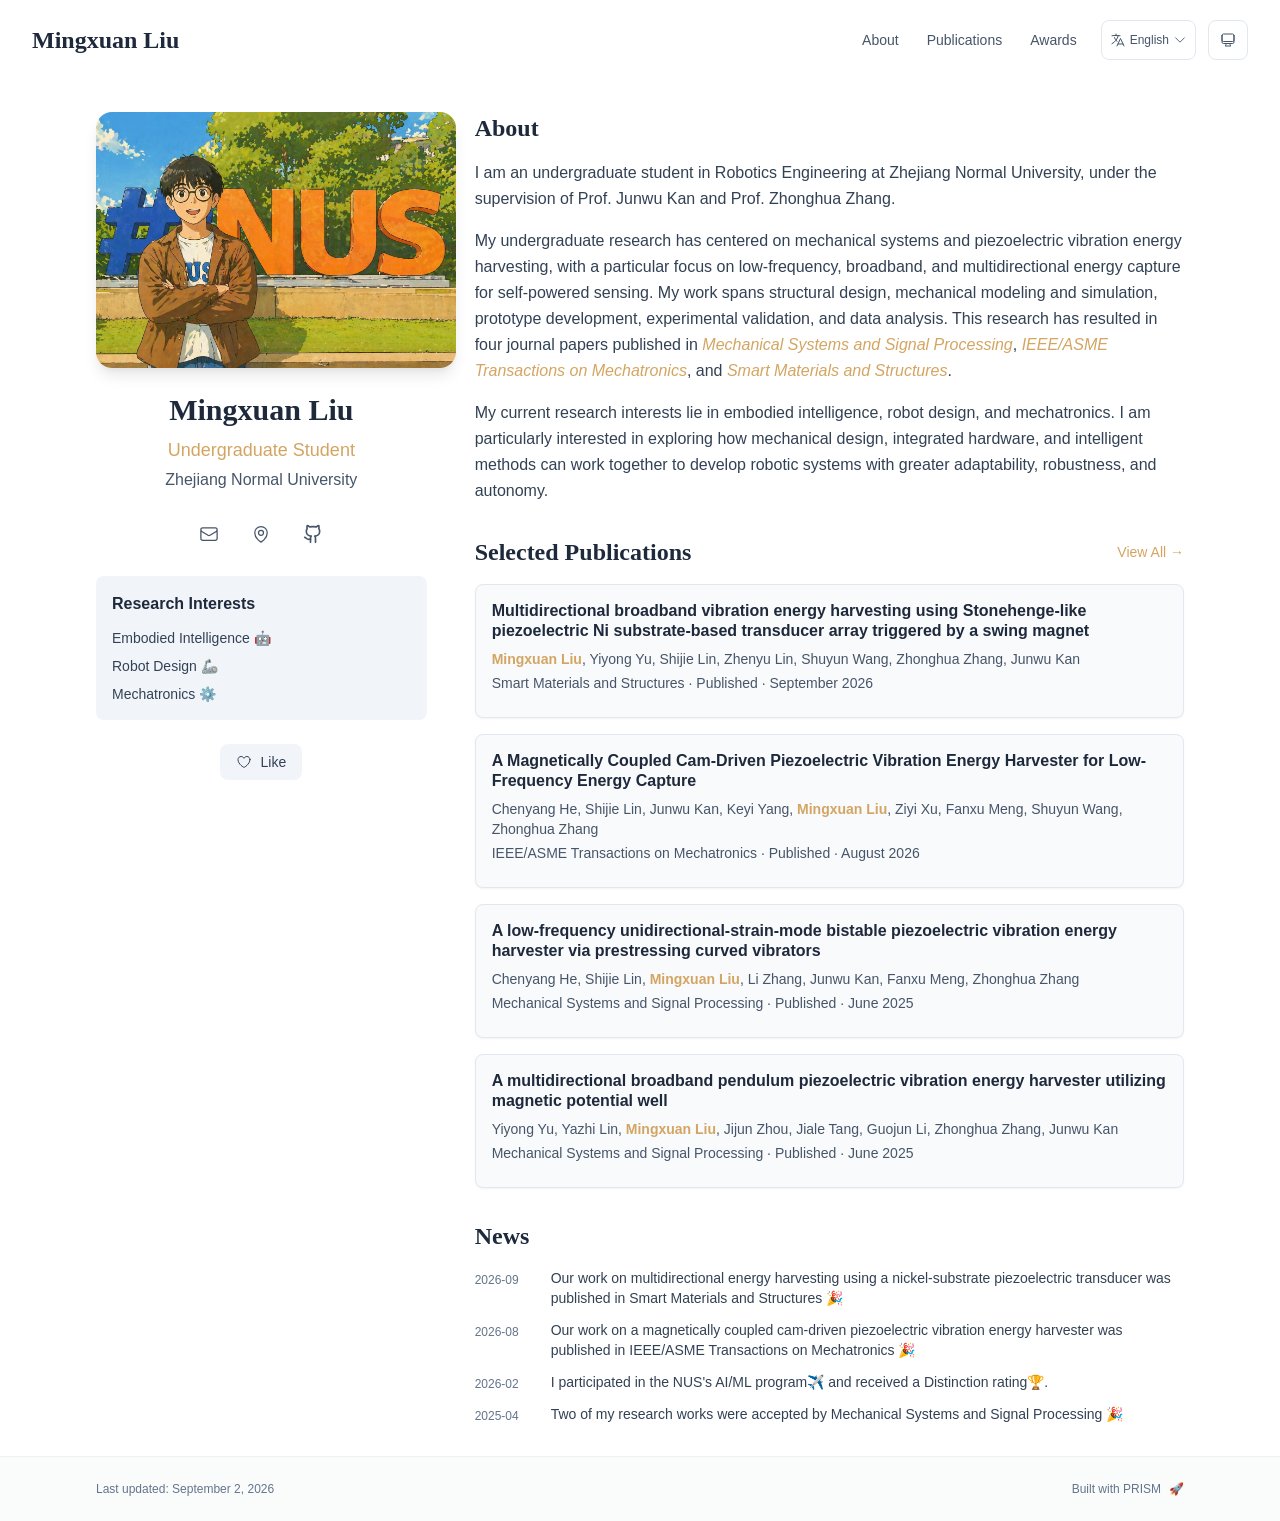
<file: index.html>
<!DOCTYPE html><html lang="en" class="scroll-smooth"><head><meta charSet="utf-8"/><meta name="viewport" content="width=device-width, initial-scale=1"/><link rel="preload" as="image" href="/bio.jpg"/><link rel="stylesheet" href="/_next/static/css/e8522b6788206585.css" data-precedence="next"/><link rel="preload" as="script" fetchPriority="low" href="/_next/static/chunks/webpack-af78f5c2c11af041.js"/><script src="/_next/static/chunks/4bd1b696-70b6d399998de86a.js" async=""></script><script src="/_next/static/chunks/684-5aaa8290a129f299.js" async=""></script><script src="/_next/static/chunks/main-app-d7116f31b9a9098e.js" async=""></script><script src="/_next/static/chunks/461-a9a5d7b05a71d978.js" async=""></script><script src="/_next/static/chunks/874-6cc630662f3664af.js" async=""></script><script src="/_next/static/chunks/291-e39730cc9327e39b.js" async=""></script><script src="/_next/static/chunks/app/layout-7481d956c9ba28b5.js" async=""></script><script src="/_next/static/chunks/378-5449de1b51ff7dc2.js" async=""></script><script src="/_next/static/chunks/748-6cada8c09e3e95da.js" async=""></script><script src="/_next/static/chunks/app/page-82c1eb11b641ca51.js" async=""></script><link rel="icon" href="/favicon.svg" type="image/svg+xml"/><link rel="dns-prefetch" href="https://jialeliu.com"/><link rel="preconnect" href="https://jialeliu.com" crossorigin=""/><link rel="preload" as="font" type="font/woff2" href="https://jialeliu.com/fonts/georgiab.woff2" crossorigin=""/><script>
              try {
                const theme = localStorage.getItem('theme-storage');
                const parsed = theme ? JSON.parse(theme) : null;
                const setting = parsed?.state?.theme || 'system';
                const prefersDark = typeof window !== 'undefined' && window.matchMedia && window.matchMedia('(prefers-color-scheme: dark)').matches;
                const effective = setting === 'dark' ? 'dark' : (setting === 'light' ? 'light' : (prefersDark ? 'dark' : 'light'));
                var root = document.documentElement;
                root.classList.add(effective);
                root.setAttribute('data-theme', effective);
              } catch (e) {
                var root = document.documentElement;
                root.classList.add('light');
                root.setAttribute('data-theme', 'light');
              }
            </script><script>
    try {
      const cfg = {"enabled":true,"locales":["zh","en"],"defaultLocale":"en","mode":"auto","fixedLocale":"en","persist":true,"switcher":true,"labels":{"zh":"中文","en":"English"}};
      const storageKey = 'locale-storage';
      const normalize = (value) => typeof value === 'string' ? value.trim().replace('_', '-').toLowerCase() : '';
      const matchLocale = (candidate) => {
        const normalized = normalize(candidate);
        if (!normalized) return null;
        if (cfg.locales.includes(normalized)) return normalized;
        const language = normalized.split('-')[0];
        if (cfg.locales.includes(language)) return language;
        return null;
      };

      let resolved = null;

      if (cfg.persist) {
        resolved = matchLocale(localStorage.getItem(storageKey));
      }

      if (!resolved) {
        if (cfg.mode === 'fixed') {
          resolved = cfg.fixedLocale;
        } else {
          resolved = matchLocale(navigator.language);
        }
      }

      if (!resolved) {
        resolved = cfg.defaultLocale;
      }

      const root = document.documentElement;
      root.lang = resolved;
      root.setAttribute('data-locale', resolved);

      if (cfg.persist) {
        localStorage.setItem(storageKey, resolved);
      }
    } catch (e) {
      const root = document.documentElement;
      root.lang = 'en';
      root.setAttribute('data-locale', 'en');
    }
  </script><title>Mingxuan Liu</title><meta name="description" content="Personal academic homepage of Mingxuan Liu."/><meta name="author" content="Mingxuan Liu"/><meta name="keywords" content="Mingxuan Liu,Undergraduate,Robotics,Research,Zhejiang Normal University"/><meta name="creator" content="Mingxuan Liu"/><meta name="publisher" content="Mingxuan Liu"/><meta property="og:title" content="Mingxuan Liu"/><meta property="og:description" content="Personal academic homepage of Mingxuan Liu."/><meta property="og:site_name" content="Mingxuan Liu&#x27;s Academic Website"/><meta property="og:locale" content="en_US"/><meta property="og:type" content="website"/><meta name="twitter:card" content="summary"/><meta name="twitter:title" content="Mingxuan Liu"/><meta name="twitter:description" content="Personal academic homepage of Mingxuan Liu."/><link rel="icon" href="/favicon.svg"/><script>document.querySelectorAll('body link[rel="icon"], body link[rel="apple-touch-icon"]').forEach(el => document.head.appendChild(el))</script><script src="/_next/static/chunks/polyfills-42372ed130431b0a.js" noModule=""></script></head><body class="font-sans antialiased"><div style="visibility:hidden"><nav class="fixed top-0 left-0 right-0 z-50" data-headlessui-state=""><div class="transition-all duration-300 ease-out bg-transparent" style="transform:translateY(-100px)"><div class="max-w-7xl mx-auto px-4 sm:px-6 lg:px-8"><div class="flex justify-between items-center h-16 lg:h-20"><div class="flex-shrink-0" tabindex="0"><a class="text-xl lg:text-2xl font-serif font-semibold text-primary hover:text-accent transition-colors duration-200" href="/">Mingxuan Liu</a></div><div class="hidden lg:block"><div class="ml-10 flex items-center space-x-3"><div class="relative flex items-baseline space-x-1"><a data-nav-href="/" class="relative px-3 py-2 text-sm font-medium rounded-lg transition-colors duration-150 text-primary" href="/">About</a><a data-nav-href="/publications" class="relative px-3 py-2 text-sm font-medium rounded-lg transition-colors duration-150 text-neutral-600" href="/publications/">Publications</a><a data-nav-href="/awards" class="relative px-3 py-2 text-sm font-medium rounded-lg transition-colors duration-150 text-neutral-600" href="/awards/">Awards</a></div><div class="flex items-center justify-center w-14 h-10 rounded-lg border border-neutral-200 dark:border-[rgba(148,163,184,0.24)] bg-background dark:bg-neutral-800"><div class="w-6 h-4 rounded bg-neutral-300 animate-pulse"></div></div><div class="flex items-center justify-center w-10 h-10 rounded-lg border border-neutral-200 dark:border-[rgba(148,163,184,0.24)] bg-background dark:bg-neutral-800"><div class="w-4 h-4 rounded-full bg-neutral-300 animate-pulse"></div></div></div></div><div class="lg:hidden flex items-center space-x-2"><div class="flex items-center justify-center w-14 h-10 rounded-lg border border-neutral-200 dark:border-[rgba(148,163,184,0.24)] bg-background dark:bg-neutral-800"><div class="w-6 h-4 rounded bg-neutral-300 animate-pulse"></div></div><div class="flex items-center justify-center w-10 h-10 rounded-lg border border-neutral-200 dark:border-[rgba(148,163,184,0.24)] bg-background dark:bg-neutral-800"><div class="w-4 h-4 rounded-full bg-neutral-300 animate-pulse"></div></div><button class="inline-flex items-center justify-center p-2 rounded-md text-neutral-600 hover:text-primary hover:bg-neutral-100 dark:hover:bg-neutral-800 focus:outline-none focus:ring-2 focus:ring-inset focus:ring-accent transition-colors duration-200" id="headlessui-disclosure-button-«R7pdb»" type="button" aria-expanded="false" data-headlessui-state=""><span class="sr-only">Open main menu</span><div><svg xmlns="http://www.w3.org/2000/svg" fill="none" viewBox="0 0 24 24" stroke-width="1.5" stroke="currentColor" aria-hidden="true" data-slot="icon" class="block h-6 w-6"><path stroke-linecap="round" stroke-linejoin="round" d="M3.75 6.75h16.5M3.75 12h16.5m-16.5 5.25h16.5"></path></svg></div></button></div></div></div></div></nav><main class="min-h-screen pt-16 lg:pt-20"><div class="max-w-6xl mx-auto px-4 sm:px-6 lg:px-8 py-8 bg-background min-h-screen"><div class="grid grid-cols-1 lg:grid-cols-3 gap-12"><div class="lg:col-span-1"><div class="sticky top-8" style="opacity:0;transform:translateY(20px)"><div class="w-90 h-64 mx-auto mb-6 rounded-2xl overflow-hidden shadow-lg hover:shadow-xl transition-all duration-200 hover:scale-105"><img alt="Mingxuan Liu" width="256" height="256" decoding="async" data-nimg="1" class="w-full h-full object-cover object-[48%_center]" style="color:transparent" src="/bio.jpg"/></div><div class="text-center mb-6"><h1 class="text-3xl font-serif font-bold text-primary mb-2">Mingxuan Liu</h1><p class="text-lg text-accent font-medium mb-1">Undergraduate Student</p><p class="text-neutral-600 mb-2">Zhejiang Normal University</p></div><div class="flex flex-wrap justify-center gap-3 sm:gap-4 mb-6 relative px-2"><div class="relative"><button class="p-2 sm:p-2 transition-colors duration-200 text-neutral-600 dark:text-neutral-400 hover:text-accent" aria-label="Email"><svg xmlns="http://www.w3.org/2000/svg" fill="none" viewBox="0 0 24 24" stroke-width="1.5" stroke="currentColor" aria-hidden="true" data-slot="icon" class="h-5 w-5"><path stroke-linecap="round" stroke-linejoin="round" d="M21.75 6.75v10.5a2.25 2.25 0 0 1-2.25 2.25h-15a2.25 2.25 0 0 1-2.25-2.25V6.75m19.5 0A2.25 2.25 0 0 0 19.5 4.5h-15a2.25 2.25 0 0 0-2.25 2.25m19.5 0v.243a2.25 2.25 0 0 1-1.07 1.916l-7.5 4.615a2.25 2.25 0 0 1-2.36 0L3.32 8.91a2.25 2.25 0 0 1-1.07-1.916V6.75"></path></svg></button></div><div class="relative"><button class="p-2 sm:p-2 transition-colors duration-200 text-neutral-600 dark:text-neutral-400 hover:text-accent" aria-label="Location"><svg xmlns="http://www.w3.org/2000/svg" fill="none" viewBox="0 0 24 24" stroke-width="1.5" stroke="currentColor" aria-hidden="true" data-slot="icon" class="h-5 w-5"><path stroke-linecap="round" stroke-linejoin="round" d="M15 10.5a3 3 0 1 1-6 0 3 3 0 0 1 6 0Z"></path><path stroke-linecap="round" stroke-linejoin="round" d="M19.5 10.5c0 7.142-7.5 11.25-7.5 11.25S4.5 17.642 4.5 10.5a7.5 7.5 0 1 1 15 0Z"></path></svg></button></div><a href="https://github.com/MingxuanLiu567" target="_blank" rel="noopener noreferrer" class="p-2 sm:p-2 text-neutral-600 dark:text-neutral-400 hover:text-accent transition-colors duration-200" aria-label="GitHub"><svg xmlns="http://www.w3.org/2000/svg" width="24" height="24" viewBox="0 0 24 24" fill="none" stroke="currentColor" stroke-width="2" stroke-linecap="round" stroke-linejoin="round" class="lucide lucide-github h-5 w-5" aria-hidden="true"><path d="M15 22v-4a4.8 4.8 0 0 0-1-3.5c3 0 6-2 6-5.5.08-1.25-.27-2.48-1-3.5.28-1.15.28-2.35 0-3.5 0 0-1 0-3 1.5-2.64-.5-5.36-.5-8 0C6 2 5 2 5 2c-.3 1.15-.3 2.35 0 3.5A5.403 5.403 0 0 0 4 9c0 3.5 3 5.5 6 5.5-.39.49-.68 1.05-.85 1.65-.17.6-.22 1.23-.15 1.85v4"></path><path d="M9 18c-4.51 2-5-2-7-2"></path></svg></a></div><div class="bg-neutral-100 dark:bg-neutral-800 rounded-lg p-4 mb-6 hover:shadow-lg transition-all duration-200 hover:scale-[1.02]"><h3 class="font-semibold text-primary mb-3">Research Interests</h3><div class="space-y-2 text-sm text-neutral-700 dark:text-neutral-500"><div>Embodied Intelligence 🤖</div><div>Robot Design 🦾</div><div>Mechatronics ⚙️</div></div></div><div class="flex justify-center"><div class="relative"><button class="flex items-center space-x-2 px-4 py-2 rounded-lg font-medium text-sm transition-all duration-200 bg-neutral-100 dark:bg-neutral-800 text-neutral-700 dark:text-neutral-500 hover:bg-red-50 dark:hover:bg-red-900/20 hover:text-red-600 dark:hover:text-red-400 cursor-pointer" tabindex="0"><svg xmlns="http://www.w3.org/2000/svg" fill="none" viewBox="0 0 24 24" stroke-width="1.5" stroke="currentColor" aria-hidden="true" data-slot="icon" class="h-4 w-4"><path stroke-linecap="round" stroke-linejoin="round" d="M21 8.25c0-2.485-2.099-4.5-4.688-4.5-1.935 0-3.597 1.126-4.312 2.733-.715-1.607-2.377-2.733-4.313-2.733C5.1 3.75 3 5.765 3 8.25c0 7.22 9 12 9 12s9-4.78 9-12Z"></path></svg><span>Like</span></button></div></div></div></div><div class="lg:col-span-2 space-y-8"><section id="about" class="scroll-mt-24 space-y-8"><section style="opacity:0;transform:translateY(20px)"><h2 class="text-2xl font-serif font-bold text-primary mb-4">About</h2><div class="text-neutral-700 dark:text-neutral-600 leading-relaxed"><p class="mb-4 last:mb-0">I am an undergraduate student in Robotics Engineering at Zhejiang Normal University, under the supervision of Prof. Junwu Kan and Prof. Zhonghua Zhang.</p>
<p class="mb-4 last:mb-0">My undergraduate research has centered on mechanical systems and piezoelectric vibration energy harvesting, with a particular focus on low-frequency, broadband, and multidirectional energy capture for self-powered sensing. My work spans structural design, mechanical modeling and simulation, prototype development, experimental validation, and data analysis. This research has resulted in four journal papers published in <em class="italic font-medium text-accent">Mechanical Systems and Signal Processing</em>, <em class="italic font-medium text-accent">IEEE/ASME Transactions on Mechatronics</em>, and <em class="italic font-medium text-accent">Smart Materials and Structures</em>.</p>
<p class="mb-4 last:mb-0">My current research interests lie in embodied intelligence, robot design, and mechatronics. I am particularly interested in exploring how mechanical design, integrated hardware, and intelligent methods can work together to develop robotic systems with greater adaptability, robustness, and autonomy.</p></div></section><section style="opacity:0;transform:translateY(20px)"><div class="flex items-center justify-between mb-4"><h2 class="text-2xl font-serif font-bold text-primary">Selected Publications</h2><a class="text-accent hover:text-accent-dark text-sm font-medium transition-all duration-200 rounded hover:bg-accent/10 hover:shadow-sm" href="/publications/">View All<!-- --> →</a></div><div class="space-y-4"><div class="bg-neutral-50 dark:bg-neutral-800 p-4 rounded-lg shadow-sm border border-neutral-200 dark:border-[rgba(148,163,184,0.24)] hover:shadow-lg transition-all duration-200 hover:scale-[1.02]" style="opacity:0;transform:translateY(20px)"><h3 class="font-semibold text-primary mb-2 leading-tight">Multidirectional broadband vibration energy harvesting using Stonehenge-like piezoelectric Ni substrate-based transducer array triggered by a swing magnet</h3><p class="text-sm text-neutral-600 dark:text-neutral-500 mb-1"><span><span class="font-semibold text-accent ">Mingxuan Liu</span>, </span><span><span class=" ">Yiyong Yu</span>, </span><span><span class=" ">Shijie Lin</span>, </span><span><span class=" ">Zhenyu Lin</span>, </span><span><span class=" ">Shuyun Wang</span>, </span><span><span class=" ">Zhonghua Zhang</span>, </span><span><span class=" ">Junwu Kan</span></span></p><p class="text-sm text-neutral-600 dark:text-neutral-500 mb-2">Smart Materials and Structures<!-- --> · <!-- -->Published<!-- --> · <!-- -->September <!-- -->2026</p></div><div class="bg-neutral-50 dark:bg-neutral-800 p-4 rounded-lg shadow-sm border border-neutral-200 dark:border-[rgba(148,163,184,0.24)] hover:shadow-lg transition-all duration-200 hover:scale-[1.02]" style="opacity:0;transform:translateY(20px)"><h3 class="font-semibold text-primary mb-2 leading-tight">A Magnetically Coupled Cam-Driven Piezoelectric Vibration Energy Harvester for Low-Frequency Energy Capture</h3><p class="text-sm text-neutral-600 dark:text-neutral-500 mb-1"><span><span class=" ">Chenyang He</span>, </span><span><span class=" ">Shijie Lin</span>, </span><span><span class=" ">Junwu Kan</span>, </span><span><span class=" ">Keyi Yang</span>, </span><span><span class="font-semibold text-accent ">Mingxuan Liu</span>, </span><span><span class=" ">Ziyi Xu</span>, </span><span><span class=" ">Fanxu Meng</span>, </span><span><span class=" ">Shuyun Wang</span>, </span><span><span class=" ">Zhonghua Zhang</span></span></p><p class="text-sm text-neutral-600 dark:text-neutral-500 mb-2">IEEE/ASME Transactions on Mechatronics<!-- --> · <!-- -->Published<!-- --> · <!-- -->August <!-- -->2026</p></div><div class="bg-neutral-50 dark:bg-neutral-800 p-4 rounded-lg shadow-sm border border-neutral-200 dark:border-[rgba(148,163,184,0.24)] hover:shadow-lg transition-all duration-200 hover:scale-[1.02]" style="opacity:0;transform:translateY(20px)"><h3 class="font-semibold text-primary mb-2 leading-tight">A low-frequency unidirectional-strain-mode bistable piezoelectric vibration energy harvester via prestressing curved vibrators</h3><p class="text-sm text-neutral-600 dark:text-neutral-500 mb-1"><span><span class=" ">Chenyang He</span>, </span><span><span class=" ">Shijie Lin</span>, </span><span><span class="font-semibold text-accent ">Mingxuan Liu</span>, </span><span><span class=" ">Li Zhang</span>, </span><span><span class=" ">Junwu Kan</span>, </span><span><span class=" ">Fanxu Meng</span>, </span><span><span class=" ">Zhonghua Zhang</span></span></p><p class="text-sm text-neutral-600 dark:text-neutral-500 mb-2">Mechanical Systems and Signal Processing<!-- --> · <!-- -->Published<!-- --> · <!-- -->June <!-- -->2025</p></div><div class="bg-neutral-50 dark:bg-neutral-800 p-4 rounded-lg shadow-sm border border-neutral-200 dark:border-[rgba(148,163,184,0.24)] hover:shadow-lg transition-all duration-200 hover:scale-[1.02]" style="opacity:0;transform:translateY(20px)"><h3 class="font-semibold text-primary mb-2 leading-tight">A multidirectional broadband pendulum piezoelectric vibration energy harvester utilizing magnetic potential well</h3><p class="text-sm text-neutral-600 dark:text-neutral-500 mb-1"><span><span class=" ">Yiyong Yu</span>, </span><span><span class=" ">Yazhi Lin</span>, </span><span><span class="font-semibold text-accent ">Mingxuan Liu</span>, </span><span><span class=" ">Jijun Zhou</span>, </span><span><span class=" ">Jiale Tang</span>, </span><span><span class=" ">Guojun Li</span>, </span><span><span class=" ">Zhonghua Zhang</span>, </span><span><span class=" ">Junwu Kan</span></span></p><p class="text-sm text-neutral-600 dark:text-neutral-500 mb-2">Mechanical Systems and Signal Processing<!-- --> · <!-- -->Published<!-- --> · <!-- -->June <!-- -->2025</p></div></div></section><section style="opacity:0;transform:translateY(20px)"><h2 class="text-2xl font-serif font-bold text-primary mb-4">News</h2><div class="space-y-3"><div class="flex items-start space-x-3"><span class="text-xs text-neutral-500 mt-1 w-16 flex-shrink-0">2026-09</span><p class="text-sm text-neutral-700">Our work on multidirectional energy harvesting using a nickel-substrate piezoelectric transducer was published in Smart Materials and Structures 🎉</p></div><div class="flex items-start space-x-3"><span class="text-xs text-neutral-500 mt-1 w-16 flex-shrink-0">2026-08</span><p class="text-sm text-neutral-700">Our work on a magnetically coupled cam-driven piezoelectric vibration energy harvester was published in IEEE/ASME Transactions on Mechatronics 🎉</p></div><div class="flex items-start space-x-3"><span class="text-xs text-neutral-500 mt-1 w-16 flex-shrink-0">2026-02</span><p class="text-sm text-neutral-700">I participated in the NUS&#x27;s AI/ML program✈️ and received a Distinction rating🏆.</p></div><div class="flex items-start space-x-3"><span class="text-xs text-neutral-500 mt-1 w-16 flex-shrink-0">2025-04</span><p class="text-sm text-neutral-700">Two of my research works were accepted by Mechanical Systems and Signal Processing 🎉</p></div></div></section></section></div></div></div><!--$--><!--/$--><!--$--><!--/$--></main><footer class="border-t border-neutral-200/50 bg-neutral-50/50 dark:bg-neutral-900/50 dark:border-neutral-700/50"><div class="max-w-6xl mx-auto px-4 sm:px-6 lg:px-8 py-6"><div class="flex flex-col sm:flex-row justify-between items-center gap-2"><p class="text-xs text-neutral-500">Last updated<!-- -->: <!-- -->September 2, 2026</p><p class="text-xs text-neutral-500 flex items-center"><a href="https://github.com/xyjoey/PRISM" target="_blank" rel="noopener noreferrer">Built with PRISM</a><span class="ml-2">🚀</span></p></div></div></footer></div><script src="/_next/static/chunks/webpack-af78f5c2c11af041.js" async=""></script><script>(self.__next_f=self.__next_f||[]).push([0])</script><script>self.__next_f.push([1,"1:\"$Sreact.fragment\"\n3:I[3719,[\"461\",\"static/chunks/461-a9a5d7b05a71d978.js\",\"874\",\"static/chunks/874-6cc630662f3664af.js\",\"291\",\"static/chunks/291-e39730cc9327e39b.js\",\"177\",\"static/chunks/app/layout-7481d956c9ba28b5.js\"],\"ThemeProvider\"]\n4:I[310,[\"461\",\"static/chunks/461-a9a5d7b05a71d978.js\",\"874\",\"static/chunks/874-6cc630662f3664af.js\",\"291\",\"static/chunks/291-e39730cc9327e39b.js\",\"177\",\"static/chunks/app/layout-7481d956c9ba28b5.js\"],\"LocaleProvider\"]\n5:I[4574,[\"461\",\"static/chunks/461-a9a5d7b05a71d978.js\",\"874\",\"static/chunks/874-6cc630662f3664af.js\",\"291\",\"static/chunks/291-e39730cc9327e39b.js\",\"177\",\"static/chunks/app/layout-7481d956c9ba28b5.js\"],\"default\"]\n6:I[7555,[],\"\"]\n7:I[1295,[],\"\"]\n8:I[2548,[\"461\",\"static/chunks/461-a9a5d7b05a71d978.js\",\"874\",\"static/chunks/874-6cc630662f3664af.js\",\"291\",\"static/chunks/291-e39730cc9327e39b.js\",\"177\",\"static/chunks/app/layout-7481d956c9ba28b5.js\"],\"default\"]\n9:I[6613,[\"461\",\"static/chunks/461-a9a5d7b05a71d978.js\",\"378\",\"static/chunks/378-5449de1b51ff7dc2.js\",\"874\",\"static/chunks/874-6cc630662f3664af.js\",\"748\",\"static/chunks/748-6cada8c09e3e95da.js\",\"974\",\"static/chunks/app/page-82c1eb11b641ca51.js\"],\"default\"]\n12:I[9665,[],\"MetadataBoundary\"]\n14:I[9665,[],\"OutletBoundary\"]\n17:I[4911,[],\"AsyncMetadataOutlet\"]\n19:I[9665,[],\"ViewportBoundary\"]\n1b:I[6614,[],\"\"]\n:HL[\"/_next/static/css/e8522b6788206585.css\",\"style\"]\n2:T590,\n    try {\n      const cfg = {\"enabled\":true,\"locales\":[\"zh\",\"en\"],\"defaultLocale\":\"en\",\"mode\":\"auto\",\"fixedLocale\":\"en\",\"persist\":true,\"switcher\":true,\"labels\":{\"zh\":\"中文\",\"en\":\"English\"}};\n      const storageKey = 'locale-storage';\n      const normalize = (value) =\u003e typeof value === 'string' ? value.trim().replace('_', '-').toLowerCase() : '';\n      const matchLocale = (candidate) =\u003e {\n        const normalized = normalize(candidate);\n        if (!normalized) return null;\n        if (cfg.locales.includes(normalized)) return normalized;\n        const language = normalized.split('-')[0];\n        if (cfg.locales.includes(language)) return language;\n     "])</script><script>self.__next_f.push([1,"   return null;\n      };\n\n      let resolved = null;\n\n      if (cfg.persist) {\n        resolved = matchLocale(localStorage.getItem(storageKey));\n      }\n\n      if (!resolved) {\n        if (cfg.mode === 'fixed') {\n          resolved = cfg.fixedLocale;\n        } else {\n          resolved = matchLocale(navigator.language);\n        }\n      }\n\n      if (!resolved) {\n        resolved = cfg.defaultLocale;\n      }\n\n      const root = document.documentElement;\n      root.lang = resolved;\n      root.setAttribute('data-locale', resolved);\n\n      if (cfg.persist) {\n        localStorage.setItem(storageKey, resolved);\n      }\n    } catch (e) {\n      const root = document.documentElement;\n      root.lang = 'en';\n      root.setAttribute('data-locale', 'en');\n    }\n  a:T762,Vibration energy harvesting using piezoelectric transduction becomes increasingly popular as a promising alternative to electrochemical batteries for powering low-power wireless and portable electronic devices. A low-frequency unidirectional-strain-mode bistable piezoelectric vibration energy harvester (USB-PVEH) is proposed to offer a viable solution to the possible damage caused by the bidirectional deformation of piezoelectric plates in this paper. The salient characteristics of the USB-PVEH were that bistable vibration energy harvesting was implemented via the unidirectional-strain piezoelectric vibrators which were constructed by prepressuring two initially-curved piezoelectric plates. Also, the deformation of pre-bent piezoelectric vibrators subjected to the unidirectional compressive strain wasn’t directly induced by the external vibration source but triggered indirectly by the elastic beam. To prove the structural feasibility and ascertain the influence of adjustable magnet installation parameters on the energy harvester, the theoretical investigation, simulation, fabrication and experimental testing were conducted. The results showed that the potential well structure in nonlinear magnetic force can be altered by adjusting installation parameters suc"])</script><script>self.__next_f.push([1,"h as the horizontal distance, vertical distance and installation angle of the adjustable magnet, thereby modifying the dynamic performance of the energy harvester. Additionally, the USB-PVEH exhibited an optimal parameter combination (d = 14 mm, h = 6 mm, α = 67.5°), where the natural frequency was 16 Hz and the effective bandwidth was 19.6 Hz. Furthermore, the maximum output power of the USB-PVEH could reach 5.27 mW at 16 Hz with the optimal load resistance of 70 kΩ. Consequently, it is expected that the USB-PVEH can provide reference for the structural design of PVEH in high-amplitude environments.b:T9a5,"])</script><script>self.__next_f.push([1,"@article{HE2025112692,\n  title = {A low-frequency unidirectional-strain-mode bistable piezoelectric vibration energy harvester via prestressing curved vibrators},\n  journal = {Mechanical Systems and Signal Processing},\n  volume = {232},\n  pages = {112692},\n  year = {2025},\n  month = {jun},\n  issn = {0888-3270},\n  doi = {10.1016/j.ymssp.2025.112692},\n  url = {https://www.sciencedirect.com/science/article/pii/S0888327025003930},\n  author = {Chenyang He and Shijie Lin and Mingxuan Liu and Li Zhang and Junwu Kan and Fanxu Meng and Zhonghua Zhang},\n  abstract = {Vibration energy harvesting using piezoelectric transduction becomes increasingly popular as a promising alternative to electrochemical batteries for powering low-power wireless and portable electronic devices. A low-frequency unidirectional-strain-mode bistable piezoelectric vibration energy harvester (USB-PVEH) is proposed to offer a viable solution to the possible damage caused by the bidirectional deformation of piezoelectric plates in this paper. The salient characteristics of the USB-PVEH were that bistable vibration energy harvesting was implemented via the unidirectional-strain piezoelectric vibrators which were constructed by prepressuring two initially-curved piezoelectric plates. Also, the deformation of pre-bent piezoelectric vibrators subjected to the unidirectional compressive strain wasn’t directly induced by the external vibration source but triggered indirectly by the elastic beam. To prove the structural feasibility and ascertain the influence of adjustable magnet installation parameters on the energy harvester, the theoretical investigation, simulation, fabrication and experimental testing were conducted. The results showed that the potential well structure in nonlinear magnetic force can be altered by adjusting installation parameters such as the horizontal distance, vertical distance and installation angle of the adjustable magnet, thereby modifying the dynamic performance of the energy harvester. Additionally, the USB-PVEH exhibited an optimal parameter combination (d = 14 mm, h = 6 mm, α = 67.5°), where the natural frequency was 16 Hz and the effective bandwidth was 19.6 Hz. Furthermore, the maximum output power of the USB-PVEH could reach 5.27 mW at 16 Hz with the optimal load resistance of 70 kΩ. Consequently, it is expected that the USB-PVEH can provide reference for the structural design of PVEH in high-amplitude environments.}\n}"])</script><script>self.__next_f.push([1,"c:T56c,Harvesting energy from environmental vibrations using piezoelectric mechanism had attracted much attention for powering wireless sensors over the past decades. To enhance the environmental adaptability of energy harvesters, a multidirectional broadband pendulum piezoelectric vibration energy harvester utilizing magnetic potential well (MPW-PVEH) is proposed in this paper. The MPW-PVEH consists of piezoelectric cantilever beams and a multi-directional pendulum which can oscillate in any direction and pluck the piezoelectric cantilever beam to only yield unidirectional compressive stress. Theoretical analyses and experimental tests were carried out to verify the feasibility of the harvester. The results showed that MPW-PVEH was capable of harvesting horizontal omnidirectional vibration energy between 7 Hz and 10.5 Hz by adjusting the proof mass and torsion radius. Moreover, the operating band of the harvester could be broadened from 4 Hz to 14 Hz by adjusting the magnet distance. The maximum power fluctuation of MPW-PVEH was only 12 % at any horizontal excitation angle, which indicated that MPW-PVEH had good multidirectional consistency. Additionally, the optimum output power of MPW-PVEH could reach 15.6 mW with the load resistance of 90 kΩ at 8 Hz. Furthermore, MPW-PVEH could light 250 LEDs as well as power a temperature sensor and a transmitter module continuously.d:T7a8,@article{YU2025112730,\n  title = {A multidirectional broadband pendulum piezoelectric vibration energy harvester utilizing magnetic potential well},\n  journal = {Mechanical Systems and Signal Processing},\n  volume = {232},\n  pages = {112730},\n  year = {2025},\n  month = {jun},\n  issn = {0888-3270},\n  doi = {10.1016/j.ymssp.2025.112730},\n  url = {https://www.sciencedirect.com/science/article/pii/S0888327025004315},\n  author = {Yiyong Yu and Yazhi Lin and Mingxuan Liu and Jijun Zhou and Jiale Tang and Guojun Li and Zhonghua Zhang and Junwu Kan},\n  abstract = {Harvesting energy from environmental vibrations using piezoelectric mechanism had a"])</script><script>self.__next_f.push([1,"ttracted much attention for powering wireless sensors over the past decades. To enhance the environmental adaptability of energy harvesters, a multidirectional broadband pendulum piezoelectric vibration energy harvester utilizing magnetic potential well (MPW-PVEH) is proposed in this paper. The MPW-PVEH consists of piezoelectric cantilever beams and a multi-directional pendulum which can oscillate in any direction and pluck the piezoelectric cantilever beam to only yield unidirectional compressive stress. Theoretical analyses and experimental tests were carried out to verify the feasibility of the harvester. The results showed that MPW-PVEH was capable of harvesting horizontal omnidirectional vibration energy between 7 Hz and 10.5 Hz by adjusting the proof mass and torsion radius. Moreover, the operating band of the harvester could be broadened from 4 Hz to 14 Hz by adjusting the magnet distance. The maximum power fluctuation of MPW-PVEH was only 12 % at any horizontal excitation angle, which indicated that MPW-PVEH had good multidirectional consistency. Additionally, the optimum output power of MPW-PVEH could reach 15.6 mW with the load resistance of 90 kΩ at 8 Hz. Furthermore, MPW-PVEH could light 250 LEDs as well as power a temperature sensor and a transmitter module continuously.}\n}e:T762,Vibration energy harvesting using piezoelectric transduction becomes increasingly popular as a promising alternative to electrochemical batteries for powering low-power wireless and portable electronic devices. A low-frequency unidirectional-strain-mode bistable piezoelectric vibration energy harvester (USB-PVEH) is proposed to offer a viable solution to the possible damage caused by the bidirectional deformation of piezoelectric plates in this paper. The salient characteristics of the USB-PVEH were that bistable vibration energy harvesting was implemented via the unidirectional-strain piezoelectric vibrators which were constructed by prepressuring two initially-curved piezoelectric plates. Also, the deformation of pr"])</script><script>self.__next_f.push([1,"e-bent piezoelectric vibrators subjected to the unidirectional compressive strain wasn’t directly induced by the external vibration source but triggered indirectly by the elastic beam. To prove the structural feasibility and ascertain the influence of adjustable magnet installation parameters on the energy harvester, the theoretical investigation, simulation, fabrication and experimental testing were conducted. The results showed that the potential well structure in nonlinear magnetic force can be altered by adjusting installation parameters such as the horizontal distance, vertical distance and installation angle of the adjustable magnet, thereby modifying the dynamic performance of the energy harvester. Additionally, the USB-PVEH exhibited an optimal parameter combination (d = 14 mm, h = 6 mm, α = 67.5°), where the natural frequency was 16 Hz and the effective bandwidth was 19.6 Hz. Furthermore, the maximum output power of the USB-PVEH could reach 5.27 mW at 16 Hz with the optimal load resistance of 70 kΩ. Consequently, it is expected that the USB-PVEH can provide reference for the structural design of PVEH in high-amplitude environments.f:T9a5,"])</script><script>self.__next_f.push([1,"@article{HE2025112692,\n  title = {A low-frequency unidirectional-strain-mode bistable piezoelectric vibration energy harvester via prestressing curved vibrators},\n  journal = {Mechanical Systems and Signal Processing},\n  volume = {232},\n  pages = {112692},\n  year = {2025},\n  month = {jun},\n  issn = {0888-3270},\n  doi = {10.1016/j.ymssp.2025.112692},\n  url = {https://www.sciencedirect.com/science/article/pii/S0888327025003930},\n  author = {Chenyang He and Shijie Lin and Mingxuan Liu and Li Zhang and Junwu Kan and Fanxu Meng and Zhonghua Zhang},\n  abstract = {Vibration energy harvesting using piezoelectric transduction becomes increasingly popular as a promising alternative to electrochemical batteries for powering low-power wireless and portable electronic devices. A low-frequency unidirectional-strain-mode bistable piezoelectric vibration energy harvester (USB-PVEH) is proposed to offer a viable solution to the possible damage caused by the bidirectional deformation of piezoelectric plates in this paper. The salient characteristics of the USB-PVEH were that bistable vibration energy harvesting was implemented via the unidirectional-strain piezoelectric vibrators which were constructed by prepressuring two initially-curved piezoelectric plates. Also, the deformation of pre-bent piezoelectric vibrators subjected to the unidirectional compressive strain wasn’t directly induced by the external vibration source but triggered indirectly by the elastic beam. To prove the structural feasibility and ascertain the influence of adjustable magnet installation parameters on the energy harvester, the theoretical investigation, simulation, fabrication and experimental testing were conducted. The results showed that the potential well structure in nonlinear magnetic force can be altered by adjusting installation parameters such as the horizontal distance, vertical distance and installation angle of the adjustable magnet, thereby modifying the dynamic performance of the energy harvester. Additionally, the USB-PVEH exhibited an optimal parameter combination (d = 14 mm, h = 6 mm, α = 67.5°), where the natural frequency was 16 Hz and the effective bandwidth was 19.6 Hz. Furthermore, the maximum output power of the USB-PVEH could reach 5.27 mW at 16 Hz with the optimal load resistance of 70 kΩ. Consequently, it is expected that the USB-PVEH can provide reference for the structural design of PVEH in high-amplitude environments.}\n}"])</script><script>self.__next_f.push([1,"10:T56c,Harvesting energy from environmental vibrations using piezoelectric mechanism had attracted much attention for powering wireless sensors over the past decades. To enhance the environmental adaptability of energy harvesters, a multidirectional broadband pendulum piezoelectric vibration energy harvester utilizing magnetic potential well (MPW-PVEH) is proposed in this paper. The MPW-PVEH consists of piezoelectric cantilever beams and a multi-directional pendulum which can oscillate in any direction and pluck the piezoelectric cantilever beam to only yield unidirectional compressive stress. Theoretical analyses and experimental tests were carried out to verify the feasibility of the harvester. The results showed that MPW-PVEH was capable of harvesting horizontal omnidirectional vibration energy between 7 Hz and 10.5 Hz by adjusting the proof mass and torsion radius. Moreover, the operating band of the harvester could be broadened from 4 Hz to 14 Hz by adjusting the magnet distance. The maximum power fluctuation of MPW-PVEH was only 12 % at any horizontal excitation angle, which indicated that MPW-PVEH had good multidirectional consistency. Additionally, the optimum output power of MPW-PVEH could reach 15.6 mW with the load resistance of 90 kΩ at 8 Hz. Furthermore, MPW-PVEH could light 250 LEDs as well as power a temperature sensor and a transmitter module continuously.11:T7a8,@article{YU2025112730,\n  title = {A multidirectional broadband pendulum piezoelectric vibration energy harvester utilizing magnetic potential well},\n  journal = {Mechanical Systems and Signal Processing},\n  volume = {232},\n  pages = {112730},\n  year = {2025},\n  month = {jun},\n  issn = {0888-3270},\n  doi = {10.1016/j.ymssp.2025.112730},\n  url = {https://www.sciencedirect.com/science/article/pii/S0888327025004315},\n  author = {Yiyong Yu and Yazhi Lin and Mingxuan Liu and Jijun Zhou and Jiale Tang and Guojun Li and Zhonghua Zhang and Junwu Kan},\n  abstract = {Harvesting energy from environmental vibrations using piezoelectric mechanism had"])</script><script>self.__next_f.push([1," attracted much attention for powering wireless sensors over the past decades. To enhance the environmental adaptability of energy harvesters, a multidirectional broadband pendulum piezoelectric vibration energy harvester utilizing magnetic potential well (MPW-PVEH) is proposed in this paper. The MPW-PVEH consists of piezoelectric cantilever beams and a multi-directional pendulum which can oscillate in any direction and pluck the piezoelectric cantilever beam to only yield unidirectional compressive stress. Theoretical analyses and experimental tests were carried out to verify the feasibility of the harvester. The results showed that MPW-PVEH was capable of harvesting horizontal omnidirectional vibration energy between 7 Hz and 10.5 Hz by adjusting the proof mass and torsion radius. Moreover, the operating band of the harvester could be broadened from 4 Hz to 14 Hz by adjusting the magnet distance. The maximum power fluctuation of MPW-PVEH was only 12 % at any horizontal excitation angle, which indicated that MPW-PVEH had good multidirectional consistency. Additionally, the optimum output power of MPW-PVEH could reach 15.6 mW with the load resistance of 90 kΩ at 8 Hz. Furthermore, MPW-PVEH could light 250 LEDs as well as power a temperature sensor and a transmitter module continuously.}\n}"])</script><script>self.__next_f.push([1,"0:{\"P\":null,\"b\":\"YllPC0d0fLhs3xA4VUX0F\",\"p\":\"\",\"c\":[\"\",\"\"],\"i\":false,\"f\":[[[\"\",{\"children\":[\"__PAGE__\",{}]},\"$undefined\",\"$undefined\",true],[\"\",[\"$\",\"$1\",\"c\",{\"children\":[[[\"$\",\"link\",\"0\",{\"rel\":\"stylesheet\",\"href\":\"/_next/static/css/e8522b6788206585.css\",\"precedence\":\"next\",\"crossOrigin\":\"$undefined\",\"nonce\":\"$undefined\"}]],[\"$\",\"html\",null,{\"lang\":\"en\",\"className\":\"scroll-smooth\",\"suppressHydrationWarning\":true,\"children\":[[\"$\",\"head\",null,{\"children\":[[\"$\",\"link\",null,{\"rel\":\"icon\",\"href\":\"/favicon.svg\",\"type\":\"image/svg+xml\"}],[\"$\",\"link\",null,{\"rel\":\"dns-prefetch\",\"href\":\"https://jialeliu.com\"}],[\"$\",\"link\",null,{\"rel\":\"preconnect\",\"href\":\"https://jialeliu.com\",\"crossOrigin\":\"\"}],[\"$\",\"link\",null,{\"rel\":\"preload\",\"as\":\"font\",\"type\":\"font/woff2\",\"href\":\"https://jialeliu.com/fonts/georgiab.woff2\",\"crossOrigin\":\"\"}],[\"$\",\"script\",null,{\"dangerouslySetInnerHTML\":{\"__html\":\"\\n              try {\\n                const theme = localStorage.getItem('theme-storage');\\n                const parsed = theme ? JSON.parse(theme) : null;\\n                const setting = parsed?.state?.theme || 'system';\\n                const prefersDark = typeof window !== 'undefined' \u0026\u0026 window.matchMedia \u0026\u0026 window.matchMedia('(prefers-color-scheme: dark)').matches;\\n                const effective = setting === 'dark' ? 'dark' : (setting === 'light' ? 'light' : (prefersDark ? 'dark' : 'light'));\\n                var root = document.documentElement;\\n                root.classList.add(effective);\\n                root.setAttribute('data-theme', effective);\\n              } catch (e) {\\n                var root = document.documentElement;\\n                root.classList.add('light');\\n                root.setAttribute('data-theme', 'light');\\n              }\\n            \"}}],[\"$\",\"script\",null,{\"dangerouslySetInnerHTML\":{\"__html\":\"$2\"}}]]}],[\"$\",\"body\",null,{\"className\":\"font-sans antialiased\",\"children\":[\"$\",\"$L3\",null,{\"children\":[\"$\",\"$L4\",null,{\"config\":{\"enabled\":true,\"locales\":[\"zh\",\"en\"],\"defaultLocale\":\"en\",\"mode\":\"auto\",\"fixedLocale\":\"en\",\"persist\":true,\"switcher\":true,\"labels\":{\"zh\":\"中文\",\"en\":\"English\"}},\"children\":[[\"$\",\"$L5\",null,{\"items\":[{\"title\":\"About\",\"type\":\"page\",\"target\":\"about\",\"href\":\"/\"},{\"title\":\"Publications\",\"type\":\"page\",\"target\":\"publications\",\"href\":\"/publications\"},{\"title\":\"Awards\",\"type\":\"page\",\"target\":\"awards\",\"href\":\"/awards\"}],\"siteTitle\":\"Mingxuan Liu\",\"enableOnePageMode\":false,\"i18n\":\"$0:f:0:1:1:props:children:1:props:children:1:props:children:props:children:props:config\",\"itemsByLocale\":{\"zh\":[{\"title\":\"关于我\",\"type\":\"page\",\"target\":\"about\",\"href\":\"/\"},{\"title\":\"论文\",\"type\":\"page\",\"target\":\"publications\",\"href\":\"/publications\"},{\"title\":\"奖项\",\"type\":\"page\",\"target\":\"awards\",\"href\":\"/awards\"}],\"en\":[{\"title\":\"About\",\"type\":\"page\",\"target\":\"about\",\"href\":\"/\"},{\"title\":\"Publications\",\"type\":\"page\",\"target\":\"publications\",\"href\":\"/publications\"},{\"title\":\"Awards\",\"type\":\"page\",\"target\":\"awards\",\"href\":\"/awards\"}]},\"siteTitleByLocale\":{\"zh\":\"刘铭轩\",\"en\":\"Mingxuan Liu\"}}],[\"$\",\"main\",null,{\"className\":\"min-h-screen pt-16 lg:pt-20\",\"children\":[\"$\",\"$L6\",null,{\"parallelRouterKey\":\"children\",\"error\":\"$undefined\",\"errorStyles\":\"$undefined\",\"errorScripts\":\"$undefined\",\"template\":[\"$\",\"$L7\",null,{}],\"templateStyles\":\"$undefined\",\"templateScripts\":\"$undefined\",\"notFound\":[[[\"$\",\"title\",null,{\"children\":\"404: This page could not be found.\"}],[\"$\",\"div\",null,{\"style\":{\"fontFamily\":\"system-ui,\\\"Segoe UI\\\",Roboto,Helvetica,Arial,sans-serif,\\\"Apple Color Emoji\\\",\\\"Segoe UI Emoji\\\"\",\"height\":\"100vh\",\"textAlign\":\"center\",\"display\":\"flex\",\"flexDirection\":\"column\",\"alignItems\":\"center\",\"justifyContent\":\"center\"},\"children\":[\"$\",\"div\",null,{\"children\":[[\"$\",\"style\",null,{\"dangerouslySetInnerHTML\":{\"__html\":\"body{color:#000;background:#fff;margin:0}.next-error-h1{border-right:1px solid rgba(0,0,0,.3)}@media (prefers-color-scheme:dark){body{color:#fff;background:#000}.next-error-h1{border-right:1px solid rgba(255,255,255,.3)}}\"}}],[\"$\",\"h1\",null,{\"className\":\"next-error-h1\",\"style\":{\"display\":\"inline-block\",\"margin\":\"0 20px 0 0\",\"padding\":\"0 23px 0 0\",\"fontSize\":24,\"fontWeight\":500,\"verticalAlign\":\"top\",\"lineHeight\":\"49px\"},\"children\":404}],[\"$\",\"div\",null,{\"style\":{\"display\":\"inline-block\"},\"children\":[\"$\",\"h2\",null,{\"style\":{\"fontSize\":14,\"fontWeight\":400,\"lineHeight\":\"49px\",\"margin\":0},\"children\":\"This page could not be found.\"}]}]]}]}]],[]],\"forbidden\":\"$undefined\",\"unauthorized\":\"$undefined\"}]}],[\"$\",\"$L8\",null,{\"lastUpdated\":\"September 2, 2026\",\"lastUpdatedByLocale\":{\"zh\":\"2026年9月2日\",\"en\":\"September 2, 2026\"},\"defaultLocale\":\"en\"}]]}]}]}]]}]]}],{\"children\":[\"__PAGE__\",[\"$\",\"$1\",\"c\",{\"children\":[[\"$\",\"$L9\",null,{\"dataByLocale\":{\"zh\":{\"author\":{\"name\":\"刘铭轩\",\"title\":\"本科生\",\"institution\":\"浙江师范大学\",\"avatar\":\"/bio.jpg\"},\"social\":{\"email\":\"mingxuanliu0607@163.com\",\"location\":\"金华，浙江\",\"location_details\":[\"金华，浙江\"],\"github\":\"https://github.com/MingxuanLiu567\"},\"features\":{\"enable_likes\":true,\"enable_one_page_mode\":false},\"enableOnePageMode\":false,\"researchInterests\":[\"具身智能 🤖\",\"机器人设计 🦾\",\"机电一体化 ⚙️\"],\"pagesToShow\":[{\"type\":\"about\",\"id\":\"about\",\"sections\":[{\"id\":\"about\",\"type\":\"markdown\",\"source\":\"bio.md\",\"title\":\"关于我\",\"content\":\"我目前是浙江师范大学机器人工程专业本科生，在阚君武教授和张忠华教授的指导下开展研究。\\n\\n本科阶段，我的研究主要聚焦于机械系统与压电振动能量采集，重点关注面向自供能传感的低频、宽带和多方向振动能量捕获。相关工作涵盖结构设计、机械建模与仿真、样机研制、实验验证和数据分析。相关研究已形成4篇期刊论文，发表于 *Mechanical Systems and Signal Processing*、*IEEE/ASME Transactions on Mechatronics* 和 *Smart Materials and Structures*。\\n\\n我目前主要关注具身智能、机器人设计与机电一体化，尤其希望探索如何将机械设计、硬件集成与智能方法相结合，从而提升机器人系统的适应性、鲁棒性与自主性。\\n\"},{\"id\":\"featured_publications\",\"type\":\"publications\",\"title\":\"精选论文\",\"filter\":\"selected\",\"limit\":5,\"publications\":[{\"id\":\"LIU2026SMS\",\"title\":\"Multidirectional broadband vibration energy harvesting using Stonehenge-like piezoelectric Ni substrate-based transducer array triggered by a swing magnet\",\"authors\":[{\"name\":\"Mingxuan Liu\",\"isHighlighted\":true,\"isCorresponding\":false,\"isCoAuthor\":false},{\"name\":\"Yiyong Yu\",\"isHighlighted\":false,\"isCorresponding\":false,\"isCoAuthor\":false},{\"name\":\"Shijie Lin\",\"isHighlighted\":false,\"isCorresponding\":false,\"isCoAuthor\":false},{\"name\":\"Zhenyu Lin\",\"isHighlighted\":false,\"isCorresponding\":false,\"isCoAuthor\":false},{\"name\":\"Shuyun Wang\",\"isHighlighted\":false,\"isCorresponding\":false,\"isCoAuthor\":false},{\"name\":\"Zhonghua Zhang\",\"isHighlighted\":false,\"isCorresponding\":false,\"isCoAuthor\":false},{\"name\":\"Junwu Kan\",\"isHighlighted\":false,\"isCorresponding\":false,\"isCoAuthor\":false}],\"year\":2026,\"month\":\"9\",\"type\":\"journal\",\"status\":\"published\",\"tags\":[],\"keywords\":\"$0:f:0:1:2:children:1:props:children:0:props:dataByLocale:zh:pagesToShow:0:sections:1:publications:0:tags\",\"researchArea\":\"machine-learning\",\"journal\":\"Smart Materials and Structures\",\"conference\":\"\",\"doi\":\"10.1088/1361-665X/ae9c0e\",\"abstract\":\"\",\"description\":\"\",\"selected\":true,\"preview\":\"stonehenge.jpg\",\"bibtex\":\"@article{LIU2026SMS,\\n  title = {Multidirectional broadband vibration energy harvesting using Stonehenge-like piezoelectric Ni substrate-based transducer array triggered by a swing magnet},\\n  journal = {Smart Materials and Structures},\\n  year = {2026},\\n  month = {sep},\\n  doi = {10.1088/1361-665X/ae9c0e},\\n  author = {Mingxuan Liu and Yiyong Yu and Shijie Lin and Zhenyu Lin and Shuyun Wang and Zhonghua Zhang and Junwu Kan}\\n}\"},{\"id\":\"HE2026TMECH\",\"title\":\"A Magnetically Coupled Cam-Driven Piezoelectric Vibration Energy Harvester for Low-Frequency Energy Capture\",\"authors\":[{\"name\":\"Chenyang He\",\"isHighlighted\":false,\"isCorresponding\":false,\"isCoAuthor\":false},{\"name\":\"Shijie Lin\",\"isHighlighted\":false,\"isCorresponding\":false,\"isCoAuthor\":false},{\"name\":\"Junwu Kan\",\"isHighlighted\":false,\"isCorresponding\":false,\"isCoAuthor\":false},{\"name\":\"Keyi Yang\",\"isHighlighted\":false,\"isCorresponding\":false,\"isCoAuthor\":false},{\"name\":\"Mingxuan Liu\",\"isHighlighted\":true,\"isCorresponding\":false,\"isCoAuthor\":false},{\"name\":\"Ziyi Xu\",\"isHighlighted\":false,\"isCorresponding\":false,\"isCoAuthor\":false},{\"name\":\"Fanxu Meng\",\"isHighlighted\":false,\"isCorresponding\":false,\"isCoAuthor\":false},{\"name\":\"Shuyun Wang\",\"isHighlighted\":false,\"isCorresponding\":false,\"isCoAuthor\":false},{\"name\":\"Zhonghua Zhang\",\"isHighlighted\":false,\"isCorresponding\":false,\"isCoAuthor\":false}],\"year\":2026,\"month\":\"8\",\"type\":\"journal\",\"status\":\"published\",\"tags\":[],\"keywords\":\"$0:f:0:1:2:children:1:props:children:0:props:dataByLocale:zh:pagesToShow:0:sections:1:publications:1:tags\",\"researchArea\":\"machine-learning\",\"journal\":\"IEEE/ASME Transactions on Mechatronics\",\"conference\":\"\",\"doi\":\"10.1109/TMECH.2026.3722381\",\"abstract\":\"\",\"description\":\"\",\"selected\":true,\"preview\":\"cam-driven.png\",\"bibtex\":\"@article{HE2026TMECH,\\n  title = {A Magnetically Coupled Cam-Driven Piezoelectric Vibration Energy Harvester for Low-Frequency Energy Capture},\\n  journal = {IEEE/ASME Transactions on Mechatronics},\\n  year = {2026},\\n  month = {aug},\\n  doi = {10.1109/TMECH.2026.3722381},\\n  author = {Chenyang He and Shijie Lin and Junwu Kan and Keyi Yang and Mingxuan Liu and Ziyi Xu and Fanxu Meng and Shuyun Wang and Zhonghua Zhang}\\n}\"},{\"id\":\"HE2025112692\",\"title\":\"A low-frequency unidirectional-strain-mode bistable piezoelectric vibration energy harvester via prestressing curved vibrators\",\"authors\":[{\"name\":\"Chenyang He\",\"isHighlighted\":false,\"isCorresponding\":false,\"isCoAuthor\":false},{\"name\":\"Shijie Lin\",\"isHighlighted\":false,\"isCorresponding\":false,\"isCoAuthor\":false},{\"name\":\"Mingxuan Liu\",\"isHighlighted\":true,\"isCorresponding\":false,\"isCoAuthor\":false},{\"name\":\"Li Zhang\",\"isHighlighted\":false,\"isCorresponding\":false,\"isCoAuthor\":false},{\"name\":\"Junwu Kan\",\"isHighlighted\":false,\"isCorresponding\":false,\"isCoAuthor\":false},{\"name\":\"Fanxu Meng\",\"isHighlighted\":false,\"isCorresponding\":false,\"isCoAuthor\":false},{\"name\":\"Zhonghua Zhang\",\"isHighlighted\":false,\"isCorresponding\":false,\"isCoAuthor\":false}],\"year\":2025,\"month\":\"6\",\"type\":\"journal\",\"status\":\"published\",\"tags\":[\"Unidirectional deformation\",\"Magnetic plucking\",\"Piezoelectric energy harvester\",\"Magnetic frequency modulation\",\"Effective frequency bandwidth\"],\"keywords\":\"$0:f:0:1:2:children:1:props:children:0:props:dataByLocale:zh:pagesToShow:0:sections:1:publications:2:tags\",\"researchArea\":\"machine-learning\",\"journal\":\"Mechanical Systems and Signal Processing\",\"conference\":\"\",\"volume\":\"232\",\"pages\":\"112692\",\"doi\":\"10.1016/j.ymssp.2025.112692\",\"url\":\"https://www.sciencedirect.com/science/article/pii/S0888327025003930\",\"abstract\":\"$a\",\"description\":\"\",\"selected\":true,\"preview\":\"prebent.png\",\"bibtex\":\"$b\"},{\"id\":\"YU2025112730\",\"title\":\"A multidirectional broadband pendulum piezoelectric vibration energy harvester utilizing magnetic potential well\",\"authors\":[{\"name\":\"Yiyong Yu\",\"isHighlighted\":false,\"isCorresponding\":false,\"isCoAuthor\":false},{\"name\":\"Yazhi Lin\",\"isHighlighted\":false,\"isCorresponding\":false,\"isCoAuthor\":false},{\"name\":\"Mingxuan Liu\",\"isHighlighted\":true,\"isCorresponding\":false,\"isCoAuthor\":false},{\"name\":\"Jijun Zhou\",\"isHighlighted\":false,\"isCorresponding\":false,\"isCoAuthor\":false},{\"name\":\"Jiale Tang\",\"isHighlighted\":false,\"isCorresponding\":false,\"isCoAuthor\":false},{\"name\":\"Guojun Li\",\"isHighlighted\":false,\"isCorresponding\":false,\"isCoAuthor\":false},{\"name\":\"Zhonghua Zhang\",\"isHighlighted\":false,\"isCorresponding\":false,\"isCoAuthor\":false},{\"name\":\"Junwu Kan\",\"isHighlighted\":false,\"isCorresponding\":false,\"isCoAuthor\":false}],\"year\":2025,\"month\":\"6\",\"type\":\"journal\",\"status\":\"published\",\"tags\":[\"Piezoelectric transduction\",\"Vibration energy harvester\",\"Multi-direction\",\"Frequency tuning\"],\"keywords\":\"$0:f:0:1:2:children:1:props:children:0:props:dataByLocale:zh:pagesToShow:0:sections:1:publications:3:tags\",\"researchArea\":\"machine-learning\",\"journal\":\"Mechanical Systems and Signal Processing\",\"conference\":\"\",\"volume\":\"232\",\"pages\":\"112730\",\"doi\":\"10.1016/j.ymssp.2025.112730\",\"url\":\"https://www.sciencedirect.com/science/article/pii/S0888327025004315\",\"abstract\":\"$c\",\"description\":\"\",\"selected\":true,\"preview\":\"multidirection.jpg\",\"bibtex\":\"$d\"}]},{\"id\":\"news\",\"type\":\"list\",\"title\":\"动态\",\"source\":\"news.toml\",\"items\":[{\"date\":\"2026-09\",\"content\":\"我们利用镍基压电换能器实现多方向能量采集的工作发表于 Smart Materials and Structures 🎉\"},{\"date\":\"2026-08\",\"content\":\"我们关于磁耦合凸轮驱动压电振动能量采集器的研究发表于 IEEE/ASME Transactions on Mechatronics 🎉\"},{\"date\":\"2026-02\",\"content\":\"我参加了新加坡国立大学AI/ML项目✈️，获Distinction评价🏆\"},{\"date\":\"2025-04\",\"content\":\"我的两项研究被 Mechanical Systems and Signal Processing 接收 🎉\"}]}]}]},\"en\":{\"author\":{\"name\":\"Mingxuan Liu\",\"title\":\"Undergraduate Student\",\"institution\":\"Zhejiang Normal University\",\"avatar\":\"/bio.jpg\"},\"social\":{\"email\":\"mingxuanliu0607@163.com\",\"location\":\"Jinhua, Zhejiang\",\"location_details\":[\"Jinhua, Zhejiang\"],\"github\":\"https://github.com/MingxuanLiu567\"},\"features\":{\"enable_likes\":true,\"enable_one_page_mode\":false},\"enableOnePageMode\":false,\"researchInterests\":[\"Embodied Intelligence 🤖\",\"Robot Design 🦾\",\"Mechatronics ⚙️\"],\"pagesToShow\":[{\"type\":\"about\",\"id\":\"about\",\"sections\":[{\"id\":\"about\",\"type\":\"markdown\",\"source\":\"bio.md\",\"title\":\"About\",\"content\":\"I am an undergraduate student in Robotics Engineering at Zhejiang Normal University, under the supervision of Prof. Junwu Kan and Prof. Zhonghua Zhang.\\n\\nMy undergraduate research has centered on mechanical systems and piezoelectric vibration energy harvesting, with a particular focus on low-frequency, broadband, and multidirectional energy capture for self-powered sensing. My work spans structural design, mechanical modeling and simulation, prototype development, experimental validation, and data analysis. This research has resulted in four journal papers published in *Mechanical Systems and Signal Processing*, *IEEE/ASME Transactions on Mechatronics*, and *Smart Materials and Structures*.\\n\\nMy current research interests lie in embodied intelligence, robot design, and mechatronics. I am particularly interested in exploring how mechanical design, integrated hardware, and intelligent methods can work together to develop robotic systems with greater adaptability, robustness, and autonomy.\\n\"},{\"id\":\"featured_publications\",\"type\":\"publications\",\"title\":\"Selected Publications\",\"filter\":\"selected\",\"limit\":5,\"publications\":[{\"id\":\"LIU2026SMS\",\"title\":\"Multidirectional broadband vibration energy harvesting using Stonehenge-like piezoelectric Ni substrate-based transducer array triggered by a swing magnet\",\"authors\":[{\"name\":\"Mingxuan Liu\",\"isHighlighted\":true,\"isCorresponding\":false,\"isCoAuthor\":false},{\"name\":\"Yiyong Yu\",\"isHighlighted\":false,\"isCorresponding\":false,\"isCoAuthor\":false},{\"name\":\"Shijie Lin\",\"isHighlighted\":false,\"isCorresponding\":false,\"isCoAuthor\":false},{\"name\":\"Zhenyu Lin\",\"isHighlighted\":false,\"isCorresponding\":false,\"isCoAuthor\":false},{\"name\":\"Shuyun Wang\",\"isHighlighted\":false,\"isCorresponding\":false,\"isCoAuthor\":false},{\"name\":\"Zhonghua Zhang\",\"isHighlighted\":false,\"isCorresponding\":false,\"isCoAuthor\":false},{\"name\":\"Junwu Kan\",\"isHighlighted\":false,\"isCorresponding\":false,\"isCoAuthor\":false}],\"year\":2026,\"month\":\"9\",\"type\":\"journal\",\"status\":\"published\",\"tags\":[],\"keywords\":\"$0:f:0:1:2:children:1:props:children:0:props:dataByLocale:en:pagesToShow:0:sections:1:publications:0:tags\",\"researchArea\":\"machine-learning\",\"journal\":\"Smart Materials and Structures\",\"conference\":\"\",\"doi\":\"10.1088/1361-665X/ae9c0e\",\"abstract\":\"\",\"description\":\"\",\"selected\":true,\"preview\":\"stonehenge.jpg\",\"bibtex\":\"@article{LIU2026SMS,\\n  title = {Multidirectional broadband vibration energy harvesting using Stonehenge-like piezoelectric Ni substrate-based transducer array triggered by a swing magnet},\\n  journal = {Smart Materials and Structures},\\n  year = {2026},\\n  month = {sep},\\n  doi = {10.1088/1361-665X/ae9c0e},\\n  author = {Mingxuan Liu and Yiyong Yu and Shijie Lin and Zhenyu Lin and Shuyun Wang and Zhonghua Zhang and Junwu Kan}\\n}\"},{\"id\":\"HE2026TMECH\",\"title\":\"A Magnetically Coupled Cam-Driven Piezoelectric Vibration Energy Harvester for Low-Frequency Energy Capture\",\"authors\":[{\"name\":\"Chenyang He\",\"isHighlighted\":false,\"isCorresponding\":false,\"isCoAuthor\":false},{\"name\":\"Shijie Lin\",\"isHighlighted\":false,\"isCorresponding\":false,\"isCoAuthor\":false},{\"name\":\"Junwu Kan\",\"isHighlighted\":false,\"isCorresponding\":false,\"isCoAuthor\":false},{\"name\":\"Keyi Yang\",\"isHighlighted\":false,\"isCorresponding\":false,\"isCoAuthor\":false},{\"name\":\"Mingxuan Liu\",\"isHighlighted\":true,\"isCorresponding\":false,\"isCoAuthor\":false},{\"name\":\"Ziyi Xu\",\"isHighlighted\":false,\"isCorresponding\":false,\"isCoAuthor\":false},{\"name\":\"Fanxu Meng\",\"isHighlighted\":false,\"isCorresponding\":false,\"isCoAuthor\":false},{\"name\":\"Shuyun Wang\",\"isHighlighted\":false,\"isCorresponding\":false,\"isCoAuthor\":false},{\"name\":\"Zhonghua Zhang\",\"isHighlighted\":false,\"isCorresponding\":false,\"isCoAuthor\":false}],\"year\":2026,\"month\":\"8\",\"type\":\"journal\",\"status\":\"published\",\"tags\":[],\"keywords\":\"$0:f:0:1:2:children:1:props:children:0:props:dataByLocale:en:pagesToShow:0:sections:1:publications:1:tags\",\"researchArea\":\"machine-learning\",\"journal\":\"IEEE/ASME Transactions on Mechatronics\",\"conference\":\"\",\"doi\":\"10.1109/TMECH.2026.3722381\",\"abstract\":\"\",\"description\":\"\",\"selected\":true,\"preview\":\"cam-driven.png\",\"bibtex\":\"@article{HE2026TMECH,\\n  title = {A Magnetically Coupled Cam-Driven Piezoelectric Vibration Energy Harvester for Low-Frequency Energy Capture},\\n  journal = {IEEE/ASME Transactions on Mechatronics},\\n  year = {2026},\\n  month = {aug},\\n  doi = {10.1109/TMECH.2026.3722381},\\n  author = {Chenyang He and Shijie Lin and Junwu Kan and Keyi Yang and Mingxuan Liu and Ziyi Xu and Fanxu Meng and Shuyun Wang and Zhonghua Zhang}\\n}\"},{\"id\":\"HE2025112692\",\"title\":\"A low-frequency unidirectional-strain-mode bistable piezoelectric vibration energy harvester via prestressing curved vibrators\",\"authors\":[{\"name\":\"Chenyang He\",\"isHighlighted\":false,\"isCorresponding\":false,\"isCoAuthor\":false},{\"name\":\"Shijie Lin\",\"isHighlighted\":false,\"isCorresponding\":false,\"isCoAuthor\":false},{\"name\":\"Mingxuan Liu\",\"isHighlighted\":true,\"isCorresponding\":false,\"isCoAuthor\":false},{\"name\":\"Li Zhang\",\"isHighlighted\":false,\"isCorresponding\":false,\"isCoAuthor\":false},{\"name\":\"Junwu Kan\",\"isHighlighted\":false,\"isCorresponding\":false,\"isCoAuthor\":false},{\"name\":\"Fanxu Meng\",\"isHighlighted\":false,\"isCorresponding\":false,\"isCoAuthor\":false},{\"name\":\"Zhonghua Zhang\",\"isHighlighted\":false,\"isCorresponding\":false,\"isCoAuthor\":false}],\"year\":2025,\"month\":\"6\",\"type\":\"journal\",\"status\":\"published\",\"tags\":[\"Unidirectional deformation\",\"Magnetic plucking\",\"Piezoelectric energy harvester\",\"Magnetic frequency modulation\",\"Effective frequency bandwidth\"],\"keywords\":\"$0:f:0:1:2:children:1:props:children:0:props:dataByLocale:en:pagesToShow:0:sections:1:publications:2:tags\",\"researchArea\":\"machine-learning\",\"journal\":\"Mechanical Systems and Signal Processing\",\"conference\":\"\",\"volume\":\"232\",\"pages\":\"112692\",\"doi\":\"10.1016/j.ymssp.2025.112692\",\"url\":\"https://www.sciencedirect.com/science/article/pii/S0888327025003930\",\"abstract\":\"$e\",\"description\":\"\",\"selected\":true,\"preview\":\"prebent.png\",\"bibtex\":\"$f\"},{\"id\":\"YU2025112730\",\"title\":\"A multidirectional broadband pendulum piezoelectric vibration energy harvester utilizing magnetic potential well\",\"authors\":[{\"name\":\"Yiyong Yu\",\"isHighlighted\":false,\"isCorresponding\":false,\"isCoAuthor\":false},{\"name\":\"Yazhi Lin\",\"isHighlighted\":false,\"isCorresponding\":false,\"isCoAuthor\":false},{\"name\":\"Mingxuan Liu\",\"isHighlighted\":true,\"isCorresponding\":false,\"isCoAuthor\":false},{\"name\":\"Jijun Zhou\",\"isHighlighted\":false,\"isCorresponding\":false,\"isCoAuthor\":false},{\"name\":\"Jiale Tang\",\"isHighlighted\":false,\"isCorresponding\":false,\"isCoAuthor\":false},{\"name\":\"Guojun Li\",\"isHighlighted\":false,\"isCorresponding\":false,\"isCoAuthor\":false},{\"name\":\"Zhonghua Zhang\",\"isHighlighted\":false,\"isCorresponding\":false,\"isCoAuthor\":false},{\"name\":\"Junwu Kan\",\"isHighlighted\":false,\"isCorresponding\":false,\"isCoAuthor\":false}],\"year\":2025,\"month\":\"6\",\"type\":\"journal\",\"status\":\"published\",\"tags\":[\"Piezoelectric transduction\",\"Vibration energy harvester\",\"Multi-direction\",\"Frequency tuning\"],\"keywords\":\"$0:f:0:1:2:children:1:props:children:0:props:dataByLocale:en:pagesToShow:0:sections:1:publications:3:tags\",\"researchArea\":\"machine-learning\",\"journal\":\"Mechanical Systems and Signal Processing\",\"conference\":\"\",\"volume\":\"232\",\"pages\":\"112730\",\"doi\":\"10.1016/j.ymssp.2025.112730\",\"url\":\"https://www.sciencedirect.com/science/article/pii/S0888327025004315\",\"abstract\":\"$10\",\"description\":\"\",\"selected\":true,\"preview\":\"multidirection.jpg\",\"bibtex\":\"$11\"}]},{\"id\":\"news\",\"type\":\"list\",\"title\":\"News\",\"source\":\"news.toml\",\"items\":[{\"date\":\"2026-09\",\"content\":\"Our work on multidirectional energy harvesting using a nickel-substrate piezoelectric transducer was published in Smart Materials and Structures 🎉\"},{\"date\":\"2026-08\",\"content\":\"Our work on a magnetically coupled cam-driven piezoelectric vibration energy harvester was published in IEEE/ASME Transactions on Mechatronics 🎉\"},{\"date\":\"2026-02\",\"content\":\"I participated in the NUS's AI/ML program✈️ and received a Distinction rating🏆.\"},{\"date\":\"2025-04\",\"content\":\"Two of my research works were accepted by Mechanical Systems and Signal Processing 🎉\"}]}]}]}},\"defaultLocale\":\"en\"}],[\"$\",\"$L12\",null,{\"children\":\"$L13\"}],null,[\"$\",\"$L14\",null,{\"children\":[\"$L15\",\"$L16\",[\"$\",\"$L17\",null,{\"promise\":\"$@18\"}]]}]]}],{},null,false]},null,false],[\"$\",\"$1\",\"h\",{\"children\":[null,[\"$\",\"$1\",\"jBH881RTIKvh49cP5YsBY\",{\"children\":[[\"$\",\"$L19\",null,{\"children\":\"$L1a\"}],null]}],null]}],false]],\"m\":\"$undefined\",\"G\":[\"$1b\",\"$undefined\"],\"s\":false,\"S\":true}\n"])</script><script>self.__next_f.push([1,"1c:\"$Sreact.suspense\"\n1d:I[4911,[],\"AsyncMetadata\"]\n13:[\"$\",\"$1c\",null,{\"fallback\":null,\"children\":[\"$\",\"$L1d\",null,{\"promise\":\"$@1e\"}]}]\n"])</script><script>self.__next_f.push([1,"16:null\n"])</script><script>self.__next_f.push([1,"1a:[[\"$\",\"meta\",\"0\",{\"charSet\":\"utf-8\"}],[\"$\",\"meta\",\"1\",{\"name\":\"viewport\",\"content\":\"width=device-width, initial-scale=1\"}]]\n15:null\n"])</script><script>self.__next_f.push([1,"1e:{\"metadata\":[[\"$\",\"title\",\"0\",{\"children\":\"Mingxuan Liu\"}],[\"$\",\"meta\",\"1\",{\"name\":\"description\",\"content\":\"Personal academic homepage of Mingxuan Liu.\"}],[\"$\",\"meta\",\"2\",{\"name\":\"author\",\"content\":\"Mingxuan Liu\"}],[\"$\",\"meta\",\"3\",{\"name\":\"keywords\",\"content\":\"Mingxuan Liu,Undergraduate,Robotics,Research,Zhejiang Normal University\"}],[\"$\",\"meta\",\"4\",{\"name\":\"creator\",\"content\":\"Mingxuan Liu\"}],[\"$\",\"meta\",\"5\",{\"name\":\"publisher\",\"content\":\"Mingxuan Liu\"}],[\"$\",\"meta\",\"6\",{\"property\":\"og:title\",\"content\":\"Mingxuan Liu\"}],[\"$\",\"meta\",\"7\",{\"property\":\"og:description\",\"content\":\"Personal academic homepage of Mingxuan Liu.\"}],[\"$\",\"meta\",\"8\",{\"property\":\"og:site_name\",\"content\":\"Mingxuan Liu's Academic Website\"}],[\"$\",\"meta\",\"9\",{\"property\":\"og:locale\",\"content\":\"en_US\"}],[\"$\",\"meta\",\"10\",{\"property\":\"og:type\",\"content\":\"website\"}],[\"$\",\"meta\",\"11\",{\"name\":\"twitter:card\",\"content\":\"summary\"}],[\"$\",\"meta\",\"12\",{\"name\":\"twitter:title\",\"content\":\"Mingxuan Liu\"}],[\"$\",\"meta\",\"13\",{\"name\":\"twitter:description\",\"content\":\"Personal academic homepage of Mingxuan Liu.\"}],[\"$\",\"link\",\"14\",{\"rel\":\"icon\",\"href\":\"/favicon.svg\"}]],\"error\":null,\"digest\":\"$undefined\"}\n18:{\"metadata\":\"$1e:metadata\",\"error\":null,\"digest\":\"$undefined\"}\n"])</script></body></html>
</file>
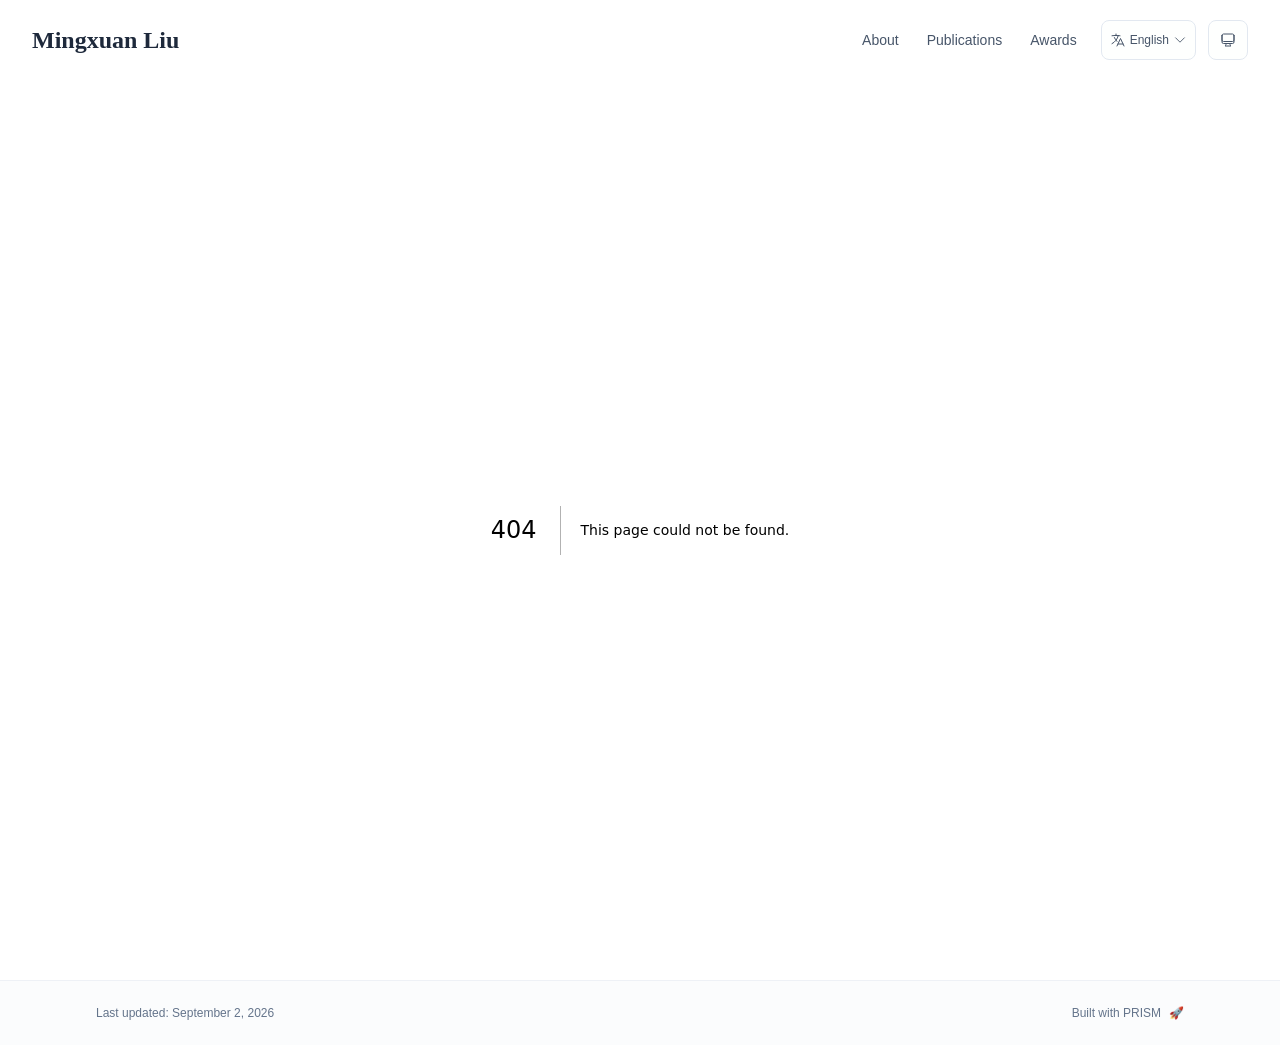
<file: 404/index.html>
<!DOCTYPE html><html lang="en" class="scroll-smooth"><head><meta charSet="utf-8"/><meta name="viewport" content="width=device-width, initial-scale=1"/><link rel="stylesheet" href="/_next/static/css/e8522b6788206585.css" data-precedence="next"/><link rel="preload" as="script" fetchPriority="low" href="/_next/static/chunks/webpack-af78f5c2c11af041.js"/><script src="/_next/static/chunks/4bd1b696-70b6d399998de86a.js" async=""></script><script src="/_next/static/chunks/684-5aaa8290a129f299.js" async=""></script><script src="/_next/static/chunks/main-app-d7116f31b9a9098e.js" async=""></script><script src="/_next/static/chunks/461-a9a5d7b05a71d978.js" async=""></script><script src="/_next/static/chunks/874-6cc630662f3664af.js" async=""></script><script src="/_next/static/chunks/291-e39730cc9327e39b.js" async=""></script><script src="/_next/static/chunks/app/layout-7481d956c9ba28b5.js" async=""></script><meta name="robots" content="noindex"/><title>404: This page could not be found.</title><link rel="icon" href="/favicon.svg" type="image/svg+xml"/><link rel="dns-prefetch" href="https://jialeliu.com"/><link rel="preconnect" href="https://jialeliu.com" crossorigin=""/><link rel="preload" as="font" type="font/woff2" href="https://jialeliu.com/fonts/georgiab.woff2" crossorigin=""/><script>
              try {
                const theme = localStorage.getItem('theme-storage');
                const parsed = theme ? JSON.parse(theme) : null;
                const setting = parsed?.state?.theme || 'system';
                const prefersDark = typeof window !== 'undefined' && window.matchMedia && window.matchMedia('(prefers-color-scheme: dark)').matches;
                const effective = setting === 'dark' ? 'dark' : (setting === 'light' ? 'light' : (prefersDark ? 'dark' : 'light'));
                var root = document.documentElement;
                root.classList.add(effective);
                root.setAttribute('data-theme', effective);
              } catch (e) {
                var root = document.documentElement;
                root.classList.add('light');
                root.setAttribute('data-theme', 'light');
              }
            </script><script>
    try {
      const cfg = {"enabled":true,"locales":["zh","en"],"defaultLocale":"en","mode":"auto","fixedLocale":"en","persist":true,"switcher":true,"labels":{"zh":"中文","en":"English"}};
      const storageKey = 'locale-storage';
      const normalize = (value) => typeof value === 'string' ? value.trim().replace('_', '-').toLowerCase() : '';
      const matchLocale = (candidate) => {
        const normalized = normalize(candidate);
        if (!normalized) return null;
        if (cfg.locales.includes(normalized)) return normalized;
        const language = normalized.split('-')[0];
        if (cfg.locales.includes(language)) return language;
        return null;
      };

      let resolved = null;

      if (cfg.persist) {
        resolved = matchLocale(localStorage.getItem(storageKey));
      }

      if (!resolved) {
        if (cfg.mode === 'fixed') {
          resolved = cfg.fixedLocale;
        } else {
          resolved = matchLocale(navigator.language);
        }
      }

      if (!resolved) {
        resolved = cfg.defaultLocale;
      }

      const root = document.documentElement;
      root.lang = resolved;
      root.setAttribute('data-locale', resolved);

      if (cfg.persist) {
        localStorage.setItem(storageKey, resolved);
      }
    } catch (e) {
      const root = document.documentElement;
      root.lang = 'en';
      root.setAttribute('data-locale', 'en');
    }
  </script><title>Mingxuan Liu</title><meta name="description" content="Personal academic homepage of Mingxuan Liu."/><meta name="author" content="Mingxuan Liu"/><meta name="keywords" content="Mingxuan Liu,Undergraduate,Robotics,Research,Zhejiang Normal University"/><meta name="creator" content="Mingxuan Liu"/><meta name="publisher" content="Mingxuan Liu"/><meta property="og:title" content="Mingxuan Liu"/><meta property="og:description" content="Personal academic homepage of Mingxuan Liu."/><meta property="og:site_name" content="Mingxuan Liu&#x27;s Academic Website"/><meta property="og:locale" content="en_US"/><meta property="og:type" content="website"/><meta name="twitter:card" content="summary"/><meta name="twitter:title" content="Mingxuan Liu"/><meta name="twitter:description" content="Personal academic homepage of Mingxuan Liu."/><link rel="icon" href="/favicon.svg"/><script>document.querySelectorAll('body link[rel="icon"], body link[rel="apple-touch-icon"]').forEach(el => document.head.appendChild(el))</script><script src="/_next/static/chunks/polyfills-42372ed130431b0a.js" noModule=""></script></head><body class="font-sans antialiased"><div style="visibility:hidden"><nav class="fixed top-0 left-0 right-0 z-50" data-headlessui-state=""><div class="transition-all duration-300 ease-out bg-transparent" style="transform:translateY(-100px)"><div class="max-w-7xl mx-auto px-4 sm:px-6 lg:px-8"><div class="flex justify-between items-center h-16 lg:h-20"><div class="flex-shrink-0" tabindex="0"><a class="text-xl lg:text-2xl font-serif font-semibold text-primary hover:text-accent transition-colors duration-200" href="/">Mingxuan Liu</a></div><div class="hidden lg:block"><div class="ml-10 flex items-center space-x-3"><div class="relative flex items-baseline space-x-1"><a data-nav-href="/" class="relative px-3 py-2 text-sm font-medium rounded-lg transition-colors duration-150 text-neutral-600" href="/">About</a><a data-nav-href="/publications" class="relative px-3 py-2 text-sm font-medium rounded-lg transition-colors duration-150 text-neutral-600" href="/publications/">Publications</a><a data-nav-href="/awards" class="relative px-3 py-2 text-sm font-medium rounded-lg transition-colors duration-150 text-neutral-600" href="/awards/">Awards</a></div><div class="flex items-center justify-center w-14 h-10 rounded-lg border border-neutral-200 dark:border-[rgba(148,163,184,0.24)] bg-background dark:bg-neutral-800"><div class="w-6 h-4 rounded bg-neutral-300 animate-pulse"></div></div><div class="flex items-center justify-center w-10 h-10 rounded-lg border border-neutral-200 dark:border-[rgba(148,163,184,0.24)] bg-background dark:bg-neutral-800"><div class="w-4 h-4 rounded-full bg-neutral-300 animate-pulse"></div></div></div></div><div class="lg:hidden flex items-center space-x-2"><div class="flex items-center justify-center w-14 h-10 rounded-lg border border-neutral-200 dark:border-[rgba(148,163,184,0.24)] bg-background dark:bg-neutral-800"><div class="w-6 h-4 rounded bg-neutral-300 animate-pulse"></div></div><div class="flex items-center justify-center w-10 h-10 rounded-lg border border-neutral-200 dark:border-[rgba(148,163,184,0.24)] bg-background dark:bg-neutral-800"><div class="w-4 h-4 rounded-full bg-neutral-300 animate-pulse"></div></div><button class="inline-flex items-center justify-center p-2 rounded-md text-neutral-600 hover:text-primary hover:bg-neutral-100 dark:hover:bg-neutral-800 focus:outline-none focus:ring-2 focus:ring-inset focus:ring-accent transition-colors duration-200" id="headlessui-disclosure-button-«R7pdb»" type="button" aria-expanded="false" data-headlessui-state=""><span class="sr-only">Open main menu</span><div><svg xmlns="http://www.w3.org/2000/svg" fill="none" viewBox="0 0 24 24" stroke-width="1.5" stroke="currentColor" aria-hidden="true" data-slot="icon" class="block h-6 w-6"><path stroke-linecap="round" stroke-linejoin="round" d="M3.75 6.75h16.5M3.75 12h16.5m-16.5 5.25h16.5"></path></svg></div></button></div></div></div></div></nav><main class="min-h-screen pt-16 lg:pt-20"><div style="font-family:system-ui,&quot;Segoe UI&quot;,Roboto,Helvetica,Arial,sans-serif,&quot;Apple Color Emoji&quot;,&quot;Segoe UI Emoji&quot;;height:100vh;text-align:center;display:flex;flex-direction:column;align-items:center;justify-content:center"><div><style>body{color:#000;background:#fff;margin:0}.next-error-h1{border-right:1px solid rgba(0,0,0,.3)}@media (prefers-color-scheme:dark){body{color:#fff;background:#000}.next-error-h1{border-right:1px solid rgba(255,255,255,.3)}}</style><h1 class="next-error-h1" style="display:inline-block;margin:0 20px 0 0;padding:0 23px 0 0;font-size:24px;font-weight:500;vertical-align:top;line-height:49px">404</h1><div style="display:inline-block"><h2 style="font-size:14px;font-weight:400;line-height:49px;margin:0">This page could not be found.</h2></div></div></div><!--$--><!--/$--><!--$--><!--/$--></main><footer class="border-t border-neutral-200/50 bg-neutral-50/50 dark:bg-neutral-900/50 dark:border-neutral-700/50"><div class="max-w-6xl mx-auto px-4 sm:px-6 lg:px-8 py-6"><div class="flex flex-col sm:flex-row justify-between items-center gap-2"><p class="text-xs text-neutral-500">Last updated<!-- -->: <!-- -->September 2, 2026</p><p class="text-xs text-neutral-500 flex items-center"><a href="https://github.com/xyjoey/PRISM" target="_blank" rel="noopener noreferrer">Built with PRISM</a><span class="ml-2">🚀</span></p></div></div></footer></div><script src="/_next/static/chunks/webpack-af78f5c2c11af041.js" async=""></script><script>(self.__next_f=self.__next_f||[]).push([0])</script><script>self.__next_f.push([1,"1:\"$Sreact.fragment\"\n3:I[3719,[\"461\",\"static/chunks/461-a9a5d7b05a71d978.js\",\"874\",\"static/chunks/874-6cc630662f3664af.js\",\"291\",\"static/chunks/291-e39730cc9327e39b.js\",\"177\",\"static/chunks/app/layout-7481d956c9ba28b5.js\"],\"ThemeProvider\"]\n4:I[310,[\"461\",\"static/chunks/461-a9a5d7b05a71d978.js\",\"874\",\"static/chunks/874-6cc630662f3664af.js\",\"291\",\"static/chunks/291-e39730cc9327e39b.js\",\"177\",\"static/chunks/app/layout-7481d956c9ba28b5.js\"],\"LocaleProvider\"]\n5:I[4574,[\"461\",\"static/chunks/461-a9a5d7b05a71d978.js\",\"874\",\"static/chunks/874-6cc630662f3664af.js\",\"291\",\"static/chunks/291-e39730cc9327e39b.js\",\"177\",\"static/chunks/app/layout-7481d956c9ba28b5.js\"],\"default\"]\n6:I[7555,[],\"\"]\n7:I[1295,[],\"\"]\n8:I[2548,[\"461\",\"static/chunks/461-a9a5d7b05a71d978.js\",\"874\",\"static/chunks/874-6cc630662f3664af.js\",\"291\",\"static/chunks/291-e39730cc9327e39b.js\",\"177\",\"static/chunks/app/layout-7481d956c9ba28b5.js\"],\"default\"]\n9:I[9665,[],\"MetadataBoundary\"]\nb:I[9665,[],\"OutletBoundary\"]\ne:I[4911,[],\"AsyncMetadataOutlet\"]\n10:I[9665,[],\"ViewportBoundary\"]\n12:I[6614,[],\"\"]\n:HL[\"/_next/static/css/e8522b6788206585.css\",\"style\"]\n2:T590,\n    try {\n      const cfg = {\"enabled\":true,\"locales\":[\"zh\",\"en\"],\"defaultLocale\":\"en\",\"mode\":\"auto\",\"fixedLocale\":\"en\",\"persist\":true,\"switcher\":true,\"labels\":{\"zh\":\"中文\",\"en\":\"English\"}};\n      const storageKey = 'locale-storage';\n      const normalize = (value) =\u003e typeof value === 'string' ? value.trim().replace('_', '-').toLowerCase() : '';\n      const matchLocale = (candidate) =\u003e {\n        const normalized = normalize(candidate);\n        if (!normalized) return null;\n        if (cfg.locales.includes(normalized)) return normalized;\n        const language = normalized.split('-')[0];\n        if (cfg.locales.includes(language)) return language;\n        return null;\n      };\n\n      let resolved = null;\n\n      if (cfg.persist) {\n        resolved = matchLocale(localStorage.getItem(storageKey));\n      }\n\n      if (!resolved) {\n        if (cfg.mode === 'fixed') {\n          resolved = cfg.fixedLocale;\n        }"])</script><script>self.__next_f.push([1," else {\n          resolved = matchLocale(navigator.language);\n        }\n      }\n\n      if (!resolved) {\n        resolved = cfg.defaultLocale;\n      }\n\n      const root = document.documentElement;\n      root.lang = resolved;\n      root.setAttribute('data-locale', resolved);\n\n      if (cfg.persist) {\n        localStorage.setItem(storageKey, resolved);\n      }\n    } catch (e) {\n      const root = document.documentElement;\n      root.lang = 'en';\n      root.setAttribute('data-locale', 'en');\n    }\n  "])</script><script>self.__next_f.push([1,"0:{\"P\":null,\"b\":\"YllPC0d0fLhs3xA4VUX0F\",\"p\":\"\",\"c\":[\"\",\"_not-found\",\"\"],\"i\":false,\"f\":[[[\"\",{\"children\":[\"/_not-found\",{\"children\":[\"__PAGE__\",{}]}]},\"$undefined\",\"$undefined\",true],[\"\",[\"$\",\"$1\",\"c\",{\"children\":[[[\"$\",\"link\",\"0\",{\"rel\":\"stylesheet\",\"href\":\"/_next/static/css/e8522b6788206585.css\",\"precedence\":\"next\",\"crossOrigin\":\"$undefined\",\"nonce\":\"$undefined\"}]],[\"$\",\"html\",null,{\"lang\":\"en\",\"className\":\"scroll-smooth\",\"suppressHydrationWarning\":true,\"children\":[[\"$\",\"head\",null,{\"children\":[[\"$\",\"link\",null,{\"rel\":\"icon\",\"href\":\"/favicon.svg\",\"type\":\"image/svg+xml\"}],[\"$\",\"link\",null,{\"rel\":\"dns-prefetch\",\"href\":\"https://jialeliu.com\"}],[\"$\",\"link\",null,{\"rel\":\"preconnect\",\"href\":\"https://jialeliu.com\",\"crossOrigin\":\"\"}],[\"$\",\"link\",null,{\"rel\":\"preload\",\"as\":\"font\",\"type\":\"font/woff2\",\"href\":\"https://jialeliu.com/fonts/georgiab.woff2\",\"crossOrigin\":\"\"}],[\"$\",\"script\",null,{\"dangerouslySetInnerHTML\":{\"__html\":\"\\n              try {\\n                const theme = localStorage.getItem('theme-storage');\\n                const parsed = theme ? JSON.parse(theme) : null;\\n                const setting = parsed?.state?.theme || 'system';\\n                const prefersDark = typeof window !== 'undefined' \u0026\u0026 window.matchMedia \u0026\u0026 window.matchMedia('(prefers-color-scheme: dark)').matches;\\n                const effective = setting === 'dark' ? 'dark' : (setting === 'light' ? 'light' : (prefersDark ? 'dark' : 'light'));\\n                var root = document.documentElement;\\n                root.classList.add(effective);\\n                root.setAttribute('data-theme', effective);\\n              } catch (e) {\\n                var root = document.documentElement;\\n                root.classList.add('light');\\n                root.setAttribute('data-theme', 'light');\\n              }\\n            \"}}],[\"$\",\"script\",null,{\"dangerouslySetInnerHTML\":{\"__html\":\"$2\"}}]]}],[\"$\",\"body\",null,{\"className\":\"font-sans antialiased\",\"children\":[\"$\",\"$L3\",null,{\"children\":[\"$\",\"$L4\",null,{\"config\":{\"enabled\":true,\"locales\":[\"zh\",\"en\"],\"defaultLocale\":\"en\",\"mode\":\"auto\",\"fixedLocale\":\"en\",\"persist\":true,\"switcher\":true,\"labels\":{\"zh\":\"中文\",\"en\":\"English\"}},\"children\":[[\"$\",\"$L5\",null,{\"items\":[{\"title\":\"About\",\"type\":\"page\",\"target\":\"about\",\"href\":\"/\"},{\"title\":\"Publications\",\"type\":\"page\",\"target\":\"publications\",\"href\":\"/publications\"},{\"title\":\"Awards\",\"type\":\"page\",\"target\":\"awards\",\"href\":\"/awards\"}],\"siteTitle\":\"Mingxuan Liu\",\"enableOnePageMode\":false,\"i18n\":\"$0:f:0:1:1:props:children:1:props:children:1:props:children:props:children:props:config\",\"itemsByLocale\":{\"zh\":[{\"title\":\"关于我\",\"type\":\"page\",\"target\":\"about\",\"href\":\"/\"},{\"title\":\"论文\",\"type\":\"page\",\"target\":\"publications\",\"href\":\"/publications\"},{\"title\":\"奖项\",\"type\":\"page\",\"target\":\"awards\",\"href\":\"/awards\"}],\"en\":[{\"title\":\"About\",\"type\":\"page\",\"target\":\"about\",\"href\":\"/\"},{\"title\":\"Publications\",\"type\":\"page\",\"target\":\"publications\",\"href\":\"/publications\"},{\"title\":\"Awards\",\"type\":\"page\",\"target\":\"awards\",\"href\":\"/awards\"}]},\"siteTitleByLocale\":{\"zh\":\"刘铭轩\",\"en\":\"Mingxuan Liu\"}}],[\"$\",\"main\",null,{\"className\":\"min-h-screen pt-16 lg:pt-20\",\"children\":[\"$\",\"$L6\",null,{\"parallelRouterKey\":\"children\",\"error\":\"$undefined\",\"errorStyles\":\"$undefined\",\"errorScripts\":\"$undefined\",\"template\":[\"$\",\"$L7\",null,{}],\"templateStyles\":\"$undefined\",\"templateScripts\":\"$undefined\",\"notFound\":[[[\"$\",\"title\",null,{\"children\":\"404: This page could not be found.\"}],[\"$\",\"div\",null,{\"style\":{\"fontFamily\":\"system-ui,\\\"Segoe UI\\\",Roboto,Helvetica,Arial,sans-serif,\\\"Apple Color Emoji\\\",\\\"Segoe UI Emoji\\\"\",\"height\":\"100vh\",\"textAlign\":\"center\",\"display\":\"flex\",\"flexDirection\":\"column\",\"alignItems\":\"center\",\"justifyContent\":\"center\"},\"children\":[\"$\",\"div\",null,{\"children\":[[\"$\",\"style\",null,{\"dangerouslySetInnerHTML\":{\"__html\":\"body{color:#000;background:#fff;margin:0}.next-error-h1{border-right:1px solid rgba(0,0,0,.3)}@media (prefers-color-scheme:dark){body{color:#fff;background:#000}.next-error-h1{border-right:1px solid rgba(255,255,255,.3)}}\"}}],[\"$\",\"h1\",null,{\"className\":\"next-error-h1\",\"style\":{\"display\":\"inline-block\",\"margin\":\"0 20px 0 0\",\"padding\":\"0 23px 0 0\",\"fontSize\":24,\"fontWeight\":500,\"verticalAlign\":\"top\",\"lineHeight\":\"49px\"},\"children\":404}],[\"$\",\"div\",null,{\"style\":{\"display\":\"inline-block\"},\"children\":[\"$\",\"h2\",null,{\"style\":{\"fontSize\":14,\"fontWeight\":400,\"lineHeight\":\"49px\",\"margin\":0},\"children\":\"This page could not be found.\"}]}]]}]}]],[]],\"forbidden\":\"$undefined\",\"unauthorized\":\"$undefined\"}]}],[\"$\",\"$L8\",null,{\"lastUpdated\":\"September 2, 2026\",\"lastUpdatedByLocale\":{\"zh\":\"2026年9月2日\",\"en\":\"September 2, 2026\"},\"defaultLocale\":\"en\"}]]}]}]}]]}]]}],{\"children\":[\"/_not-found\",[\"$\",\"$1\",\"c\",{\"children\":[null,[\"$\",\"$L6\",null,{\"parallelRouterKey\":\"children\",\"error\":\"$undefined\",\"errorStyles\":\"$undefined\",\"errorScripts\":\"$undefined\",\"template\":[\"$\",\"$L7\",null,{}],\"templateStyles\":\"$undefined\",\"templateScripts\":\"$undefined\",\"notFound\":\"$undefined\",\"forbidden\":\"$undefined\",\"unauthorized\":\"$undefined\"}]]}],{\"children\":[\"__PAGE__\",[\"$\",\"$1\",\"c\",{\"children\":[[[\"$\",\"title\",null,{\"children\":\"404: This page could not be found.\"}],[\"$\",\"div\",null,{\"style\":\"$0:f:0:1:1:props:children:1:props:children:1:props:children:props:children:props:children:1:props:children:props:notFound:0:1:props:style\",\"children\":[\"$\",\"div\",null,{\"children\":[[\"$\",\"style\",null,{\"dangerouslySetInnerHTML\":{\"__html\":\"body{color:#000;background:#fff;margin:0}.next-error-h1{border-right:1px solid rgba(0,0,0,.3)}@media (prefers-color-scheme:dark){body{color:#fff;background:#000}.next-error-h1{border-right:1px solid rgba(255,255,255,.3)}}\"}}],[\"$\",\"h1\",null,{\"className\":\"next-error-h1\",\"style\":\"$0:f:0:1:1:props:children:1:props:children:1:props:children:props:children:props:children:1:props:children:props:notFound:0:1:props:children:props:children:1:props:style\",\"children\":404}],[\"$\",\"div\",null,{\"style\":\"$0:f:0:1:1:props:children:1:props:children:1:props:children:props:children:props:children:1:props:children:props:notFound:0:1:props:children:props:children:2:props:style\",\"children\":[\"$\",\"h2\",null,{\"style\":\"$0:f:0:1:1:props:children:1:props:children:1:props:children:props:children:props:children:1:props:children:props:notFound:0:1:props:children:props:children:2:props:children:props:style\",\"children\":\"This page could not be found.\"}]}]]}]}]],[\"$\",\"$L9\",null,{\"children\":\"$La\"}],null,[\"$\",\"$Lb\",null,{\"children\":[\"$Lc\",\"$Ld\",[\"$\",\"$Le\",null,{\"promise\":\"$@f\"}]]}]]}],{},null,false]},null,false]},null,false],[\"$\",\"$1\",\"h\",{\"children\":[[\"$\",\"meta\",null,{\"name\":\"robots\",\"content\":\"noindex\"}],[\"$\",\"$1\",\"o8_FwB5kEQ2SeM4bA8ZZ8\",{\"children\":[[\"$\",\"$L10\",null,{\"children\":\"$L11\"}],null]}],null]}],false]],\"m\":\"$undefined\",\"G\":[\"$12\",\"$undefined\"],\"s\":false,\"S\":true}\n"])</script><script>self.__next_f.push([1,"13:\"$Sreact.suspense\"\n14:I[4911,[],\"AsyncMetadata\"]\na:[\"$\",\"$13\",null,{\"fallback\":null,\"children\":[\"$\",\"$L14\",null,{\"promise\":\"$@15\"}]}]\n"])</script><script>self.__next_f.push([1,"d:null\n"])</script><script>self.__next_f.push([1,"11:[[\"$\",\"meta\",\"0\",{\"charSet\":\"utf-8\"}],[\"$\",\"meta\",\"1\",{\"name\":\"viewport\",\"content\":\"width=device-width, initial-scale=1\"}]]\nc:null\n"])</script><script>self.__next_f.push([1,"15:{\"metadata\":[[\"$\",\"title\",\"0\",{\"children\":\"Mingxuan Liu\"}],[\"$\",\"meta\",\"1\",{\"name\":\"description\",\"content\":\"Personal academic homepage of Mingxuan Liu.\"}],[\"$\",\"meta\",\"2\",{\"name\":\"author\",\"content\":\"Mingxuan Liu\"}],[\"$\",\"meta\",\"3\",{\"name\":\"keywords\",\"content\":\"Mingxuan Liu,Undergraduate,Robotics,Research,Zhejiang Normal University\"}],[\"$\",\"meta\",\"4\",{\"name\":\"creator\",\"content\":\"Mingxuan Liu\"}],[\"$\",\"meta\",\"5\",{\"name\":\"publisher\",\"content\":\"Mingxuan Liu\"}],[\"$\",\"meta\",\"6\",{\"property\":\"og:title\",\"content\":\"Mingxuan Liu\"}],[\"$\",\"meta\",\"7\",{\"property\":\"og:description\",\"content\":\"Personal academic homepage of Mingxuan Liu.\"}],[\"$\",\"meta\",\"8\",{\"property\":\"og:site_name\",\"content\":\"Mingxuan Liu's Academic Website\"}],[\"$\",\"meta\",\"9\",{\"property\":\"og:locale\",\"content\":\"en_US\"}],[\"$\",\"meta\",\"10\",{\"property\":\"og:type\",\"content\":\"website\"}],[\"$\",\"meta\",\"11\",{\"name\":\"twitter:card\",\"content\":\"summary\"}],[\"$\",\"meta\",\"12\",{\"name\":\"twitter:title\",\"content\":\"Mingxuan Liu\"}],[\"$\",\"meta\",\"13\",{\"name\":\"twitter:description\",\"content\":\"Personal academic homepage of Mingxuan Liu.\"}],[\"$\",\"link\",\"14\",{\"rel\":\"icon\",\"href\":\"/favicon.svg\"}]],\"error\":null,\"digest\":\"$undefined\"}\nf:{\"metadata\":\"$15:metadata\",\"error\":null,\"digest\":\"$undefined\"}\n"])</script></body></html>
</file>
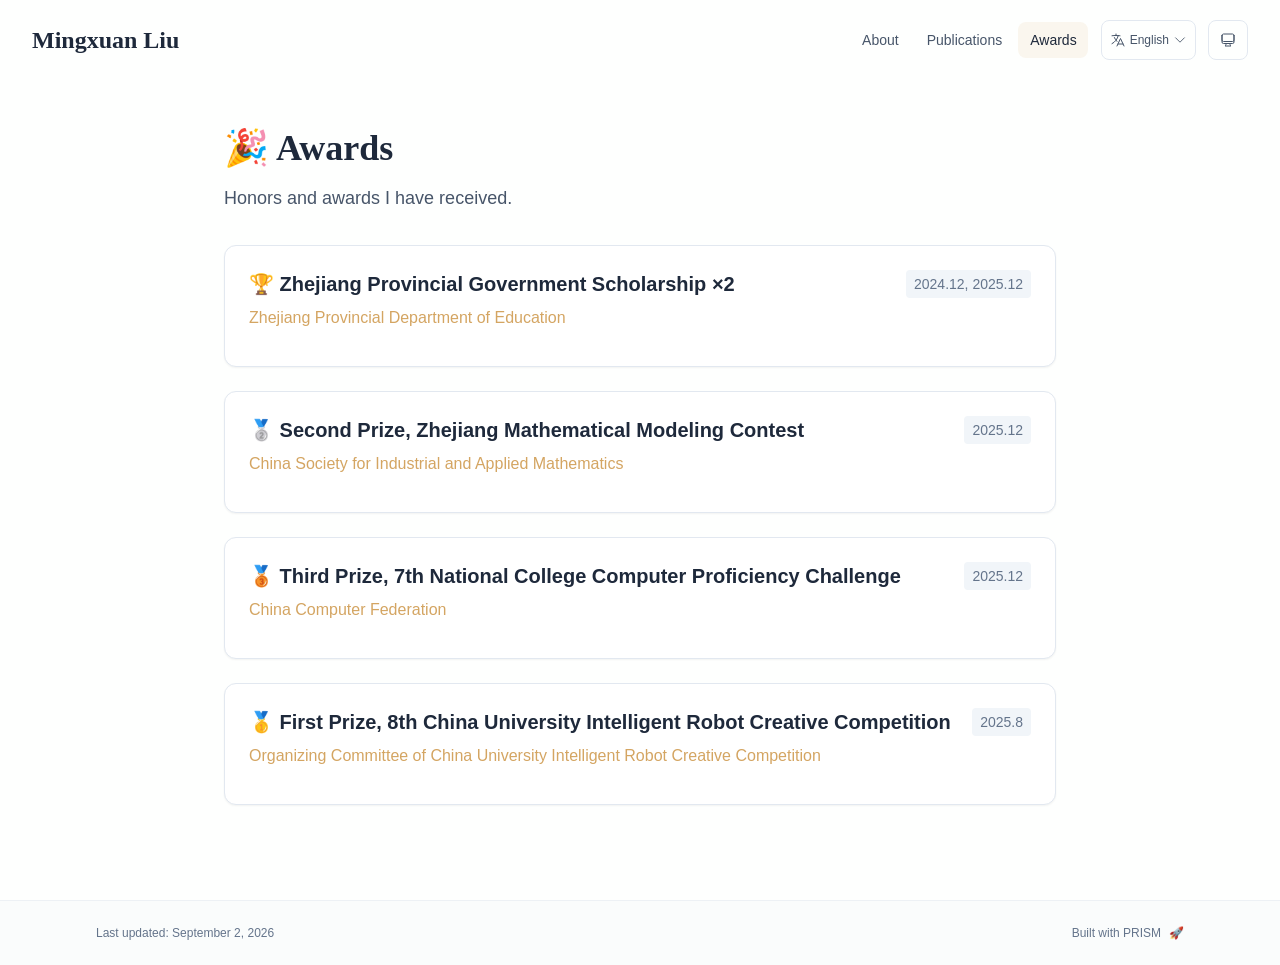
<file: awards/index.html>
<!DOCTYPE html><html lang="en" class="scroll-smooth"><head><meta charSet="utf-8"/><meta name="viewport" content="width=device-width, initial-scale=1"/><link rel="stylesheet" href="/_next/static/css/e8522b6788206585.css" data-precedence="next"/><link rel="preload" as="script" fetchPriority="low" href="/_next/static/chunks/webpack-af78f5c2c11af041.js"/><script src="/_next/static/chunks/4bd1b696-70b6d399998de86a.js" async=""></script><script src="/_next/static/chunks/684-5aaa8290a129f299.js" async=""></script><script src="/_next/static/chunks/main-app-d7116f31b9a9098e.js" async=""></script><script src="/_next/static/chunks/461-a9a5d7b05a71d978.js" async=""></script><script src="/_next/static/chunks/874-6cc630662f3664af.js" async=""></script><script src="/_next/static/chunks/291-e39730cc9327e39b.js" async=""></script><script src="/_next/static/chunks/app/layout-7481d956c9ba28b5.js" async=""></script><script src="/_next/static/chunks/378-5449de1b51ff7dc2.js" async=""></script><script src="/_next/static/chunks/748-6cada8c09e3e95da.js" async=""></script><script src="/_next/static/chunks/app/%5Bslug%5D/page-a00aabfa40e6beb1.js" async=""></script><link rel="icon" href="/favicon.svg" type="image/svg+xml"/><link rel="dns-prefetch" href="https://jialeliu.com"/><link rel="preconnect" href="https://jialeliu.com" crossorigin=""/><link rel="preload" as="font" type="font/woff2" href="https://jialeliu.com/fonts/georgiab.woff2" crossorigin=""/><script>
              try {
                const theme = localStorage.getItem('theme-storage');
                const parsed = theme ? JSON.parse(theme) : null;
                const setting = parsed?.state?.theme || 'system';
                const prefersDark = typeof window !== 'undefined' && window.matchMedia && window.matchMedia('(prefers-color-scheme: dark)').matches;
                const effective = setting === 'dark' ? 'dark' : (setting === 'light' ? 'light' : (prefersDark ? 'dark' : 'light'));
                var root = document.documentElement;
                root.classList.add(effective);
                root.setAttribute('data-theme', effective);
              } catch (e) {
                var root = document.documentElement;
                root.classList.add('light');
                root.setAttribute('data-theme', 'light');
              }
            </script><script>
    try {
      const cfg = {"enabled":true,"locales":["zh","en"],"defaultLocale":"en","mode":"auto","fixedLocale":"en","persist":true,"switcher":true,"labels":{"zh":"中文","en":"English"}};
      const storageKey = 'locale-storage';
      const normalize = (value) => typeof value === 'string' ? value.trim().replace('_', '-').toLowerCase() : '';
      const matchLocale = (candidate) => {
        const normalized = normalize(candidate);
        if (!normalized) return null;
        if (cfg.locales.includes(normalized)) return normalized;
        const language = normalized.split('-')[0];
        if (cfg.locales.includes(language)) return language;
        return null;
      };

      let resolved = null;

      if (cfg.persist) {
        resolved = matchLocale(localStorage.getItem(storageKey));
      }

      if (!resolved) {
        if (cfg.mode === 'fixed') {
          resolved = cfg.fixedLocale;
        } else {
          resolved = matchLocale(navigator.language);
        }
      }

      if (!resolved) {
        resolved = cfg.defaultLocale;
      }

      const root = document.documentElement;
      root.lang = resolved;
      root.setAttribute('data-locale', resolved);

      if (cfg.persist) {
        localStorage.setItem(storageKey, resolved);
      }
    } catch (e) {
      const root = document.documentElement;
      root.lang = 'en';
      root.setAttribute('data-locale', 'en');
    }
  </script><title>🎉 Awards | Mingxuan Liu</title><meta name="description" content="Honors and awards I have received."/><meta name="author" content="Mingxuan Liu"/><meta name="keywords" content="Mingxuan Liu,Undergraduate,Robotics,Research,Zhejiang Normal University"/><meta name="creator" content="Mingxuan Liu"/><meta name="publisher" content="Mingxuan Liu"/><meta property="og:title" content="Mingxuan Liu"/><meta property="og:description" content="Personal academic homepage of Mingxuan Liu."/><meta property="og:site_name" content="Mingxuan Liu&#x27;s Academic Website"/><meta property="og:locale" content="en_US"/><meta property="og:type" content="website"/><meta name="twitter:card" content="summary"/><meta name="twitter:title" content="Mingxuan Liu"/><meta name="twitter:description" content="Personal academic homepage of Mingxuan Liu."/><link rel="icon" href="/favicon.svg"/><script>document.querySelectorAll('body link[rel="icon"], body link[rel="apple-touch-icon"]').forEach(el => document.head.appendChild(el))</script><script src="/_next/static/chunks/polyfills-42372ed130431b0a.js" noModule=""></script></head><body class="font-sans antialiased"><div style="visibility:hidden"><nav class="fixed top-0 left-0 right-0 z-50" data-headlessui-state=""><div class="transition-all duration-300 ease-out bg-transparent" style="transform:translateY(-100px)"><div class="max-w-7xl mx-auto px-4 sm:px-6 lg:px-8"><div class="flex justify-between items-center h-16 lg:h-20"><div class="flex-shrink-0" tabindex="0"><a class="text-xl lg:text-2xl font-serif font-semibold text-primary hover:text-accent transition-colors duration-200" href="/">Mingxuan Liu</a></div><div class="hidden lg:block"><div class="ml-10 flex items-center space-x-3"><div class="relative flex items-baseline space-x-1"><a data-nav-href="/" class="relative px-3 py-2 text-sm font-medium rounded-lg transition-colors duration-150 text-neutral-600" href="/">About</a><a data-nav-href="/publications" class="relative px-3 py-2 text-sm font-medium rounded-lg transition-colors duration-150 text-neutral-600" href="/publications/">Publications</a><a data-nav-href="/awards" class="relative px-3 py-2 text-sm font-medium rounded-lg transition-colors duration-150 text-primary" href="/awards/">Awards</a></div><div class="flex items-center justify-center w-14 h-10 rounded-lg border border-neutral-200 dark:border-[rgba(148,163,184,0.24)] bg-background dark:bg-neutral-800"><div class="w-6 h-4 rounded bg-neutral-300 animate-pulse"></div></div><div class="flex items-center justify-center w-10 h-10 rounded-lg border border-neutral-200 dark:border-[rgba(148,163,184,0.24)] bg-background dark:bg-neutral-800"><div class="w-4 h-4 rounded-full bg-neutral-300 animate-pulse"></div></div></div></div><div class="lg:hidden flex items-center space-x-2"><div class="flex items-center justify-center w-14 h-10 rounded-lg border border-neutral-200 dark:border-[rgba(148,163,184,0.24)] bg-background dark:bg-neutral-800"><div class="w-6 h-4 rounded bg-neutral-300 animate-pulse"></div></div><div class="flex items-center justify-center w-10 h-10 rounded-lg border border-neutral-200 dark:border-[rgba(148,163,184,0.24)] bg-background dark:bg-neutral-800"><div class="w-4 h-4 rounded-full bg-neutral-300 animate-pulse"></div></div><button class="inline-flex items-center justify-center p-2 rounded-md text-neutral-600 hover:text-primary hover:bg-neutral-100 dark:hover:bg-neutral-800 focus:outline-none focus:ring-2 focus:ring-inset focus:ring-accent transition-colors duration-200" id="headlessui-disclosure-button-«R7pdb»" type="button" aria-expanded="false" data-headlessui-state=""><span class="sr-only">Open main menu</span><div><svg xmlns="http://www.w3.org/2000/svg" fill="none" viewBox="0 0 24 24" stroke-width="1.5" stroke="currentColor" aria-hidden="true" data-slot="icon" class="block h-6 w-6"><path stroke-linecap="round" stroke-linejoin="round" d="M3.75 6.75h16.5M3.75 12h16.5m-16.5 5.25h16.5"></path></svg></div></button></div></div></div></div></nav><main class="min-h-screen pt-16 lg:pt-20"><div class="max-w-4xl mx-auto px-4 sm:px-6 lg:px-8 py-12"><div style="opacity:0;transform:translateY(20px)"><div class="mb-8"><h1 class="text-4xl font-serif font-bold text-primary mb-4">🎉 Awards</h1><div class="text-lg text-neutral-600 dark:text-neutral-500 max-w-2xl leading-relaxed"><p class="mb-3 last:mb-0">Honors and awards I have received.</p></div></div><div class="grid gap-6"><div class="bg-white dark:bg-neutral-900 p-6 rounded-xl shadow-sm border border-neutral-200 dark:border-neutral-800 hover:shadow-lg transition-all duration-200 hover:scale-[1.01]" style="opacity:0;transform:translateY(20px)"><div class="flex justify-between items-start mb-2"><h3 class="text-xl font-semibold text-primary">🏆 Zhejiang Provincial Government Scholarship ×2</h3><span class="text-sm text-neutral-500 font-medium bg-neutral-100 dark:bg-neutral-800 px-2 py-1 rounded">2024.12, 2025.12</span></div><p class="text-base text-accent font-medium mb-3">Zhejiang Provincial Department of Education</p></div><div class="bg-white dark:bg-neutral-900 p-6 rounded-xl shadow-sm border border-neutral-200 dark:border-neutral-800 hover:shadow-lg transition-all duration-200 hover:scale-[1.01]" style="opacity:0;transform:translateY(20px)"><div class="flex justify-between items-start mb-2"><h3 class="text-xl font-semibold text-primary">🥈 Second Prize, Zhejiang Mathematical Modeling Contest</h3><span class="text-sm text-neutral-500 font-medium bg-neutral-100 dark:bg-neutral-800 px-2 py-1 rounded">2025.12</span></div><p class="text-base text-accent font-medium mb-3">China Society for Industrial and Applied Mathematics</p></div><div class="bg-white dark:bg-neutral-900 p-6 rounded-xl shadow-sm border border-neutral-200 dark:border-neutral-800 hover:shadow-lg transition-all duration-200 hover:scale-[1.01]" style="opacity:0;transform:translateY(20px)"><div class="flex justify-between items-start mb-2"><h3 class="text-xl font-semibold text-primary">🥉 Third Prize, 7th National College Computer Proficiency Challenge</h3><span class="text-sm text-neutral-500 font-medium bg-neutral-100 dark:bg-neutral-800 px-2 py-1 rounded">2025.12</span></div><p class="text-base text-accent font-medium mb-3">China Computer Federation</p></div><div class="bg-white dark:bg-neutral-900 p-6 rounded-xl shadow-sm border border-neutral-200 dark:border-neutral-800 hover:shadow-lg transition-all duration-200 hover:scale-[1.01]" style="opacity:0;transform:translateY(20px)"><div class="flex justify-between items-start mb-2"><h3 class="text-xl font-semibold text-primary">🥇 First Prize, 8th China University Intelligent Robot Creative Competition</h3><span class="text-sm text-neutral-500 font-medium bg-neutral-100 dark:bg-neutral-800 px-2 py-1 rounded">2025.8</span></div><p class="text-base text-accent font-medium mb-3">Organizing Committee of China University Intelligent Robot Creative Competition</p></div></div></div></div><!--$--><!--/$--><!--$--><!--/$--></main><footer class="border-t border-neutral-200/50 bg-neutral-50/50 dark:bg-neutral-900/50 dark:border-neutral-700/50"><div class="max-w-6xl mx-auto px-4 sm:px-6 lg:px-8 py-6"><div class="flex flex-col sm:flex-row justify-between items-center gap-2"><p class="text-xs text-neutral-500">Last updated<!-- -->: <!-- -->September 2, 2026</p><p class="text-xs text-neutral-500 flex items-center"><a href="https://github.com/xyjoey/PRISM" target="_blank" rel="noopener noreferrer">Built with PRISM</a><span class="ml-2">🚀</span></p></div></div></footer></div><script src="/_next/static/chunks/webpack-af78f5c2c11af041.js" async=""></script><script>(self.__next_f=self.__next_f||[]).push([0])</script><script>self.__next_f.push([1,"1:\"$Sreact.fragment\"\n3:I[3719,[\"461\",\"static/chunks/461-a9a5d7b05a71d978.js\",\"874\",\"static/chunks/874-6cc630662f3664af.js\",\"291\",\"static/chunks/291-e39730cc9327e39b.js\",\"177\",\"static/chunks/app/layout-7481d956c9ba28b5.js\"],\"ThemeProvider\"]\n4:I[310,[\"461\",\"static/chunks/461-a9a5d7b05a71d978.js\",\"874\",\"static/chunks/874-6cc630662f3664af.js\",\"291\",\"static/chunks/291-e39730cc9327e39b.js\",\"177\",\"static/chunks/app/layout-7481d956c9ba28b5.js\"],\"LocaleProvider\"]\n5:I[4574,[\"461\",\"static/chunks/461-a9a5d7b05a71d978.js\",\"874\",\"static/chunks/874-6cc630662f3664af.js\",\"291\",\"static/chunks/291-e39730cc9327e39b.js\",\"177\",\"static/chunks/app/layout-7481d956c9ba28b5.js\"],\"default\"]\n6:I[7555,[],\"\"]\n7:I[1295,[],\"\"]\n8:I[2548,[\"461\",\"static/chunks/461-a9a5d7b05a71d978.js\",\"874\",\"static/chunks/874-6cc630662f3664af.js\",\"291\",\"static/chunks/291-e39730cc9327e39b.js\",\"177\",\"static/chunks/app/layout-7481d956c9ba28b5.js\"],\"default\"]\na:I[9665,[],\"MetadataBoundary\"]\nc:I[9665,[],\"OutletBoundary\"]\nf:I[4911,[],\"AsyncMetadataOutlet\"]\n11:I[9665,[],\"ViewportBoundary\"]\n13:I[6614,[],\"\"]\n:HL[\"/_next/static/css/e8522b6788206585.css\",\"style\"]\n2:T590,\n    try {\n      const cfg = {\"enabled\":true,\"locales\":[\"zh\",\"en\"],\"defaultLocale\":\"en\",\"mode\":\"auto\",\"fixedLocale\":\"en\",\"persist\":true,\"switcher\":true,\"labels\":{\"zh\":\"中文\",\"en\":\"English\"}};\n      const storageKey = 'locale-storage';\n      const normalize = (value) =\u003e typeof value === 'string' ? value.trim().replace('_', '-').toLowerCase() : '';\n      const matchLocale = (candidate) =\u003e {\n        const normalized = normalize(candidate);\n        if (!normalized) return null;\n        if (cfg.locales.includes(normalized)) return normalized;\n        const language = normalized.split('-')[0];\n        if (cfg.locales.includes(language)) return language;\n        return null;\n      };\n\n      let resolved = null;\n\n      if (cfg.persist) {\n        resolved = matchLocale(localStorage.getItem(storageKey));\n      }\n\n      if (!resolved) {\n        if (cfg.mode === 'fixed') {\n          resolved = cfg.fixedLocale;\n        }"])</script><script>self.__next_f.push([1," else {\n          resolved = matchLocale(navigator.language);\n        }\n      }\n\n      if (!resolved) {\n        resolved = cfg.defaultLocale;\n      }\n\n      const root = document.documentElement;\n      root.lang = resolved;\n      root.setAttribute('data-locale', resolved);\n\n      if (cfg.persist) {\n        localStorage.setItem(storageKey, resolved);\n      }\n    } catch (e) {\n      const root = document.documentElement;\n      root.lang = 'en';\n      root.setAttribute('data-locale', 'en');\n    }\n  "])</script><script>self.__next_f.push([1,"0:{\"P\":null,\"b\":\"YllPC0d0fLhs3xA4VUX0F\",\"p\":\"\",\"c\":[\"\",\"awards\",\"\"],\"i\":false,\"f\":[[[\"\",{\"children\":[[\"slug\",\"awards\",\"d\"],{\"children\":[\"__PAGE__\",{}]}]},\"$undefined\",\"$undefined\",true],[\"\",[\"$\",\"$1\",\"c\",{\"children\":[[[\"$\",\"link\",\"0\",{\"rel\":\"stylesheet\",\"href\":\"/_next/static/css/e8522b6788206585.css\",\"precedence\":\"next\",\"crossOrigin\":\"$undefined\",\"nonce\":\"$undefined\"}]],[\"$\",\"html\",null,{\"lang\":\"en\",\"className\":\"scroll-smooth\",\"suppressHydrationWarning\":true,\"children\":[[\"$\",\"head\",null,{\"children\":[[\"$\",\"link\",null,{\"rel\":\"icon\",\"href\":\"/favicon.svg\",\"type\":\"image/svg+xml\"}],[\"$\",\"link\",null,{\"rel\":\"dns-prefetch\",\"href\":\"https://jialeliu.com\"}],[\"$\",\"link\",null,{\"rel\":\"preconnect\",\"href\":\"https://jialeliu.com\",\"crossOrigin\":\"\"}],[\"$\",\"link\",null,{\"rel\":\"preload\",\"as\":\"font\",\"type\":\"font/woff2\",\"href\":\"https://jialeliu.com/fonts/georgiab.woff2\",\"crossOrigin\":\"\"}],[\"$\",\"script\",null,{\"dangerouslySetInnerHTML\":{\"__html\":\"\\n              try {\\n                const theme = localStorage.getItem('theme-storage');\\n                const parsed = theme ? JSON.parse(theme) : null;\\n                const setting = parsed?.state?.theme || 'system';\\n                const prefersDark = typeof window !== 'undefined' \u0026\u0026 window.matchMedia \u0026\u0026 window.matchMedia('(prefers-color-scheme: dark)').matches;\\n                const effective = setting === 'dark' ? 'dark' : (setting === 'light' ? 'light' : (prefersDark ? 'dark' : 'light'));\\n                var root = document.documentElement;\\n                root.classList.add(effective);\\n                root.setAttribute('data-theme', effective);\\n              } catch (e) {\\n                var root = document.documentElement;\\n                root.classList.add('light');\\n                root.setAttribute('data-theme', 'light');\\n              }\\n            \"}}],[\"$\",\"script\",null,{\"dangerouslySetInnerHTML\":{\"__html\":\"$2\"}}]]}],[\"$\",\"body\",null,{\"className\":\"font-sans antialiased\",\"children\":[\"$\",\"$L3\",null,{\"children\":[\"$\",\"$L4\",null,{\"config\":{\"enabled\":true,\"locales\":[\"zh\",\"en\"],\"defaultLocale\":\"en\",\"mode\":\"auto\",\"fixedLocale\":\"en\",\"persist\":true,\"switcher\":true,\"labels\":{\"zh\":\"中文\",\"en\":\"English\"}},\"children\":[[\"$\",\"$L5\",null,{\"items\":[{\"title\":\"About\",\"type\":\"page\",\"target\":\"about\",\"href\":\"/\"},{\"title\":\"Publications\",\"type\":\"page\",\"target\":\"publications\",\"href\":\"/publications\"},{\"title\":\"Awards\",\"type\":\"page\",\"target\":\"awards\",\"href\":\"/awards\"}],\"siteTitle\":\"Mingxuan Liu\",\"enableOnePageMode\":false,\"i18n\":\"$0:f:0:1:1:props:children:1:props:children:1:props:children:props:children:props:config\",\"itemsByLocale\":{\"zh\":[{\"title\":\"关于我\",\"type\":\"page\",\"target\":\"about\",\"href\":\"/\"},{\"title\":\"论文\",\"type\":\"page\",\"target\":\"publications\",\"href\":\"/publications\"},{\"title\":\"奖项\",\"type\":\"page\",\"target\":\"awards\",\"href\":\"/awards\"}],\"en\":[{\"title\":\"About\",\"type\":\"page\",\"target\":\"about\",\"href\":\"/\"},{\"title\":\"Publications\",\"type\":\"page\",\"target\":\"publications\",\"href\":\"/publications\"},{\"title\":\"Awards\",\"type\":\"page\",\"target\":\"awards\",\"href\":\"/awards\"}]},\"siteTitleByLocale\":{\"zh\":\"刘铭轩\",\"en\":\"Mingxuan Liu\"}}],[\"$\",\"main\",null,{\"className\":\"min-h-screen pt-16 lg:pt-20\",\"children\":[\"$\",\"$L6\",null,{\"parallelRouterKey\":\"children\",\"error\":\"$undefined\",\"errorStyles\":\"$undefined\",\"errorScripts\":\"$undefined\",\"template\":[\"$\",\"$L7\",null,{}],\"templateStyles\":\"$undefined\",\"templateScripts\":\"$undefined\",\"notFound\":[[[\"$\",\"title\",null,{\"children\":\"404: This page could not be found.\"}],[\"$\",\"div\",null,{\"style\":{\"fontFamily\":\"system-ui,\\\"Segoe UI\\\",Roboto,Helvetica,Arial,sans-serif,\\\"Apple Color Emoji\\\",\\\"Segoe UI Emoji\\\"\",\"height\":\"100vh\",\"textAlign\":\"center\",\"display\":\"flex\",\"flexDirection\":\"column\",\"alignItems\":\"center\",\"justifyContent\":\"center\"},\"children\":[\"$\",\"div\",null,{\"children\":[[\"$\",\"style\",null,{\"dangerouslySetInnerHTML\":{\"__html\":\"body{color:#000;background:#fff;margin:0}.next-error-h1{border-right:1px solid rgba(0,0,0,.3)}@media (prefers-color-scheme:dark){body{color:#fff;background:#000}.next-error-h1{border-right:1px solid rgba(255,255,255,.3)}}\"}}],[\"$\",\"h1\",null,{\"className\":\"next-error-h1\",\"style\":{\"display\":\"inline-block\",\"margin\":\"0 20px 0 0\",\"padding\":\"0 23px 0 0\",\"fontSize\":24,\"fontWeight\":500,\"verticalAlign\":\"top\",\"lineHeight\":\"49px\"},\"children\":404}],[\"$\",\"div\",null,{\"style\":{\"display\":\"inline-block\"},\"children\":[\"$\",\"h2\",null,{\"style\":{\"fontSize\":14,\"fontWeight\":400,\"lineHeight\":\"49px\",\"margin\":0},\"children\":\"This page could not be found.\"}]}]]}]}]],[]],\"forbidden\":\"$undefined\",\"unauthorized\":\"$undefined\"}]}],[\"$\",\"$L8\",null,{\"lastUpdated\":\"September 2, 2026\",\"lastUpdatedByLocale\":{\"zh\":\"2026年9月2日\",\"en\":\"September 2, 2026\"},\"defaultLocale\":\"en\"}]]}]}]}]]}]]}],{\"children\":[[\"slug\",\"awards\",\"d\"],[\"$\",\"$1\",\"c\",{\"children\":[null,[\"$\",\"$L6\",null,{\"parallelRouterKey\":\"children\",\"error\":\"$undefined\",\"errorStyles\":\"$undefined\",\"errorScripts\":\"$undefined\",\"template\":[\"$\",\"$L7\",null,{}],\"templateStyles\":\"$undefined\",\"templateScripts\":\"$undefined\",\"notFound\":\"$undefined\",\"forbidden\":\"$undefined\",\"unauthorized\":\"$undefined\"}]]}],{\"children\":[\"__PAGE__\",[\"$\",\"$1\",\"c\",{\"children\":[\"$L9\",[\"$\",\"$La\",null,{\"children\":\"$Lb\"}],null,[\"$\",\"$Lc\",null,{\"children\":[\"$Ld\",\"$Le\",[\"$\",\"$Lf\",null,{\"promise\":\"$@10\"}]]}]]}],{},null,false]},null,false]},null,false],[\"$\",\"$1\",\"h\",{\"children\":[null,[\"$\",\"$1\",\"vbzgalDSzwhMKwPDhUfnv\",{\"children\":[[\"$\",\"$L11\",null,{\"children\":\"$L12\"}],null]}],null]}],false]],\"m\":\"$undefined\",\"G\":[\"$13\",\"$undefined\"],\"s\":false,\"S\":true}\n"])</script><script>self.__next_f.push([1,"14:\"$Sreact.suspense\"\n15:I[4911,[],\"AsyncMetadata\"]\n17:I[2382,[\"461\",\"static/chunks/461-a9a5d7b05a71d978.js\",\"378\",\"static/chunks/378-5449de1b51ff7dc2.js\",\"748\",\"static/chunks/748-6cada8c09e3e95da.js\",\"182\",\"static/chunks/app/%5Bslug%5D/page-a00aabfa40e6beb1.js\"],\"default\"]\nb:[\"$\",\"$14\",null,{\"fallback\":null,\"children\":[\"$\",\"$L15\",null,{\"promise\":\"$@16\"}]}]\n9:[\"$\",\"$L17\",null,{\"dataByLocale\":{\"zh\":{\"type\":\"card\",\"config\":{\"type\":\"card\",\"title\":\"🎉 奖项\",\"description\":\"我获得的荣誉与奖项。\",\"items\":[{\"title\":\"🏆 浙江省政府奖学金 x2\",\"subtitle\":\"浙江省教育厅\",\"date\":\"2024.12, 2025.12\",\"content\":\"\"},{\"title\":\"🥈 浙江省数学建模竞赛二等奖\",\"subtitle\":\"中国工业与应用数学学会\",\"date\":\"2025.12\",\"content\":\"\"},{\"title\":\"🥉 第七届全国高校计算机能力挑战赛三等奖\",\"subtitle\":\"中国计算机协会\",\"date\":\"2025.12\",\"content\":\"\"},{\"title\":\"🥇 第八届中国高校智能机器人创意大赛一等奖\",\"subtitle\":\"中国高校智能机器人创意大赛组委会\",\"date\":\"2025.8\",\"content\":\"\"}]}},\"en\":{\"type\":\"card\",\"config\":{\"type\":\"card\",\"title\":\"🎉 Awards\",\"description\":\"Honors and awards I have received.\",\"items\":[{\"title\":\"🏆 Zhejiang Provincial Government Scholarship ×2\",\"subtitle\":\"Zhejiang Provincial Department of Education\",\"date\":\"2024.12, 2025.12\",\"content\":\"\"},{\"title\":\"🥈 Second Prize, Zhejiang Mathematical Modeling Contest\",\"subtitle\":\"China Society for Industrial and Applied Mathematics\",\"date\":\"2025.12\",\"content\":\"\"},{\"title\":\"🥉 Third Prize, 7th National College Computer Proficiency Challenge\",\"subtitle\":\"China Computer Federation\",\"date\":\"2025.12\",\"content\":\"\"},{\"title\":\"🥇 First Prize, 8th China University Intelligent Robot Creative Competition\",\"subtitle\":\"Organizing Committee of China University Intelligent Robot Creative Competition\",\"date\":\"2025.8\",\"content\":\"\"}]}}},\"defaultLocale\":\"en\"}]\n"])</script><script>self.__next_f.push([1,"e:null\n"])</script><script>self.__next_f.push([1,"12:[[\"$\",\"meta\",\"0\",{\"charSet\":\"utf-8\"}],[\"$\",\"meta\",\"1\",{\"name\":\"viewport\",\"content\":\"width=device-width, initial-scale=1\"}]]\nd:null\n"])</script><script>self.__next_f.push([1,"16:{\"metadata\":[[\"$\",\"title\",\"0\",{\"children\":\"🎉 Awards | Mingxuan Liu\"}],[\"$\",\"meta\",\"1\",{\"name\":\"description\",\"content\":\"Honors and awards I have received.\"}],[\"$\",\"meta\",\"2\",{\"name\":\"author\",\"content\":\"Mingxuan Liu\"}],[\"$\",\"meta\",\"3\",{\"name\":\"keywords\",\"content\":\"Mingxuan Liu,Undergraduate,Robotics,Research,Zhejiang Normal University\"}],[\"$\",\"meta\",\"4\",{\"name\":\"creator\",\"content\":\"Mingxuan Liu\"}],[\"$\",\"meta\",\"5\",{\"name\":\"publisher\",\"content\":\"Mingxuan Liu\"}],[\"$\",\"meta\",\"6\",{\"property\":\"og:title\",\"content\":\"Mingxuan Liu\"}],[\"$\",\"meta\",\"7\",{\"property\":\"og:description\",\"content\":\"Personal academic homepage of Mingxuan Liu.\"}],[\"$\",\"meta\",\"8\",{\"property\":\"og:site_name\",\"content\":\"Mingxuan Liu's Academic Website\"}],[\"$\",\"meta\",\"9\",{\"property\":\"og:locale\",\"content\":\"en_US\"}],[\"$\",\"meta\",\"10\",{\"property\":\"og:type\",\"content\":\"website\"}],[\"$\",\"meta\",\"11\",{\"name\":\"twitter:card\",\"content\":\"summary\"}],[\"$\",\"meta\",\"12\",{\"name\":\"twitter:title\",\"content\":\"Mingxuan Liu\"}],[\"$\",\"meta\",\"13\",{\"name\":\"twitter:description\",\"content\":\"Personal academic homepage of Mingxuan Liu.\"}],[\"$\",\"link\",\"14\",{\"rel\":\"icon\",\"href\":\"/favicon.svg\"}]],\"error\":null,\"digest\":\"$undefined\"}\n10:{\"metadata\":\"$16:metadata\",\"error\":null,\"digest\":\"$undefined\"}\n"])</script></body></html>
</file>
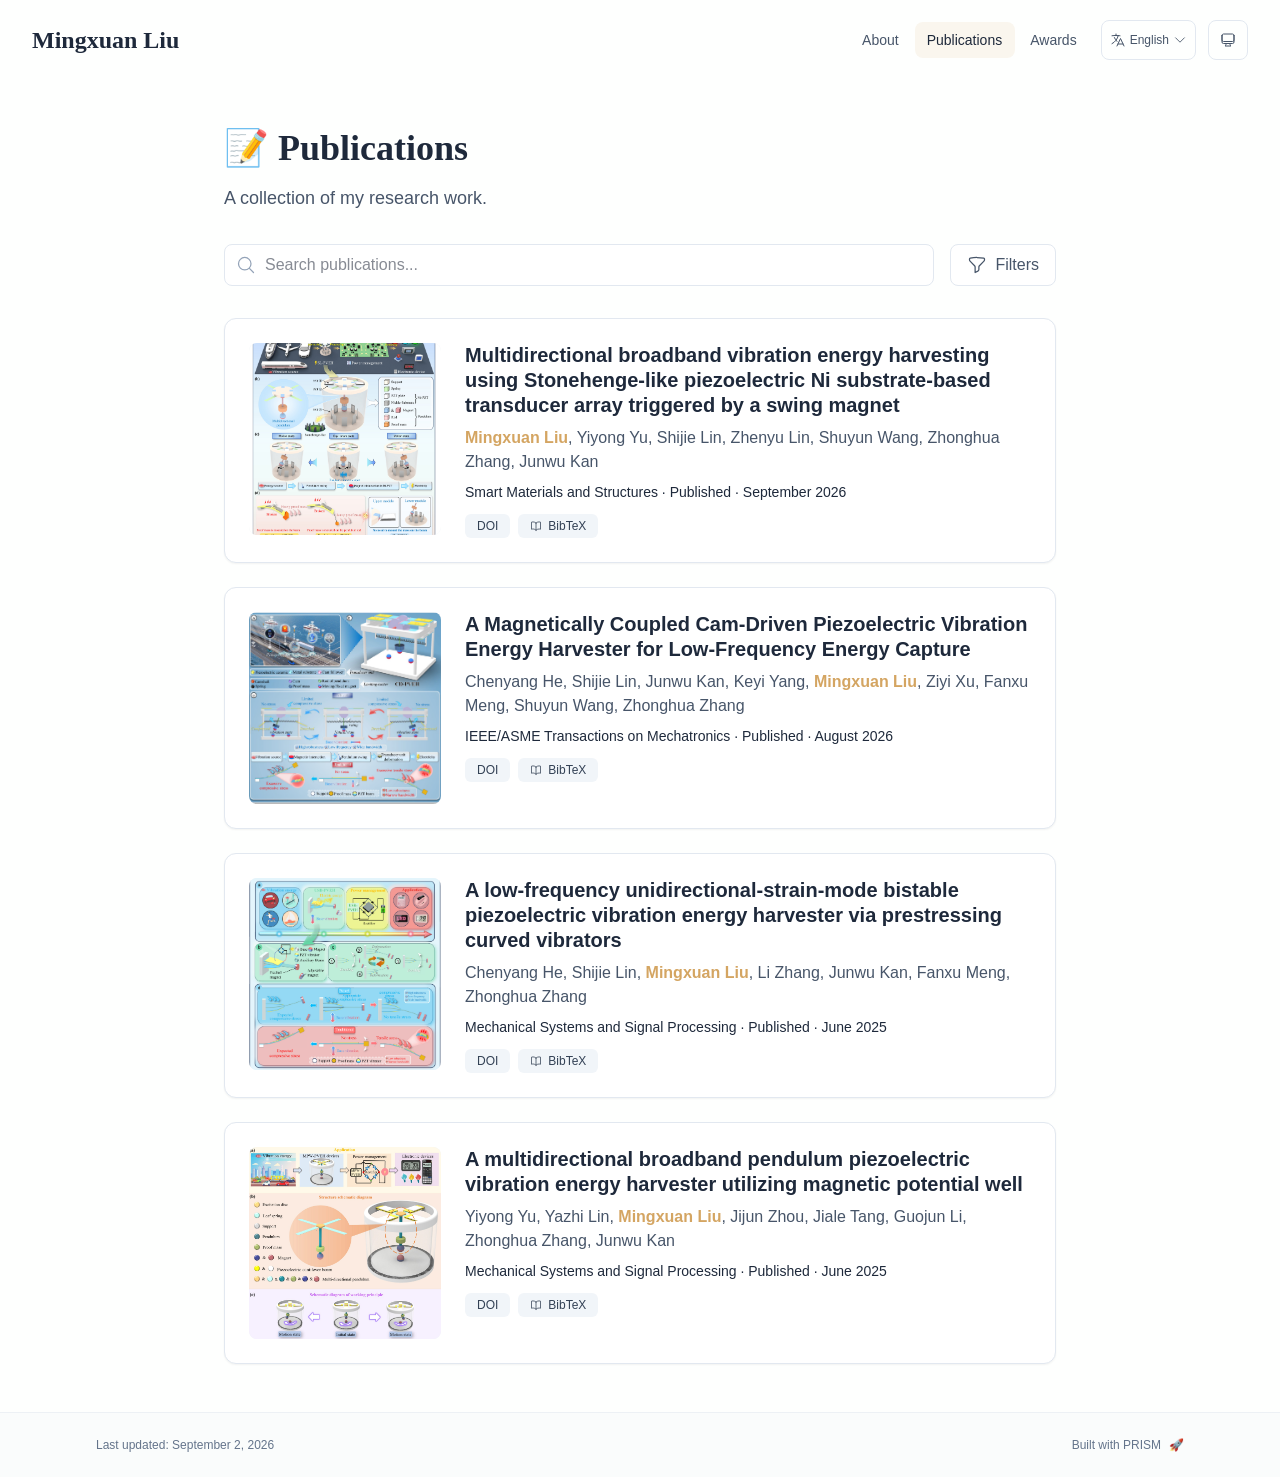
<file: publications/index.html>
<!DOCTYPE html><html lang="en" class="scroll-smooth"><head><meta charSet="utf-8"/><meta name="viewport" content="width=device-width, initial-scale=1"/><link rel="stylesheet" href="/_next/static/css/e8522b6788206585.css" data-precedence="next"/><link rel="preload" as="script" fetchPriority="low" href="/_next/static/chunks/webpack-af78f5c2c11af041.js"/><script src="/_next/static/chunks/4bd1b696-70b6d399998de86a.js" async=""></script><script src="/_next/static/chunks/684-5aaa8290a129f299.js" async=""></script><script src="/_next/static/chunks/main-app-d7116f31b9a9098e.js" async=""></script><script src="/_next/static/chunks/461-a9a5d7b05a71d978.js" async=""></script><script src="/_next/static/chunks/874-6cc630662f3664af.js" async=""></script><script src="/_next/static/chunks/291-e39730cc9327e39b.js" async=""></script><script src="/_next/static/chunks/app/layout-7481d956c9ba28b5.js" async=""></script><script src="/_next/static/chunks/378-5449de1b51ff7dc2.js" async=""></script><script src="/_next/static/chunks/748-6cada8c09e3e95da.js" async=""></script><script src="/_next/static/chunks/app/%5Bslug%5D/page-a00aabfa40e6beb1.js" async=""></script><link rel="icon" href="/favicon.svg" type="image/svg+xml"/><link rel="dns-prefetch" href="https://jialeliu.com"/><link rel="preconnect" href="https://jialeliu.com" crossorigin=""/><link rel="preload" as="font" type="font/woff2" href="https://jialeliu.com/fonts/georgiab.woff2" crossorigin=""/><script>
              try {
                const theme = localStorage.getItem('theme-storage');
                const parsed = theme ? JSON.parse(theme) : null;
                const setting = parsed?.state?.theme || 'system';
                const prefersDark = typeof window !== 'undefined' && window.matchMedia && window.matchMedia('(prefers-color-scheme: dark)').matches;
                const effective = setting === 'dark' ? 'dark' : (setting === 'light' ? 'light' : (prefersDark ? 'dark' : 'light'));
                var root = document.documentElement;
                root.classList.add(effective);
                root.setAttribute('data-theme', effective);
              } catch (e) {
                var root = document.documentElement;
                root.classList.add('light');
                root.setAttribute('data-theme', 'light');
              }
            </script><script>
    try {
      const cfg = {"enabled":true,"locales":["zh","en"],"defaultLocale":"en","mode":"auto","fixedLocale":"en","persist":true,"switcher":true,"labels":{"zh":"中文","en":"English"}};
      const storageKey = 'locale-storage';
      const normalize = (value) => typeof value === 'string' ? value.trim().replace('_', '-').toLowerCase() : '';
      const matchLocale = (candidate) => {
        const normalized = normalize(candidate);
        if (!normalized) return null;
        if (cfg.locales.includes(normalized)) return normalized;
        const language = normalized.split('-')[0];
        if (cfg.locales.includes(language)) return language;
        return null;
      };

      let resolved = null;

      if (cfg.persist) {
        resolved = matchLocale(localStorage.getItem(storageKey));
      }

      if (!resolved) {
        if (cfg.mode === 'fixed') {
          resolved = cfg.fixedLocale;
        } else {
          resolved = matchLocale(navigator.language);
        }
      }

      if (!resolved) {
        resolved = cfg.defaultLocale;
      }

      const root = document.documentElement;
      root.lang = resolved;
      root.setAttribute('data-locale', resolved);

      if (cfg.persist) {
        localStorage.setItem(storageKey, resolved);
      }
    } catch (e) {
      const root = document.documentElement;
      root.lang = 'en';
      root.setAttribute('data-locale', 'en');
    }
  </script><title>📝 Publications | Mingxuan Liu</title><meta name="description" content="A collection of my research work."/><meta name="author" content="Mingxuan Liu"/><meta name="keywords" content="Mingxuan Liu,Undergraduate,Robotics,Research,Zhejiang Normal University"/><meta name="creator" content="Mingxuan Liu"/><meta name="publisher" content="Mingxuan Liu"/><meta property="og:title" content="Mingxuan Liu"/><meta property="og:description" content="Personal academic homepage of Mingxuan Liu."/><meta property="og:site_name" content="Mingxuan Liu&#x27;s Academic Website"/><meta property="og:locale" content="en_US"/><meta property="og:type" content="website"/><meta name="twitter:card" content="summary"/><meta name="twitter:title" content="Mingxuan Liu"/><meta name="twitter:description" content="Personal academic homepage of Mingxuan Liu."/><link rel="icon" href="/favicon.svg"/><script>document.querySelectorAll('body link[rel="icon"], body link[rel="apple-touch-icon"]').forEach(el => document.head.appendChild(el))</script><script src="/_next/static/chunks/polyfills-42372ed130431b0a.js" noModule=""></script></head><body class="font-sans antialiased"><div style="visibility:hidden"><nav class="fixed top-0 left-0 right-0 z-50" data-headlessui-state=""><div class="transition-all duration-300 ease-out bg-transparent" style="transform:translateY(-100px)"><div class="max-w-7xl mx-auto px-4 sm:px-6 lg:px-8"><div class="flex justify-between items-center h-16 lg:h-20"><div class="flex-shrink-0" tabindex="0"><a class="text-xl lg:text-2xl font-serif font-semibold text-primary hover:text-accent transition-colors duration-200" href="/">Mingxuan Liu</a></div><div class="hidden lg:block"><div class="ml-10 flex items-center space-x-3"><div class="relative flex items-baseline space-x-1"><a data-nav-href="/" class="relative px-3 py-2 text-sm font-medium rounded-lg transition-colors duration-150 text-neutral-600" href="/">About</a><a data-nav-href="/publications" class="relative px-3 py-2 text-sm font-medium rounded-lg transition-colors duration-150 text-primary" href="/publications/">Publications</a><a data-nav-href="/awards" class="relative px-3 py-2 text-sm font-medium rounded-lg transition-colors duration-150 text-neutral-600" href="/awards/">Awards</a></div><div class="flex items-center justify-center w-14 h-10 rounded-lg border border-neutral-200 dark:border-[rgba(148,163,184,0.24)] bg-background dark:bg-neutral-800"><div class="w-6 h-4 rounded bg-neutral-300 animate-pulse"></div></div><div class="flex items-center justify-center w-10 h-10 rounded-lg border border-neutral-200 dark:border-[rgba(148,163,184,0.24)] bg-background dark:bg-neutral-800"><div class="w-4 h-4 rounded-full bg-neutral-300 animate-pulse"></div></div></div></div><div class="lg:hidden flex items-center space-x-2"><div class="flex items-center justify-center w-14 h-10 rounded-lg border border-neutral-200 dark:border-[rgba(148,163,184,0.24)] bg-background dark:bg-neutral-800"><div class="w-6 h-4 rounded bg-neutral-300 animate-pulse"></div></div><div class="flex items-center justify-center w-10 h-10 rounded-lg border border-neutral-200 dark:border-[rgba(148,163,184,0.24)] bg-background dark:bg-neutral-800"><div class="w-4 h-4 rounded-full bg-neutral-300 animate-pulse"></div></div><button class="inline-flex items-center justify-center p-2 rounded-md text-neutral-600 hover:text-primary hover:bg-neutral-100 dark:hover:bg-neutral-800 focus:outline-none focus:ring-2 focus:ring-inset focus:ring-accent transition-colors duration-200" id="headlessui-disclosure-button-«R7pdb»" type="button" aria-expanded="false" data-headlessui-state=""><span class="sr-only">Open main menu</span><div><svg xmlns="http://www.w3.org/2000/svg" fill="none" viewBox="0 0 24 24" stroke-width="1.5" stroke="currentColor" aria-hidden="true" data-slot="icon" class="block h-6 w-6"><path stroke-linecap="round" stroke-linejoin="round" d="M3.75 6.75h16.5M3.75 12h16.5m-16.5 5.25h16.5"></path></svg></div></button></div></div></div></div></nav><main class="min-h-screen pt-16 lg:pt-20"><div class="max-w-4xl mx-auto px-4 sm:px-6 lg:px-8 py-12"><div style="opacity:0;transform:translateY(20px)"><div class="mb-8"><h1 class="text-4xl font-serif font-bold text-primary mb-4">📝 Publications</h1><p class="text-lg text-neutral-600 dark:text-neutral-500 max-w-2xl">A collection of my research work.</p></div><div class="mb-8 space-y-4"><div class="flex flex-col sm:flex-row gap-4"><div class="relative flex-grow"><svg xmlns="http://www.w3.org/2000/svg" fill="none" viewBox="0 0 24 24" stroke-width="1.5" stroke="currentColor" aria-hidden="true" data-slot="icon" class="absolute left-3 top-1/2 transform -translate-y-1/2 h-5 w-5 text-neutral-400"><path stroke-linecap="round" stroke-linejoin="round" d="m21 21-5.197-5.197m0 0A7.5 7.5 0 1 0 5.196 5.196a7.5 7.5 0 0 0 10.607 10.607Z"></path></svg><input type="text" placeholder="Search publications..." class="w-full pl-10 pr-4 py-2 rounded-lg border border-neutral-200 dark:border-neutral-800 bg-white dark:bg-neutral-900 focus:ring-2 focus:ring-accent focus:border-transparent transition-all duration-200" value=""/></div><button class="flex items-center justify-center px-4 py-2 rounded-lg border transition-all duration-200 bg-white dark:bg-neutral-900 border-neutral-200 dark:border-neutral-800 text-neutral-600 hover:border-accent hover:text-accent"><svg xmlns="http://www.w3.org/2000/svg" fill="none" viewBox="0 0 24 24" stroke-width="1.5" stroke="currentColor" aria-hidden="true" data-slot="icon" class="h-5 w-5 mr-2"><path stroke-linecap="round" stroke-linejoin="round" d="M12 3c2.755 0 5.455.232 8.083.678.533.09.917.556.917 1.096v1.044a2.25 2.25 0 0 1-.659 1.591l-5.432 5.432a2.25 2.25 0 0 0-.659 1.591v2.927a2.25 2.25 0 0 1-1.244 2.013L9.75 21v-6.568a2.25 2.25 0 0 0-.659-1.591L3.659 7.409A2.25 2.25 0 0 1 3 5.818V4.774c0-.54.384-1.006.917-1.096A48.32 48.32 0 0 1 12 3Z"></path></svg>Filters</button></div></div><div class="space-y-6"><div class="bg-white dark:bg-neutral-900 p-6 rounded-xl shadow-sm border border-neutral-200 dark:border-neutral-800 hover:shadow-md transition-all duration-200" style="opacity:0;transform:translateY(20px)"><div class="flex flex-col md:flex-row gap-6"><div class="w-full md:w-48 flex-shrink-0"><div class="aspect-video md:aspect-[3/3] relative rounded-lg overflow-hidden bg-neutral-100 dark:bg-neutral-800"><img alt="Multidirectional broadband vibration energy harvesting using Stonehenge-like piezoelectric Ni substrate-based transducer array triggered by a swing magnet" loading="lazy" decoding="async" data-nimg="fill" class="object-cover" style="position:absolute;height:100%;width:100%;left:0;top:0;right:0;bottom:0;color:transparent" src="/papers/stonehenge.jpg"/></div></div><div class="flex-grow"><h3 class="text-xl font-semibold text-primary mb-2 leading-tight">Multidirectional broadband vibration energy harvesting using Stonehenge-like piezoelectric Ni substrate-based transducer array triggered by a swing magnet</h3><p class="text-base text-neutral-600 dark:text-neutral-400 mb-2"><span><span class="font-semibold text-accent ">Mingxuan Liu</span>, </span><span><span class=" ">Yiyong Yu</span>, </span><span><span class=" ">Shijie Lin</span>, </span><span><span class=" ">Zhenyu Lin</span>, </span><span><span class=" ">Shuyun Wang</span>, </span><span><span class=" ">Zhonghua Zhang</span>, </span><span><span class=" ">Junwu Kan</span></span></p><p class="text-sm font-medium text-neutral-800 dark:text-neutral-600 mb-3">Smart Materials and Structures<!-- --> · <!-- -->Published<!-- --> · <!-- -->September <!-- -->2026</p><div class="flex flex-wrap gap-2 mt-auto"><a href="https://doi.org/10.1088/1361-665X/ae9c0e" target="_blank" rel="noopener noreferrer" class="inline-flex items-center px-3 py-1 rounded-md text-xs font-medium bg-neutral-100 dark:bg-neutral-800 text-neutral-700 dark:text-neutral-300 hover:bg-accent hover:text-white transition-colors">DOI</a><button class="inline-flex items-center px-3 py-1 rounded-md text-xs font-medium transition-colors bg-neutral-100 dark:bg-neutral-800 text-neutral-700 dark:text-neutral-300 hover:bg-accent hover:text-white"><svg xmlns="http://www.w3.org/2000/svg" fill="none" viewBox="0 0 24 24" stroke-width="1.5" stroke="currentColor" aria-hidden="true" data-slot="icon" class="h-3 w-3 mr-1.5"><path stroke-linecap="round" stroke-linejoin="round" d="M12 6.042A8.967 8.967 0 0 0 6 3.75c-1.052 0-2.062.18-3 .512v14.25A8.987 8.987 0 0 1 6 18c2.305 0 4.408.867 6 2.292m0-14.25a8.966 8.966 0 0 1 6-2.292c1.052 0 2.062.18 3 .512v14.25A8.987 8.987 0 0 0 18 18a8.967 8.967 0 0 0-6 2.292m0-14.25v14.25"></path></svg>BibTeX</button></div></div></div></div><div class="bg-white dark:bg-neutral-900 p-6 rounded-xl shadow-sm border border-neutral-200 dark:border-neutral-800 hover:shadow-md transition-all duration-200" style="opacity:0;transform:translateY(20px)"><div class="flex flex-col md:flex-row gap-6"><div class="w-full md:w-48 flex-shrink-0"><div class="aspect-video md:aspect-[3/3] relative rounded-lg overflow-hidden bg-neutral-100 dark:bg-neutral-800"><img alt="A Magnetically Coupled Cam-Driven Piezoelectric Vibration Energy Harvester for Low-Frequency Energy Capture" loading="lazy" decoding="async" data-nimg="fill" class="object-cover" style="position:absolute;height:100%;width:100%;left:0;top:0;right:0;bottom:0;color:transparent" src="/papers/cam-driven.png"/></div></div><div class="flex-grow"><h3 class="text-xl font-semibold text-primary mb-2 leading-tight">A Magnetically Coupled Cam-Driven Piezoelectric Vibration Energy Harvester for Low-Frequency Energy Capture</h3><p class="text-base text-neutral-600 dark:text-neutral-400 mb-2"><span><span class=" ">Chenyang He</span>, </span><span><span class=" ">Shijie Lin</span>, </span><span><span class=" ">Junwu Kan</span>, </span><span><span class=" ">Keyi Yang</span>, </span><span><span class="font-semibold text-accent ">Mingxuan Liu</span>, </span><span><span class=" ">Ziyi Xu</span>, </span><span><span class=" ">Fanxu Meng</span>, </span><span><span class=" ">Shuyun Wang</span>, </span><span><span class=" ">Zhonghua Zhang</span></span></p><p class="text-sm font-medium text-neutral-800 dark:text-neutral-600 mb-3">IEEE/ASME Transactions on Mechatronics<!-- --> · <!-- -->Published<!-- --> · <!-- -->August <!-- -->2026</p><div class="flex flex-wrap gap-2 mt-auto"><a href="https://doi.org/10.1109/TMECH.2026.3722381" target="_blank" rel="noopener noreferrer" class="inline-flex items-center px-3 py-1 rounded-md text-xs font-medium bg-neutral-100 dark:bg-neutral-800 text-neutral-700 dark:text-neutral-300 hover:bg-accent hover:text-white transition-colors">DOI</a><button class="inline-flex items-center px-3 py-1 rounded-md text-xs font-medium transition-colors bg-neutral-100 dark:bg-neutral-800 text-neutral-700 dark:text-neutral-300 hover:bg-accent hover:text-white"><svg xmlns="http://www.w3.org/2000/svg" fill="none" viewBox="0 0 24 24" stroke-width="1.5" stroke="currentColor" aria-hidden="true" data-slot="icon" class="h-3 w-3 mr-1.5"><path stroke-linecap="round" stroke-linejoin="round" d="M12 6.042A8.967 8.967 0 0 0 6 3.75c-1.052 0-2.062.18-3 .512v14.25A8.987 8.987 0 0 1 6 18c2.305 0 4.408.867 6 2.292m0-14.25a8.966 8.966 0 0 1 6-2.292c1.052 0 2.062.18 3 .512v14.25A8.987 8.987 0 0 0 18 18a8.967 8.967 0 0 0-6 2.292m0-14.25v14.25"></path></svg>BibTeX</button></div></div></div></div><div class="bg-white dark:bg-neutral-900 p-6 rounded-xl shadow-sm border border-neutral-200 dark:border-neutral-800 hover:shadow-md transition-all duration-200" style="opacity:0;transform:translateY(20px)"><div class="flex flex-col md:flex-row gap-6"><div class="w-full md:w-48 flex-shrink-0"><div class="aspect-video md:aspect-[3/3] relative rounded-lg overflow-hidden bg-neutral-100 dark:bg-neutral-800"><img alt="A low-frequency unidirectional-strain-mode bistable piezoelectric vibration energy harvester via prestressing curved vibrators" loading="lazy" decoding="async" data-nimg="fill" class="object-cover" style="position:absolute;height:100%;width:100%;left:0;top:0;right:0;bottom:0;color:transparent" src="/papers/prebent.png"/></div></div><div class="flex-grow"><h3 class="text-xl font-semibold text-primary mb-2 leading-tight">A low-frequency unidirectional-strain-mode bistable piezoelectric vibration energy harvester via prestressing curved vibrators</h3><p class="text-base text-neutral-600 dark:text-neutral-400 mb-2"><span><span class=" ">Chenyang He</span>, </span><span><span class=" ">Shijie Lin</span>, </span><span><span class="font-semibold text-accent ">Mingxuan Liu</span>, </span><span><span class=" ">Li Zhang</span>, </span><span><span class=" ">Junwu Kan</span>, </span><span><span class=" ">Fanxu Meng</span>, </span><span><span class=" ">Zhonghua Zhang</span></span></p><p class="text-sm font-medium text-neutral-800 dark:text-neutral-600 mb-3">Mechanical Systems and Signal Processing<!-- --> · <!-- -->Published<!-- --> · <!-- -->June <!-- -->2025</p><div class="flex flex-wrap gap-2 mt-auto"><a href="https://doi.org/10.1016/j.ymssp.2025.112692" target="_blank" rel="noopener noreferrer" class="inline-flex items-center px-3 py-1 rounded-md text-xs font-medium bg-neutral-100 dark:bg-neutral-800 text-neutral-700 dark:text-neutral-300 hover:bg-accent hover:text-white transition-colors">DOI</a><button class="inline-flex items-center px-3 py-1 rounded-md text-xs font-medium transition-colors bg-neutral-100 dark:bg-neutral-800 text-neutral-700 dark:text-neutral-300 hover:bg-accent hover:text-white"><svg xmlns="http://www.w3.org/2000/svg" fill="none" viewBox="0 0 24 24" stroke-width="1.5" stroke="currentColor" aria-hidden="true" data-slot="icon" class="h-3 w-3 mr-1.5"><path stroke-linecap="round" stroke-linejoin="round" d="M12 6.042A8.967 8.967 0 0 0 6 3.75c-1.052 0-2.062.18-3 .512v14.25A8.987 8.987 0 0 1 6 18c2.305 0 4.408.867 6 2.292m0-14.25a8.966 8.966 0 0 1 6-2.292c1.052 0 2.062.18 3 .512v14.25A8.987 8.987 0 0 0 18 18a8.967 8.967 0 0 0-6 2.292m0-14.25v14.25"></path></svg>BibTeX</button></div></div></div></div><div class="bg-white dark:bg-neutral-900 p-6 rounded-xl shadow-sm border border-neutral-200 dark:border-neutral-800 hover:shadow-md transition-all duration-200" style="opacity:0;transform:translateY(20px)"><div class="flex flex-col md:flex-row gap-6"><div class="w-full md:w-48 flex-shrink-0"><div class="aspect-video md:aspect-[3/3] relative rounded-lg overflow-hidden bg-neutral-100 dark:bg-neutral-800"><img alt="A multidirectional broadband pendulum piezoelectric vibration energy harvester utilizing magnetic potential well" loading="lazy" decoding="async" data-nimg="fill" class="object-cover" style="position:absolute;height:100%;width:100%;left:0;top:0;right:0;bottom:0;color:transparent" src="/papers/multidirection.jpg"/></div></div><div class="flex-grow"><h3 class="text-xl font-semibold text-primary mb-2 leading-tight">A multidirectional broadband pendulum piezoelectric vibration energy harvester utilizing magnetic potential well</h3><p class="text-base text-neutral-600 dark:text-neutral-400 mb-2"><span><span class=" ">Yiyong Yu</span>, </span><span><span class=" ">Yazhi Lin</span>, </span><span><span class="font-semibold text-accent ">Mingxuan Liu</span>, </span><span><span class=" ">Jijun Zhou</span>, </span><span><span class=" ">Jiale Tang</span>, </span><span><span class=" ">Guojun Li</span>, </span><span><span class=" ">Zhonghua Zhang</span>, </span><span><span class=" ">Junwu Kan</span></span></p><p class="text-sm font-medium text-neutral-800 dark:text-neutral-600 mb-3">Mechanical Systems and Signal Processing<!-- --> · <!-- -->Published<!-- --> · <!-- -->June <!-- -->2025</p><div class="flex flex-wrap gap-2 mt-auto"><a href="https://doi.org/10.1016/j.ymssp.2025.112730" target="_blank" rel="noopener noreferrer" class="inline-flex items-center px-3 py-1 rounded-md text-xs font-medium bg-neutral-100 dark:bg-neutral-800 text-neutral-700 dark:text-neutral-300 hover:bg-accent hover:text-white transition-colors">DOI</a><button class="inline-flex items-center px-3 py-1 rounded-md text-xs font-medium transition-colors bg-neutral-100 dark:bg-neutral-800 text-neutral-700 dark:text-neutral-300 hover:bg-accent hover:text-white"><svg xmlns="http://www.w3.org/2000/svg" fill="none" viewBox="0 0 24 24" stroke-width="1.5" stroke="currentColor" aria-hidden="true" data-slot="icon" class="h-3 w-3 mr-1.5"><path stroke-linecap="round" stroke-linejoin="round" d="M12 6.042A8.967 8.967 0 0 0 6 3.75c-1.052 0-2.062.18-3 .512v14.25A8.987 8.987 0 0 1 6 18c2.305 0 4.408.867 6 2.292m0-14.25a8.966 8.966 0 0 1 6-2.292c1.052 0 2.062.18 3 .512v14.25A8.987 8.987 0 0 0 18 18a8.967 8.967 0 0 0-6 2.292m0-14.25v14.25"></path></svg>BibTeX</button></div></div></div></div></div></div></div><!--$--><!--/$--><!--$--><!--/$--></main><footer class="border-t border-neutral-200/50 bg-neutral-50/50 dark:bg-neutral-900/50 dark:border-neutral-700/50"><div class="max-w-6xl mx-auto px-4 sm:px-6 lg:px-8 py-6"><div class="flex flex-col sm:flex-row justify-between items-center gap-2"><p class="text-xs text-neutral-500">Last updated<!-- -->: <!-- -->September 2, 2026</p><p class="text-xs text-neutral-500 flex items-center"><a href="https://github.com/xyjoey/PRISM" target="_blank" rel="noopener noreferrer">Built with PRISM</a><span class="ml-2">🚀</span></p></div></div></footer></div><script src="/_next/static/chunks/webpack-af78f5c2c11af041.js" async=""></script><script>(self.__next_f=self.__next_f||[]).push([0])</script><script>self.__next_f.push([1,"1:\"$Sreact.fragment\"\n3:I[3719,[\"461\",\"static/chunks/461-a9a5d7b05a71d978.js\",\"874\",\"static/chunks/874-6cc630662f3664af.js\",\"291\",\"static/chunks/291-e39730cc9327e39b.js\",\"177\",\"static/chunks/app/layout-7481d956c9ba28b5.js\"],\"ThemeProvider\"]\n4:I[310,[\"461\",\"static/chunks/461-a9a5d7b05a71d978.js\",\"874\",\"static/chunks/874-6cc630662f3664af.js\",\"291\",\"static/chunks/291-e39730cc9327e39b.js\",\"177\",\"static/chunks/app/layout-7481d956c9ba28b5.js\"],\"LocaleProvider\"]\n5:I[4574,[\"461\",\"static/chunks/461-a9a5d7b05a71d978.js\",\"874\",\"static/chunks/874-6cc630662f3664af.js\",\"291\",\"static/chunks/291-e39730cc9327e39b.js\",\"177\",\"static/chunks/app/layout-7481d956c9ba28b5.js\"],\"default\"]\n6:I[7555,[],\"\"]\n7:I[1295,[],\"\"]\n8:I[2548,[\"461\",\"static/chunks/461-a9a5d7b05a71d978.js\",\"874\",\"static/chunks/874-6cc630662f3664af.js\",\"291\",\"static/chunks/291-e39730cc9327e39b.js\",\"177\",\"static/chunks/app/layout-7481d956c9ba28b5.js\"],\"default\"]\na:I[9665,[],\"MetadataBoundary\"]\nc:I[9665,[],\"OutletBoundary\"]\nf:I[4911,[],\"AsyncMetadataOutlet\"]\n11:I[9665,[],\"ViewportBoundary\"]\n13:I[6614,[],\"\"]\n:HL[\"/_next/static/css/e8522b6788206585.css\",\"style\"]\n2:T590,\n    try {\n      const cfg = {\"enabled\":true,\"locales\":[\"zh\",\"en\"],\"defaultLocale\":\"en\",\"mode\":\"auto\",\"fixedLocale\":\"en\",\"persist\":true,\"switcher\":true,\"labels\":{\"zh\":\"中文\",\"en\":\"English\"}};\n      const storageKey = 'locale-storage';\n      const normalize = (value) =\u003e typeof value === 'string' ? value.trim().replace('_', '-').toLowerCase() : '';\n      const matchLocale = (candidate) =\u003e {\n        const normalized = normalize(candidate);\n        if (!normalized) return null;\n        if (cfg.locales.includes(normalized)) return normalized;\n        const language = normalized.split('-')[0];\n        if (cfg.locales.includes(language)) return language;\n        return null;\n      };\n\n      let resolved = null;\n\n      if (cfg.persist) {\n        resolved = matchLocale(localStorage.getItem(storageKey));\n      }\n\n      if (!resolved) {\n        if (cfg.mode === 'fixed') {\n          resolved = cfg.fixedLocale;\n        }"])</script><script>self.__next_f.push([1," else {\n          resolved = matchLocale(navigator.language);\n        }\n      }\n\n      if (!resolved) {\n        resolved = cfg.defaultLocale;\n      }\n\n      const root = document.documentElement;\n      root.lang = resolved;\n      root.setAttribute('data-locale', resolved);\n\n      if (cfg.persist) {\n        localStorage.setItem(storageKey, resolved);\n      }\n    } catch (e) {\n      const root = document.documentElement;\n      root.lang = 'en';\n      root.setAttribute('data-locale', 'en');\n    }\n  "])</script><script>self.__next_f.push([1,"0:{\"P\":null,\"b\":\"YllPC0d0fLhs3xA4VUX0F\",\"p\":\"\",\"c\":[\"\",\"publications\",\"\"],\"i\":false,\"f\":[[[\"\",{\"children\":[[\"slug\",\"publications\",\"d\"],{\"children\":[\"__PAGE__\",{}]}]},\"$undefined\",\"$undefined\",true],[\"\",[\"$\",\"$1\",\"c\",{\"children\":[[[\"$\",\"link\",\"0\",{\"rel\":\"stylesheet\",\"href\":\"/_next/static/css/e8522b6788206585.css\",\"precedence\":\"next\",\"crossOrigin\":\"$undefined\",\"nonce\":\"$undefined\"}]],[\"$\",\"html\",null,{\"lang\":\"en\",\"className\":\"scroll-smooth\",\"suppressHydrationWarning\":true,\"children\":[[\"$\",\"head\",null,{\"children\":[[\"$\",\"link\",null,{\"rel\":\"icon\",\"href\":\"/favicon.svg\",\"type\":\"image/svg+xml\"}],[\"$\",\"link\",null,{\"rel\":\"dns-prefetch\",\"href\":\"https://jialeliu.com\"}],[\"$\",\"link\",null,{\"rel\":\"preconnect\",\"href\":\"https://jialeliu.com\",\"crossOrigin\":\"\"}],[\"$\",\"link\",null,{\"rel\":\"preload\",\"as\":\"font\",\"type\":\"font/woff2\",\"href\":\"https://jialeliu.com/fonts/georgiab.woff2\",\"crossOrigin\":\"\"}],[\"$\",\"script\",null,{\"dangerouslySetInnerHTML\":{\"__html\":\"\\n              try {\\n                const theme = localStorage.getItem('theme-storage');\\n                const parsed = theme ? JSON.parse(theme) : null;\\n                const setting = parsed?.state?.theme || 'system';\\n                const prefersDark = typeof window !== 'undefined' \u0026\u0026 window.matchMedia \u0026\u0026 window.matchMedia('(prefers-color-scheme: dark)').matches;\\n                const effective = setting === 'dark' ? 'dark' : (setting === 'light' ? 'light' : (prefersDark ? 'dark' : 'light'));\\n                var root = document.documentElement;\\n                root.classList.add(effective);\\n                root.setAttribute('data-theme', effective);\\n              } catch (e) {\\n                var root = document.documentElement;\\n                root.classList.add('light');\\n                root.setAttribute('data-theme', 'light');\\n              }\\n            \"}}],[\"$\",\"script\",null,{\"dangerouslySetInnerHTML\":{\"__html\":\"$2\"}}]]}],[\"$\",\"body\",null,{\"className\":\"font-sans antialiased\",\"children\":[\"$\",\"$L3\",null,{\"children\":[\"$\",\"$L4\",null,{\"config\":{\"enabled\":true,\"locales\":[\"zh\",\"en\"],\"defaultLocale\":\"en\",\"mode\":\"auto\",\"fixedLocale\":\"en\",\"persist\":true,\"switcher\":true,\"labels\":{\"zh\":\"中文\",\"en\":\"English\"}},\"children\":[[\"$\",\"$L5\",null,{\"items\":[{\"title\":\"About\",\"type\":\"page\",\"target\":\"about\",\"href\":\"/\"},{\"title\":\"Publications\",\"type\":\"page\",\"target\":\"publications\",\"href\":\"/publications\"},{\"title\":\"Awards\",\"type\":\"page\",\"target\":\"awards\",\"href\":\"/awards\"}],\"siteTitle\":\"Mingxuan Liu\",\"enableOnePageMode\":false,\"i18n\":\"$0:f:0:1:1:props:children:1:props:children:1:props:children:props:children:props:config\",\"itemsByLocale\":{\"zh\":[{\"title\":\"关于我\",\"type\":\"page\",\"target\":\"about\",\"href\":\"/\"},{\"title\":\"论文\",\"type\":\"page\",\"target\":\"publications\",\"href\":\"/publications\"},{\"title\":\"奖项\",\"type\":\"page\",\"target\":\"awards\",\"href\":\"/awards\"}],\"en\":[{\"title\":\"About\",\"type\":\"page\",\"target\":\"about\",\"href\":\"/\"},{\"title\":\"Publications\",\"type\":\"page\",\"target\":\"publications\",\"href\":\"/publications\"},{\"title\":\"Awards\",\"type\":\"page\",\"target\":\"awards\",\"href\":\"/awards\"}]},\"siteTitleByLocale\":{\"zh\":\"刘铭轩\",\"en\":\"Mingxuan Liu\"}}],[\"$\",\"main\",null,{\"className\":\"min-h-screen pt-16 lg:pt-20\",\"children\":[\"$\",\"$L6\",null,{\"parallelRouterKey\":\"children\",\"error\":\"$undefined\",\"errorStyles\":\"$undefined\",\"errorScripts\":\"$undefined\",\"template\":[\"$\",\"$L7\",null,{}],\"templateStyles\":\"$undefined\",\"templateScripts\":\"$undefined\",\"notFound\":[[[\"$\",\"title\",null,{\"children\":\"404: This page could not be found.\"}],[\"$\",\"div\",null,{\"style\":{\"fontFamily\":\"system-ui,\\\"Segoe UI\\\",Roboto,Helvetica,Arial,sans-serif,\\\"Apple Color Emoji\\\",\\\"Segoe UI Emoji\\\"\",\"height\":\"100vh\",\"textAlign\":\"center\",\"display\":\"flex\",\"flexDirection\":\"column\",\"alignItems\":\"center\",\"justifyContent\":\"center\"},\"children\":[\"$\",\"div\",null,{\"children\":[[\"$\",\"style\",null,{\"dangerouslySetInnerHTML\":{\"__html\":\"body{color:#000;background:#fff;margin:0}.next-error-h1{border-right:1px solid rgba(0,0,0,.3)}@media (prefers-color-scheme:dark){body{color:#fff;background:#000}.next-error-h1{border-right:1px solid rgba(255,255,255,.3)}}\"}}],[\"$\",\"h1\",null,{\"className\":\"next-error-h1\",\"style\":{\"display\":\"inline-block\",\"margin\":\"0 20px 0 0\",\"padding\":\"0 23px 0 0\",\"fontSize\":24,\"fontWeight\":500,\"verticalAlign\":\"top\",\"lineHeight\":\"49px\"},\"children\":404}],[\"$\",\"div\",null,{\"style\":{\"display\":\"inline-block\"},\"children\":[\"$\",\"h2\",null,{\"style\":{\"fontSize\":14,\"fontWeight\":400,\"lineHeight\":\"49px\",\"margin\":0},\"children\":\"This page could not be found.\"}]}]]}]}]],[]],\"forbidden\":\"$undefined\",\"unauthorized\":\"$undefined\"}]}],[\"$\",\"$L8\",null,{\"lastUpdated\":\"September 2, 2026\",\"lastUpdatedByLocale\":{\"zh\":\"2026年9月2日\",\"en\":\"September 2, 2026\"},\"defaultLocale\":\"en\"}]]}]}]}]]}]]}],{\"children\":[[\"slug\",\"publications\",\"d\"],[\"$\",\"$1\",\"c\",{\"children\":[null,[\"$\",\"$L6\",null,{\"parallelRouterKey\":\"children\",\"error\":\"$undefined\",\"errorStyles\":\"$undefined\",\"errorScripts\":\"$undefined\",\"template\":[\"$\",\"$L7\",null,{}],\"templateStyles\":\"$undefined\",\"templateScripts\":\"$undefined\",\"notFound\":\"$undefined\",\"forbidden\":\"$undefined\",\"unauthorized\":\"$undefined\"}]]}],{\"children\":[\"__PAGE__\",[\"$\",\"$1\",\"c\",{\"children\":[\"$L9\",[\"$\",\"$La\",null,{\"children\":\"$Lb\"}],null,[\"$\",\"$Lc\",null,{\"children\":[\"$Ld\",\"$Le\",[\"$\",\"$Lf\",null,{\"promise\":\"$@10\"}]]}]]}],{},null,false]},null,false]},null,false],[\"$\",\"$1\",\"h\",{\"children\":[null,[\"$\",\"$1\",\"4EcbHvzXxDQGE9WuRkg37\",{\"children\":[[\"$\",\"$L11\",null,{\"children\":\"$L12\"}],null]}],null]}],false]],\"m\":\"$undefined\",\"G\":[\"$13\",\"$undefined\"],\"s\":false,\"S\":true}\n"])</script><script>self.__next_f.push([1,"14:\"$Sreact.suspense\"\n15:I[4911,[],\"AsyncMetadata\"]\n17:I[2382,[\"461\",\"static/chunks/461-a9a5d7b05a71d978.js\",\"378\",\"static/chunks/378-5449de1b51ff7dc2.js\",\"748\",\"static/chunks/748-6cada8c09e3e95da.js\",\"182\",\"static/chunks/app/%5Bslug%5D/page-a00aabfa40e6beb1.js\"],\"default\"]\nb:[\"$\",\"$14\",null,{\"fallback\":null,\"children\":[\"$\",\"$L15\",null,{\"promise\":\"$@16\"}]}]\n18:T762,Vibration energy harvesting using piezoelectric transduction becomes increasingly popular as a promising alternative to electrochemical batteries for powering low-power wireless and portable electronic devices. A low-frequency unidirectional-strain-mode bistable piezoelectric vibration energy harvester (USB-PVEH) is proposed to offer a viable solution to the possible damage caused by the bidirectional deformation of piezoelectric plates in this paper. The salient characteristics of the USB-PVEH were that bistable vibration energy harvesting was implemented via the unidirectional-strain piezoelectric vibrators which were constructed by prepressuring two initially-curved piezoelectric plates. Also, the deformation of pre-bent piezoelectric vibrators subjected to the unidirectional compressive strain wasn’t directly induced by the external vibration source but triggered indirectly by the elastic beam. To prove the structural feasibility and ascertain the influence of adjustable magnet installation parameters on the energy harvester, the theoretical investigation, simulation, fabrication and experimental testing were conducted. The results showed that the potential well structure in nonlinear magnetic force can be altered by adjusting installation parameters such as the horizontal distance, vertical distance and installation angle of the adjustable magnet, thereby modifying the dynamic performance of the energy harvester. Additionally, the USB-PVEH exhibited an optimal parameter combination (d = 14 mm, h = 6 mm, α = 67.5°), where the natural frequency was 16 Hz and the effective bandwidth was 19.6 Hz. Furthermore, the maximum output power of the USB-PV"])</script><script>self.__next_f.push([1,"EH could reach 5.27 mW at 16 Hz with the optimal load resistance of 70 kΩ. Consequently, it is expected that the USB-PVEH can provide reference for the structural design of PVEH in high-amplitude environments.19:T9a5,"])</script><script>self.__next_f.push([1,"@article{HE2025112692,\n  title = {A low-frequency unidirectional-strain-mode bistable piezoelectric vibration energy harvester via prestressing curved vibrators},\n  journal = {Mechanical Systems and Signal Processing},\n  volume = {232},\n  pages = {112692},\n  year = {2025},\n  month = {jun},\n  issn = {0888-3270},\n  doi = {10.1016/j.ymssp.2025.112692},\n  url = {https://www.sciencedirect.com/science/article/pii/S0888327025003930},\n  author = {Chenyang He and Shijie Lin and Mingxuan Liu and Li Zhang and Junwu Kan and Fanxu Meng and Zhonghua Zhang},\n  abstract = {Vibration energy harvesting using piezoelectric transduction becomes increasingly popular as a promising alternative to electrochemical batteries for powering low-power wireless and portable electronic devices. A low-frequency unidirectional-strain-mode bistable piezoelectric vibration energy harvester (USB-PVEH) is proposed to offer a viable solution to the possible damage caused by the bidirectional deformation of piezoelectric plates in this paper. The salient characteristics of the USB-PVEH were that bistable vibration energy harvesting was implemented via the unidirectional-strain piezoelectric vibrators which were constructed by prepressuring two initially-curved piezoelectric plates. Also, the deformation of pre-bent piezoelectric vibrators subjected to the unidirectional compressive strain wasn’t directly induced by the external vibration source but triggered indirectly by the elastic beam. To prove the structural feasibility and ascertain the influence of adjustable magnet installation parameters on the energy harvester, the theoretical investigation, simulation, fabrication and experimental testing were conducted. The results showed that the potential well structure in nonlinear magnetic force can be altered by adjusting installation parameters such as the horizontal distance, vertical distance and installation angle of the adjustable magnet, thereby modifying the dynamic performance of the energy harvester. Additionally, the USB-PVEH exhibited an optimal parameter combination (d = 14 mm, h = 6 mm, α = 67.5°), where the natural frequency was 16 Hz and the effective bandwidth was 19.6 Hz. Furthermore, the maximum output power of the USB-PVEH could reach 5.27 mW at 16 Hz with the optimal load resistance of 70 kΩ. Consequently, it is expected that the USB-PVEH can provide reference for the structural design of PVEH in high-amplitude environments.}\n}"])</script><script>self.__next_f.push([1,"1a:T56c,Harvesting energy from environmental vibrations using piezoelectric mechanism had attracted much attention for powering wireless sensors over the past decades. To enhance the environmental adaptability of energy harvesters, a multidirectional broadband pendulum piezoelectric vibration energy harvester utilizing magnetic potential well (MPW-PVEH) is proposed in this paper. The MPW-PVEH consists of piezoelectric cantilever beams and a multi-directional pendulum which can oscillate in any direction and pluck the piezoelectric cantilever beam to only yield unidirectional compressive stress. Theoretical analyses and experimental tests were carried out to verify the feasibility of the harvester. The results showed that MPW-PVEH was capable of harvesting horizontal omnidirectional vibration energy between 7 Hz and 10.5 Hz by adjusting the proof mass and torsion radius. Moreover, the operating band of the harvester could be broadened from 4 Hz to 14 Hz by adjusting the magnet distance. The maximum power fluctuation of MPW-PVEH was only 12 % at any horizontal excitation angle, which indicated that MPW-PVEH had good multidirectional consistency. Additionally, the optimum output power of MPW-PVEH could reach 15.6 mW with the load resistance of 90 kΩ at 8 Hz. Furthermore, MPW-PVEH could light 250 LEDs as well as power a temperature sensor and a transmitter module continuously.1b:T7a8,@article{YU2025112730,\n  title = {A multidirectional broadband pendulum piezoelectric vibration energy harvester utilizing magnetic potential well},\n  journal = {Mechanical Systems and Signal Processing},\n  volume = {232},\n  pages = {112730},\n  year = {2025},\n  month = {jun},\n  issn = {0888-3270},\n  doi = {10.1016/j.ymssp.2025.112730},\n  url = {https://www.sciencedirect.com/science/article/pii/S0888327025004315},\n  author = {Yiyong Yu and Yazhi Lin and Mingxuan Liu and Jijun Zhou and Jiale Tang and Guojun Li and Zhonghua Zhang and Junwu Kan},\n  abstract = {Harvesting energy from environmental vibrations using piezoelectric mechanism had"])</script><script>self.__next_f.push([1," attracted much attention for powering wireless sensors over the past decades. To enhance the environmental adaptability of energy harvesters, a multidirectional broadband pendulum piezoelectric vibration energy harvester utilizing magnetic potential well (MPW-PVEH) is proposed in this paper. The MPW-PVEH consists of piezoelectric cantilever beams and a multi-directional pendulum which can oscillate in any direction and pluck the piezoelectric cantilever beam to only yield unidirectional compressive stress. Theoretical analyses and experimental tests were carried out to verify the feasibility of the harvester. The results showed that MPW-PVEH was capable of harvesting horizontal omnidirectional vibration energy between 7 Hz and 10.5 Hz by adjusting the proof mass and torsion radius. Moreover, the operating band of the harvester could be broadened from 4 Hz to 14 Hz by adjusting the magnet distance. The maximum power fluctuation of MPW-PVEH was only 12 % at any horizontal excitation angle, which indicated that MPW-PVEH had good multidirectional consistency. Additionally, the optimum output power of MPW-PVEH could reach 15.6 mW with the load resistance of 90 kΩ at 8 Hz. Furthermore, MPW-PVEH could light 250 LEDs as well as power a temperature sensor and a transmitter module continuously.}\n}1c:T762,Vibration energy harvesting using piezoelectric transduction becomes increasingly popular as a promising alternative to electrochemical batteries for powering low-power wireless and portable electronic devices. A low-frequency unidirectional-strain-mode bistable piezoelectric vibration energy harvester (USB-PVEH) is proposed to offer a viable solution to the possible damage caused by the bidirectional deformation of piezoelectric plates in this paper. The salient characteristics of the USB-PVEH were that bistable vibration energy harvesting was implemented via the unidirectional-strain piezoelectric vibrators which were constructed by prepressuring two initially-curved piezoelectric plates. Also, the deformation of"])</script><script>self.__next_f.push([1," pre-bent piezoelectric vibrators subjected to the unidirectional compressive strain wasn’t directly induced by the external vibration source but triggered indirectly by the elastic beam. To prove the structural feasibility and ascertain the influence of adjustable magnet installation parameters on the energy harvester, the theoretical investigation, simulation, fabrication and experimental testing were conducted. The results showed that the potential well structure in nonlinear magnetic force can be altered by adjusting installation parameters such as the horizontal distance, vertical distance and installation angle of the adjustable magnet, thereby modifying the dynamic performance of the energy harvester. Additionally, the USB-PVEH exhibited an optimal parameter combination (d = 14 mm, h = 6 mm, α = 67.5°), where the natural frequency was 16 Hz and the effective bandwidth was 19.6 Hz. Furthermore, the maximum output power of the USB-PVEH could reach 5.27 mW at 16 Hz with the optimal load resistance of 70 kΩ. Consequently, it is expected that the USB-PVEH can provide reference for the structural design of PVEH in high-amplitude environments.1d:T9a5,"])</script><script>self.__next_f.push([1,"@article{HE2025112692,\n  title = {A low-frequency unidirectional-strain-mode bistable piezoelectric vibration energy harvester via prestressing curved vibrators},\n  journal = {Mechanical Systems and Signal Processing},\n  volume = {232},\n  pages = {112692},\n  year = {2025},\n  month = {jun},\n  issn = {0888-3270},\n  doi = {10.1016/j.ymssp.2025.112692},\n  url = {https://www.sciencedirect.com/science/article/pii/S0888327025003930},\n  author = {Chenyang He and Shijie Lin and Mingxuan Liu and Li Zhang and Junwu Kan and Fanxu Meng and Zhonghua Zhang},\n  abstract = {Vibration energy harvesting using piezoelectric transduction becomes increasingly popular as a promising alternative to electrochemical batteries for powering low-power wireless and portable electronic devices. A low-frequency unidirectional-strain-mode bistable piezoelectric vibration energy harvester (USB-PVEH) is proposed to offer a viable solution to the possible damage caused by the bidirectional deformation of piezoelectric plates in this paper. The salient characteristics of the USB-PVEH were that bistable vibration energy harvesting was implemented via the unidirectional-strain piezoelectric vibrators which were constructed by prepressuring two initially-curved piezoelectric plates. Also, the deformation of pre-bent piezoelectric vibrators subjected to the unidirectional compressive strain wasn’t directly induced by the external vibration source but triggered indirectly by the elastic beam. To prove the structural feasibility and ascertain the influence of adjustable magnet installation parameters on the energy harvester, the theoretical investigation, simulation, fabrication and experimental testing were conducted. The results showed that the potential well structure in nonlinear magnetic force can be altered by adjusting installation parameters such as the horizontal distance, vertical distance and installation angle of the adjustable magnet, thereby modifying the dynamic performance of the energy harvester. Additionally, the USB-PVEH exhibited an optimal parameter combination (d = 14 mm, h = 6 mm, α = 67.5°), where the natural frequency was 16 Hz and the effective bandwidth was 19.6 Hz. Furthermore, the maximum output power of the USB-PVEH could reach 5.27 mW at 16 Hz with the optimal load resistance of 70 kΩ. Consequently, it is expected that the USB-PVEH can provide reference for the structural design of PVEH in high-amplitude environments.}\n}"])</script><script>self.__next_f.push([1,"1e:T56c,Harvesting energy from environmental vibrations using piezoelectric mechanism had attracted much attention for powering wireless sensors over the past decades. To enhance the environmental adaptability of energy harvesters, a multidirectional broadband pendulum piezoelectric vibration energy harvester utilizing magnetic potential well (MPW-PVEH) is proposed in this paper. The MPW-PVEH consists of piezoelectric cantilever beams and a multi-directional pendulum which can oscillate in any direction and pluck the piezoelectric cantilever beam to only yield unidirectional compressive stress. Theoretical analyses and experimental tests were carried out to verify the feasibility of the harvester. The results showed that MPW-PVEH was capable of harvesting horizontal omnidirectional vibration energy between 7 Hz and 10.5 Hz by adjusting the proof mass and torsion radius. Moreover, the operating band of the harvester could be broadened from 4 Hz to 14 Hz by adjusting the magnet distance. The maximum power fluctuation of MPW-PVEH was only 12 % at any horizontal excitation angle, which indicated that MPW-PVEH had good multidirectional consistency. Additionally, the optimum output power of MPW-PVEH could reach 15.6 mW with the load resistance of 90 kΩ at 8 Hz. Furthermore, MPW-PVEH could light 250 LEDs as well as power a temperature sensor and a transmitter module continuously.1f:T7a8,@article{YU2025112730,\n  title = {A multidirectional broadband pendulum piezoelectric vibration energy harvester utilizing magnetic potential well},\n  journal = {Mechanical Systems and Signal Processing},\n  volume = {232},\n  pages = {112730},\n  year = {2025},\n  month = {jun},\n  issn = {0888-3270},\n  doi = {10.1016/j.ymssp.2025.112730},\n  url = {https://www.sciencedirect.com/science/article/pii/S0888327025004315},\n  author = {Yiyong Yu and Yazhi Lin and Mingxuan Liu and Jijun Zhou and Jiale Tang and Guojun Li and Zhonghua Zhang and Junwu Kan},\n  abstract = {Harvesting energy from environmental vibrations using piezoelectric mechanism had"])</script><script>self.__next_f.push([1," attracted much attention for powering wireless sensors over the past decades. To enhance the environmental adaptability of energy harvesters, a multidirectional broadband pendulum piezoelectric vibration energy harvester utilizing magnetic potential well (MPW-PVEH) is proposed in this paper. The MPW-PVEH consists of piezoelectric cantilever beams and a multi-directional pendulum which can oscillate in any direction and pluck the piezoelectric cantilever beam to only yield unidirectional compressive stress. Theoretical analyses and experimental tests were carried out to verify the feasibility of the harvester. The results showed that MPW-PVEH was capable of harvesting horizontal omnidirectional vibration energy between 7 Hz and 10.5 Hz by adjusting the proof mass and torsion radius. Moreover, the operating band of the harvester could be broadened from 4 Hz to 14 Hz by adjusting the magnet distance. The maximum power fluctuation of MPW-PVEH was only 12 % at any horizontal excitation angle, which indicated that MPW-PVEH had good multidirectional consistency. Additionally, the optimum output power of MPW-PVEH could reach 15.6 mW with the load resistance of 90 kΩ at 8 Hz. Furthermore, MPW-PVEH could light 250 LEDs as well as power a temperature sensor and a transmitter module continuously.}\n}"])</script><script>self.__next_f.push([1,"9:[\"$\",\"$L17\",null,{\"dataByLocale\":{\"zh\":{\"type\":\"publication\",\"config\":{\"type\":\"publication\",\"title\":\"📝 论文\",\"description\":\"我的研究成果列表。\",\"source\":\"publications.bib\"},\"publications\":[{\"id\":\"LIU2026SMS\",\"title\":\"Multidirectional broadband vibration energy harvesting using Stonehenge-like piezoelectric Ni substrate-based transducer array triggered by a swing magnet\",\"authors\":[{\"name\":\"Mingxuan Liu\",\"isHighlighted\":true,\"isCorresponding\":false,\"isCoAuthor\":false},{\"name\":\"Yiyong Yu\",\"isHighlighted\":false,\"isCorresponding\":false,\"isCoAuthor\":false},{\"name\":\"Shijie Lin\",\"isHighlighted\":false,\"isCorresponding\":false,\"isCoAuthor\":false},{\"name\":\"Zhenyu Lin\",\"isHighlighted\":false,\"isCorresponding\":false,\"isCoAuthor\":false},{\"name\":\"Shuyun Wang\",\"isHighlighted\":false,\"isCorresponding\":false,\"isCoAuthor\":false},{\"name\":\"Zhonghua Zhang\",\"isHighlighted\":false,\"isCorresponding\":false,\"isCoAuthor\":false},{\"name\":\"Junwu Kan\",\"isHighlighted\":false,\"isCorresponding\":false,\"isCoAuthor\":false}],\"year\":2026,\"month\":\"9\",\"type\":\"journal\",\"status\":\"published\",\"tags\":[],\"keywords\":\"$9:props:dataByLocale:zh:publications:0:tags\",\"researchArea\":\"machine-learning\",\"journal\":\"Smart Materials and Structures\",\"conference\":\"\",\"doi\":\"10.1088/1361-665X/ae9c0e\",\"abstract\":\"\",\"description\":\"\",\"selected\":true,\"preview\":\"stonehenge.jpg\",\"bibtex\":\"@article{LIU2026SMS,\\n  title = {Multidirectional broadband vibration energy harvesting using Stonehenge-like piezoelectric Ni substrate-based transducer array triggered by a swing magnet},\\n  journal = {Smart Materials and Structures},\\n  year = {2026},\\n  month = {sep},\\n  doi = {10.1088/1361-665X/ae9c0e},\\n  author = {Mingxuan Liu and Yiyong Yu and Shijie Lin and Zhenyu Lin and Shuyun Wang and Zhonghua Zhang and Junwu Kan}\\n}\"},{\"id\":\"HE2026TMECH\",\"title\":\"A Magnetically Coupled Cam-Driven Piezoelectric Vibration Energy Harvester for Low-Frequency Energy Capture\",\"authors\":[{\"name\":\"Chenyang He\",\"isHighlighted\":false,\"isCorresponding\":false,\"isCoAuthor\":false},{\"name\":\"Shijie Lin\",\"isHighlighted\":false,\"isCorresponding\":false,\"isCoAuthor\":false},{\"name\":\"Junwu Kan\",\"isHighlighted\":false,\"isCorresponding\":false,\"isCoAuthor\":false},{\"name\":\"Keyi Yang\",\"isHighlighted\":false,\"isCorresponding\":false,\"isCoAuthor\":false},{\"name\":\"Mingxuan Liu\",\"isHighlighted\":true,\"isCorresponding\":false,\"isCoAuthor\":false},{\"name\":\"Ziyi Xu\",\"isHighlighted\":false,\"isCorresponding\":false,\"isCoAuthor\":false},{\"name\":\"Fanxu Meng\",\"isHighlighted\":false,\"isCorresponding\":false,\"isCoAuthor\":false},{\"name\":\"Shuyun Wang\",\"isHighlighted\":false,\"isCorresponding\":false,\"isCoAuthor\":false},{\"name\":\"Zhonghua Zhang\",\"isHighlighted\":false,\"isCorresponding\":false,\"isCoAuthor\":false}],\"year\":2026,\"month\":\"8\",\"type\":\"journal\",\"status\":\"published\",\"tags\":[],\"keywords\":\"$9:props:dataByLocale:zh:publications:1:tags\",\"researchArea\":\"machine-learning\",\"journal\":\"IEEE/ASME Transactions on Mechatronics\",\"conference\":\"\",\"doi\":\"10.1109/TMECH.2026.3722381\",\"abstract\":\"\",\"description\":\"\",\"selected\":true,\"preview\":\"cam-driven.png\",\"bibtex\":\"@article{HE2026TMECH,\\n  title = {A Magnetically Coupled Cam-Driven Piezoelectric Vibration Energy Harvester for Low-Frequency Energy Capture},\\n  journal = {IEEE/ASME Transactions on Mechatronics},\\n  year = {2026},\\n  month = {aug},\\n  doi = {10.1109/TMECH.2026.3722381},\\n  author = {Chenyang He and Shijie Lin and Junwu Kan and Keyi Yang and Mingxuan Liu and Ziyi Xu and Fanxu Meng and Shuyun Wang and Zhonghua Zhang}\\n}\"},{\"id\":\"HE2025112692\",\"title\":\"A low-frequency unidirectional-strain-mode bistable piezoelectric vibration energy harvester via prestressing curved vibrators\",\"authors\":[{\"name\":\"Chenyang He\",\"isHighlighted\":false,\"isCorresponding\":false,\"isCoAuthor\":false},{\"name\":\"Shijie Lin\",\"isHighlighted\":false,\"isCorresponding\":false,\"isCoAuthor\":false},{\"name\":\"Mingxuan Liu\",\"isHighlighted\":true,\"isCorresponding\":false,\"isCoAuthor\":false},{\"name\":\"Li Zhang\",\"isHighlighted\":false,\"isCorresponding\":false,\"isCoAuthor\":false},{\"name\":\"Junwu Kan\",\"isHighlighted\":false,\"isCorresponding\":false,\"isCoAuthor\":false},{\"name\":\"Fanxu Meng\",\"isHighlighted\":false,\"isCorresponding\":false,\"isCoAuthor\":false},{\"name\":\"Zhonghua Zhang\",\"isHighlighted\":false,\"isCorresponding\":false,\"isCoAuthor\":false}],\"year\":2025,\"month\":\"6\",\"type\":\"journal\",\"status\":\"published\",\"tags\":[\"Unidirectional deformation\",\"Magnetic plucking\",\"Piezoelectric energy harvester\",\"Magnetic frequency modulation\",\"Effective frequency bandwidth\"],\"keywords\":\"$9:props:dataByLocale:zh:publications:2:tags\",\"researchArea\":\"machine-learning\",\"journal\":\"Mechanical Systems and Signal Processing\",\"conference\":\"\",\"volume\":\"232\",\"pages\":\"112692\",\"doi\":\"10.1016/j.ymssp.2025.112692\",\"url\":\"https://www.sciencedirect.com/science/article/pii/S0888327025003930\",\"abstract\":\"$18\",\"description\":\"\",\"selected\":true,\"preview\":\"prebent.png\",\"bibtex\":\"$19\"},{\"id\":\"YU2025112730\",\"title\":\"A multidirectional broadband pendulum piezoelectric vibration energy harvester utilizing magnetic potential well\",\"authors\":[{\"name\":\"Yiyong Yu\",\"isHighlighted\":false,\"isCorresponding\":false,\"isCoAuthor\":false},{\"name\":\"Yazhi Lin\",\"isHighlighted\":false,\"isCorresponding\":false,\"isCoAuthor\":false},{\"name\":\"Mingxuan Liu\",\"isHighlighted\":true,\"isCorresponding\":false,\"isCoAuthor\":false},{\"name\":\"Jijun Zhou\",\"isHighlighted\":false,\"isCorresponding\":false,\"isCoAuthor\":false},{\"name\":\"Jiale Tang\",\"isHighlighted\":false,\"isCorresponding\":false,\"isCoAuthor\":false},{\"name\":\"Guojun Li\",\"isHighlighted\":false,\"isCorresponding\":false,\"isCoAuthor\":false},{\"name\":\"Zhonghua Zhang\",\"isHighlighted\":false,\"isCorresponding\":false,\"isCoAuthor\":false},{\"name\":\"Junwu Kan\",\"isHighlighted\":false,\"isCorresponding\":false,\"isCoAuthor\":false}],\"year\":2025,\"month\":\"6\",\"type\":\"journal\",\"status\":\"published\",\"tags\":[\"Piezoelectric transduction\",\"Vibration energy harvester\",\"Multi-direction\",\"Frequency tuning\"],\"keywords\":\"$9:props:dataByLocale:zh:publications:3:tags\",\"researchArea\":\"machine-learning\",\"journal\":\"Mechanical Systems and Signal Processing\",\"conference\":\"\",\"volume\":\"232\",\"pages\":\"112730\",\"doi\":\"10.1016/j.ymssp.2025.112730\",\"url\":\"https://www.sciencedirect.com/science/article/pii/S0888327025004315\",\"abstract\":\"$1a\",\"description\":\"\",\"selected\":true,\"preview\":\"multidirection.jpg\",\"bibtex\":\"$1b\"}]},\"en\":{\"type\":\"publication\",\"config\":{\"type\":\"publication\",\"title\":\"📝 Publications\",\"description\":\"A collection of my research work.\",\"source\":\"publications.bib\"},\"publications\":[{\"id\":\"LIU2026SMS\",\"title\":\"Multidirectional broadband vibration energy harvesting using Stonehenge-like piezoelectric Ni substrate-based transducer array triggered by a swing magnet\",\"authors\":[{\"name\":\"Mingxuan Liu\",\"isHighlighted\":true,\"isCorresponding\":false,\"isCoAuthor\":false},{\"name\":\"Yiyong Yu\",\"isHighlighted\":false,\"isCorresponding\":false,\"isCoAuthor\":false},{\"name\":\"Shijie Lin\",\"isHighlighted\":false,\"isCorresponding\":false,\"isCoAuthor\":false},{\"name\":\"Zhenyu Lin\",\"isHighlighted\":false,\"isCorresponding\":false,\"isCoAuthor\":false},{\"name\":\"Shuyun Wang\",\"isHighlighted\":false,\"isCorresponding\":false,\"isCoAuthor\":false},{\"name\":\"Zhonghua Zhang\",\"isHighlighted\":false,\"isCorresponding\":false,\"isCoAuthor\":false},{\"name\":\"Junwu Kan\",\"isHighlighted\":false,\"isCorresponding\":false,\"isCoAuthor\":false}],\"year\":2026,\"month\":\"9\",\"type\":\"journal\",\"status\":\"published\",\"tags\":[],\"keywords\":\"$9:props:dataByLocale:en:publications:0:tags\",\"researchArea\":\"machine-learning\",\"journal\":\"Smart Materials and Structures\",\"conference\":\"\",\"doi\":\"10.1088/1361-665X/ae9c0e\",\"abstract\":\"\",\"description\":\"\",\"selected\":true,\"preview\":\"stonehenge.jpg\",\"bibtex\":\"@article{LIU2026SMS,\\n  title = {Multidirectional broadband vibration energy harvesting using Stonehenge-like piezoelectric Ni substrate-based transducer array triggered by a swing magnet},\\n  journal = {Smart Materials and Structures},\\n  year = {2026},\\n  month = {sep},\\n  doi = {10.1088/1361-665X/ae9c0e},\\n  author = {Mingxuan Liu and Yiyong Yu and Shijie Lin and Zhenyu Lin and Shuyun Wang and Zhonghua Zhang and Junwu Kan}\\n}\"},{\"id\":\"HE2026TMECH\",\"title\":\"A Magnetically Coupled Cam-Driven Piezoelectric Vibration Energy Harvester for Low-Frequency Energy Capture\",\"authors\":[{\"name\":\"Chenyang He\",\"isHighlighted\":false,\"isCorresponding\":false,\"isCoAuthor\":false},{\"name\":\"Shijie Lin\",\"isHighlighted\":false,\"isCorresponding\":false,\"isCoAuthor\":false},{\"name\":\"Junwu Kan\",\"isHighlighted\":false,\"isCorresponding\":false,\"isCoAuthor\":false},{\"name\":\"Keyi Yang\",\"isHighlighted\":false,\"isCorresponding\":false,\"isCoAuthor\":false},{\"name\":\"Mingxuan Liu\",\"isHighlighted\":true,\"isCorresponding\":false,\"isCoAuthor\":false},{\"name\":\"Ziyi Xu\",\"isHighlighted\":false,\"isCorresponding\":false,\"isCoAuthor\":false},{\"name\":\"Fanxu Meng\",\"isHighlighted\":false,\"isCorresponding\":false,\"isCoAuthor\":false},{\"name\":\"Shuyun Wang\",\"isHighlighted\":false,\"isCorresponding\":false,\"isCoAuthor\":false},{\"name\":\"Zhonghua Zhang\",\"isHighlighted\":false,\"isCorresponding\":false,\"isCoAuthor\":false}],\"year\":2026,\"month\":\"8\",\"type\":\"journal\",\"status\":\"published\",\"tags\":[],\"keywords\":\"$9:props:dataByLocale:en:publications:1:tags\",\"researchArea\":\"machine-learning\",\"journal\":\"IEEE/ASME Transactions on Mechatronics\",\"conference\":\"\",\"doi\":\"10.1109/TMECH.2026.3722381\",\"abstract\":\"\",\"description\":\"\",\"selected\":true,\"preview\":\"cam-driven.png\",\"bibtex\":\"@article{HE2026TMECH,\\n  title = {A Magnetically Coupled Cam-Driven Piezoelectric Vibration Energy Harvester for Low-Frequency Energy Capture},\\n  journal = {IEEE/ASME Transactions on Mechatronics},\\n  year = {2026},\\n  month = {aug},\\n  doi = {10.1109/TMECH.2026.3722381},\\n  author = {Chenyang He and Shijie Lin and Junwu Kan and Keyi Yang and Mingxuan Liu and Ziyi Xu and Fanxu Meng and Shuyun Wang and Zhonghua Zhang}\\n}\"},{\"id\":\"HE2025112692\",\"title\":\"A low-frequency unidirectional-strain-mode bistable piezoelectric vibration energy harvester via prestressing curved vibrators\",\"authors\":[{\"name\":\"Chenyang He\",\"isHighlighted\":false,\"isCorresponding\":false,\"isCoAuthor\":false},{\"name\":\"Shijie Lin\",\"isHighlighted\":false,\"isCorresponding\":false,\"isCoAuthor\":false},{\"name\":\"Mingxuan Liu\",\"isHighlighted\":true,\"isCorresponding\":false,\"isCoAuthor\":false},{\"name\":\"Li Zhang\",\"isHighlighted\":false,\"isCorresponding\":false,\"isCoAuthor\":false},{\"name\":\"Junwu Kan\",\"isHighlighted\":false,\"isCorresponding\":false,\"isCoAuthor\":false},{\"name\":\"Fanxu Meng\",\"isHighlighted\":false,\"isCorresponding\":false,\"isCoAuthor\":false},{\"name\":\"Zhonghua Zhang\",\"isHighlighted\":false,\"isCorresponding\":false,\"isCoAuthor\":false}],\"year\":2025,\"month\":\"6\",\"type\":\"journal\",\"status\":\"published\",\"tags\":[\"Unidirectional deformation\",\"Magnetic plucking\",\"Piezoelectric energy harvester\",\"Magnetic frequency modulation\",\"Effective frequency bandwidth\"],\"keywords\":\"$9:props:dataByLocale:en:publications:2:tags\",\"researchArea\":\"machine-learning\",\"journal\":\"Mechanical Systems and Signal Processing\",\"conference\":\"\",\"volume\":\"232\",\"pages\":\"112692\",\"doi\":\"10.1016/j.ymssp.2025.112692\",\"url\":\"https://www.sciencedirect.com/science/article/pii/S0888327025003930\",\"abstract\":\"$1c\",\"description\":\"\",\"selected\":true,\"preview\":\"prebent.png\",\"bibtex\":\"$1d\"},{\"id\":\"YU2025112730\",\"title\":\"A multidirectional broadband pendulum piezoelectric vibration energy harvester utilizing magnetic potential well\",\"authors\":[{\"name\":\"Yiyong Yu\",\"isHighlighted\":false,\"isCorresponding\":false,\"isCoAuthor\":false},{\"name\":\"Yazhi Lin\",\"isHighlighted\":false,\"isCorresponding\":false,\"isCoAuthor\":false},{\"name\":\"Mingxuan Liu\",\"isHighlighted\":true,\"isCorresponding\":false,\"isCoAuthor\":false},{\"name\":\"Jijun Zhou\",\"isHighlighted\":false,\"isCorresponding\":false,\"isCoAuthor\":false},{\"name\":\"Jiale Tang\",\"isHighlighted\":false,\"isCorresponding\":false,\"isCoAuthor\":false},{\"name\":\"Guojun Li\",\"isHighlighted\":false,\"isCorresponding\":false,\"isCoAuthor\":false},{\"name\":\"Zhonghua Zhang\",\"isHighlighted\":false,\"isCorresponding\":false,\"isCoAuthor\":false},{\"name\":\"Junwu Kan\",\"isHighlighted\":false,\"isCorresponding\":false,\"isCoAuthor\":false}],\"year\":2025,\"month\":\"6\",\"type\":\"journal\",\"status\":\"published\",\"tags\":[\"Piezoelectric transduction\",\"Vibration energy harvester\",\"Multi-direction\",\"Frequency tuning\"],\"keywords\":\"$9:props:dataByLocale:en:publications:3:tags\",\"researchArea\":\"machine-learning\",\"journal\":\"Mechanical Systems and Signal Processing\",\"conference\":\"\",\"volume\":\"232\",\"pages\":\"112730\",\"doi\":\"10.1016/j.ymssp.2025.112730\",\"url\":\"https://www.sciencedirect.com/science/article/pii/S0888327025004315\",\"abstract\":\"$1e\",\"description\":\"\",\"selected\":true,\"preview\":\"multidirection.jpg\",\"bibtex\":\"$1f\"}]}},\"defaultLocale\":\"en\"}]\n"])</script><script>self.__next_f.push([1,"e:null\n"])</script><script>self.__next_f.push([1,"12:[[\"$\",\"meta\",\"0\",{\"charSet\":\"utf-8\"}],[\"$\",\"meta\",\"1\",{\"name\":\"viewport\",\"content\":\"width=device-width, initial-scale=1\"}]]\nd:null\n"])</script><script>self.__next_f.push([1,"16:{\"metadata\":[[\"$\",\"title\",\"0\",{\"children\":\"📝 Publications | Mingxuan Liu\"}],[\"$\",\"meta\",\"1\",{\"name\":\"description\",\"content\":\"A collection of my research work.\"}],[\"$\",\"meta\",\"2\",{\"name\":\"author\",\"content\":\"Mingxuan Liu\"}],[\"$\",\"meta\",\"3\",{\"name\":\"keywords\",\"content\":\"Mingxuan Liu,Undergraduate,Robotics,Research,Zhejiang Normal University\"}],[\"$\",\"meta\",\"4\",{\"name\":\"creator\",\"content\":\"Mingxuan Liu\"}],[\"$\",\"meta\",\"5\",{\"name\":\"publisher\",\"content\":\"Mingxuan Liu\"}],[\"$\",\"meta\",\"6\",{\"property\":\"og:title\",\"content\":\"Mingxuan Liu\"}],[\"$\",\"meta\",\"7\",{\"property\":\"og:description\",\"content\":\"Personal academic homepage of Mingxuan Liu.\"}],[\"$\",\"meta\",\"8\",{\"property\":\"og:site_name\",\"content\":\"Mingxuan Liu's Academic Website\"}],[\"$\",\"meta\",\"9\",{\"property\":\"og:locale\",\"content\":\"en_US\"}],[\"$\",\"meta\",\"10\",{\"property\":\"og:type\",\"content\":\"website\"}],[\"$\",\"meta\",\"11\",{\"name\":\"twitter:card\",\"content\":\"summary\"}],[\"$\",\"meta\",\"12\",{\"name\":\"twitter:title\",\"content\":\"Mingxuan Liu\"}],[\"$\",\"meta\",\"13\",{\"name\":\"twitter:description\",\"content\":\"Personal academic homepage of Mingxuan Liu.\"}],[\"$\",\"link\",\"14\",{\"rel\":\"icon\",\"href\":\"/favicon.svg\"}]],\"error\":null,\"digest\":\"$undefined\"}\n10:{\"metadata\":\"$16:metadata\",\"error\":null,\"digest\":\"$undefined\"}\n"])</script></body></html>
</file>
<file: _next/static/css/e8522b6788206585.css>
/*! tailwindcss v4.1.10 | MIT License | https://tailwindcss.com */@layer properties{@supports (((-webkit-hyphens:none)) and (not (margin-trim:inline))) or ((-moz-orient:inline) and (not (color:rgb(from red r g b)))){*,::backdrop,:after,:before{--tw-translate-x:0;--tw-translate-y:0;--tw-translate-z:0;--tw-rotate-x:initial;--tw-rotate-y:initial;--tw-rotate-z:initial;--tw-skew-x:initial;--tw-skew-y:initial;--tw-space-y-reverse:0;--tw-space-x-reverse:0;--tw-border-style:solid;--tw-leading:initial;--tw-font-weight:initial;--tw-shadow:0 0 #0000;--tw-shadow-color:initial;--tw-shadow-alpha:100%;--tw-inset-shadow:0 0 #0000;--tw-inset-shadow-color:initial;--tw-inset-shadow-alpha:100%;--tw-ring-color:initial;--tw-ring-shadow:0 0 #0000;--tw-inset-ring-color:initial;--tw-inset-ring-shadow:0 0 #0000;--tw-ring-inset:initial;--tw-ring-offset-width:0px;--tw-ring-offset-color:#fff;--tw-ring-offset-shadow:0 0 #0000;--tw-blur:initial;--tw-brightness:initial;--tw-contrast:initial;--tw-grayscale:initial;--tw-hue-rotate:initial;--tw-invert:initial;--tw-opacity:initial;--tw-saturate:initial;--tw-sepia:initial;--tw-drop-shadow:initial;--tw-drop-shadow-color:initial;--tw-drop-shadow-alpha:100%;--tw-drop-shadow-size:initial;--tw-backdrop-blur:initial;--tw-backdrop-brightness:initial;--tw-backdrop-contrast:initial;--tw-backdrop-grayscale:initial;--tw-backdrop-hue-rotate:initial;--tw-backdrop-invert:initial;--tw-backdrop-opacity:initial;--tw-backdrop-saturate:initial;--tw-backdrop-sepia:initial;--tw-duration:initial;--tw-ease:initial;--tw-scale-x:1;--tw-scale-y:1;--tw-scale-z:1}}}@layer theme{:host,:root{--font-sans:"Inter",-apple-system,BlinkMacSystemFont,"Segoe UI",Roboto,sans-serif;--color-red-50:oklch(97.1% .013 17.38);--color-red-400:oklch(70.4% .191 22.216);--color-red-600:oklch(57.7% .245 27.325);--color-red-900:oklch(39.6% .141 25.723);--color-white:#fff;--spacing:.25rem;--container-2xl:42rem;--container-3xl:48rem;--container-4xl:56rem;--container-6xl:72rem;--container-7xl:80rem;--text-xs:.75rem;--text-xs--line-height:calc(1/.75);--text-sm:.875rem;--text-sm--line-height:calc(1.25/.875);--text-base:1rem;--text-base--line-height:calc(1.5/1);--text-lg:1.125rem;--text-lg--line-height:calc(1.75/1.125);--text-xl:1.25rem;--text-xl--line-height:calc(1.75/1.25);--text-2xl:1.5rem;--text-2xl--line-height:calc(2/1.5);--text-3xl:1.875rem;--text-3xl--line-height:calc(2.25/1.875);--text-4xl:2.25rem;--text-4xl--line-height:calc(2.5/2.25);--font-weight-medium:500;--font-weight-semibold:600;--font-weight-bold:700;--leading-tight:1.25;--leading-relaxed:1.625;--radius-md:.375rem;--radius-lg:.5rem;--radius-xl:.75rem;--radius-2xl:1rem;--ease-in:cubic-bezier(.4,0,1,1);--ease-out:cubic-bezier(0,0,.2,1);--ease-in-out:cubic-bezier(.4,0,.2,1);--animate-pulse:pulse 2s cubic-bezier(.4,0,.6,1)infinite;--blur-xl:24px;--aspect-video:16/9;--default-transition-duration:.15s;--default-transition-timing-function:cubic-bezier(.4,0,.2,1);--default-font-family:"Inter",-apple-system,BlinkMacSystemFont,"Segoe UI",Roboto,sans-serif;--default-mono-font-family:"SF Mono",Monaco,"Cascadia Code","Roboto Mono",Consolas,"Courier New",monospace;--line-height-normal:1.5;--shadow-glass:0 8px 32px 0 #1f26875e}}@layer base{*,::backdrop,:after,:before{box-sizing:border-box;border:0 solid;margin:0;padding:0}::file-selector-button{box-sizing:border-box;border:0 solid;margin:0;padding:0}:host,html{-webkit-text-size-adjust:100%;tab-size:4;line-height:1.5;font-family:var(--default-font-family,ui-sans-serif,system-ui,sans-serif,"Apple Color Emoji","Segoe UI Emoji","Segoe UI Symbol","Noto Color Emoji");font-feature-settings:var(--default-font-feature-settings,normal);font-variation-settings:var(--default-font-variation-settings,normal);-webkit-tap-highlight-color:transparent}hr{height:0;color:inherit;border-top-width:1px}abbr:where([title]){-webkit-text-decoration:underline dotted;text-decoration:underline dotted}h1,h2,h3,h4,h5,h6{font-size:inherit;font-weight:inherit}a{color:inherit;-webkit-text-decoration:inherit;text-decoration:inherit}b,strong{font-weight:bolder}code,kbd,pre,samp{font-family:var(--default-mono-font-family,ui-monospace,SFMono-Regular,Menlo,Monaco,Consolas,"Liberation Mono","Courier New",monospace);font-feature-settings:var(--default-mono-font-feature-settings,normal);font-variation-settings:var(--default-mono-font-variation-settings,normal);font-size:1em}small{font-size:80%}sub,sup{vertical-align:baseline;font-size:75%;line-height:0;position:relative}sub{bottom:-.25em}sup{top:-.5em}table{text-indent:0;border-color:inherit;border-collapse:collapse}:-moz-focusring{outline:auto}progress{vertical-align:baseline}summary{display:list-item}menu,ol,ul{list-style:none}audio,canvas,embed,iframe,img,object,svg,video{vertical-align:middle;display:block}img,video{max-width:100%;height:auto}button,input,optgroup,select,textarea{font:inherit;font-feature-settings:inherit;font-variation-settings:inherit;letter-spacing:inherit;color:inherit;opacity:1;background-color:#0000;border-radius:0}::file-selector-button{font:inherit;font-feature-settings:inherit;font-variation-settings:inherit;letter-spacing:inherit;color:inherit;opacity:1;background-color:#0000;border-radius:0}:where(select:is([multiple],[size])) optgroup{font-weight:bolder}:where(select:is([multiple],[size])) optgroup option{padding-inline-start:20px}::file-selector-button{margin-inline-end:4px}::placeholder{opacity:1}@supports (not ((-webkit-appearance:-apple-pay-button))) or (contain-intrinsic-size:1px){::placeholder{color:currentColor}@supports (color:color-mix(in lab,red,red)){::placeholder{color:color-mix(in oklab,currentcolor 50%,transparent)}}}textarea{resize:vertical}::-webkit-search-decoration{-webkit-appearance:none}::-webkit-date-and-time-value{min-height:1lh;text-align:inherit}::-webkit-datetime-edit{display:inline-flex}::-webkit-datetime-edit-fields-wrapper{padding:0}::-webkit-datetime-edit,::-webkit-datetime-edit-year-field{padding-block:0}::-webkit-datetime-edit-day-field,::-webkit-datetime-edit-month-field{padding-block:0}::-webkit-datetime-edit-hour-field,::-webkit-datetime-edit-minute-field{padding-block:0}::-webkit-datetime-edit-millisecond-field,::-webkit-datetime-edit-second-field{padding-block:0}::-webkit-datetime-edit-meridiem-field{padding-block:0}:-moz-ui-invalid{box-shadow:none}button,input:where([type=button],[type=reset],[type=submit]){appearance:button}::file-selector-button{appearance:button}::-webkit-inner-spin-button,::-webkit-outer-spin-button{height:auto}[hidden]:where(:not([hidden=until-found])){display:none!important}}@layer components;@layer utilities{.pointer-events-none{pointer-events:none}.visible{visibility:visible}.sr-only{clip:rect(0,0,0,0);white-space:nowrap;border-width:0;width:1px;height:1px;margin:-1px;padding:0;overflow:hidden}.absolute,.sr-only{position:absolute}.fixed{position:fixed}.relative{position:relative}.static{position:static}.sticky{position:sticky}.inset-0{inset:calc(var(--spacing)*0)}.top-0{top:calc(var(--spacing)*0)}.top-1\/2{top:50%}.top-2{top:calc(var(--spacing)*2)}.top-8{top:calc(var(--spacing)*8)}.top-full{top:100%}.right-0{right:calc(var(--spacing)*0)}.right-2{right:calc(var(--spacing)*2)}.left-0{left:calc(var(--spacing)*0)}.left-1\/2{left:50%}.left-3{left:calc(var(--spacing)*3)}.z-10{z-index:10}.z-20{z-index:20}.z-40{z-index:40}.z-50{z-index:50}.container{width:100%}@media (min-width:40rem){.container{max-width:40rem}}@media (min-width:48rem){.container{max-width:48rem}}@media (min-width:64rem){.container{max-width:64rem}}@media (min-width:80rem){.container{max-width:80rem}}@media (min-width:96rem){.container{max-width:96rem}}.mx-auto{margin-inline:auto}.my-4{margin-block:calc(var(--spacing)*4)}.mt-1{margin-top:calc(var(--spacing)*1)}.mt-2{margin-top:calc(var(--spacing)*2)}.mt-4{margin-top:calc(var(--spacing)*4)}.mt-6{margin-top:calc(var(--spacing)*6)}.mt-8{margin-top:calc(var(--spacing)*8)}.mt-auto{margin-top:auto}.mr-1{margin-right:calc(var(--spacing)*1)}.mr-1\.5{margin-right:calc(var(--spacing)*1.5)}.mr-2{margin-right:calc(var(--spacing)*2)}.mb-1{margin-bottom:calc(var(--spacing)*1)}.mb-2{margin-bottom:calc(var(--spacing)*2)}.mb-3{margin-bottom:calc(var(--spacing)*3)}.mb-4{margin-bottom:calc(var(--spacing)*4)}.mb-6{margin-bottom:calc(var(--spacing)*6)}.mb-8{margin-bottom:calc(var(--spacing)*8)}.ml-0{margin-left:calc(var(--spacing)*0)}.ml-2{margin-left:calc(var(--spacing)*2)}.ml-4{margin-left:calc(var(--spacing)*4)}.ml-10{margin-left:calc(var(--spacing)*10)}.block{display:block}.contents{display:contents}.flex{display:flex}.grid{display:grid}.hidden{display:none}.inline-block{display:inline-block}.inline-flex{display:inline-flex}.table{display:table}.aspect-video{aspect-ratio:var(--aspect-video)}.h-0{height:calc(var(--spacing)*0)}.h-2\.5{height:calc(var(--spacing)*2.5)}.h-3{height:calc(var(--spacing)*3)}.h-3\.5{height:calc(var(--spacing)*3.5)}.h-4{height:calc(var(--spacing)*4)}.h-5{height:calc(var(--spacing)*5)}.h-6{height:calc(var(--spacing)*6)}.h-10{height:calc(var(--spacing)*10)}.h-16{height:calc(var(--spacing)*16)}.h-64{height:calc(var(--spacing)*64)}.h-full{height:100%}.min-h-screen{min-height:100vh}.w-0{width:calc(var(--spacing)*0)}.w-2\.5{width:calc(var(--spacing)*2.5)}.w-3{width:calc(var(--spacing)*3)}.w-3\.5{width:calc(var(--spacing)*3.5)}.w-4{width:calc(var(--spacing)*4)}.w-5{width:calc(var(--spacing)*5)}.w-6{width:calc(var(--spacing)*6)}.w-10{width:calc(var(--spacing)*10)}.w-14{width:calc(var(--spacing)*14)}.w-16{width:calc(var(--spacing)*16)}.w-32{width:calc(var(--spacing)*32)}.w-36{width:calc(var(--spacing)*36)}.w-90{width:calc(var(--spacing)*90)}.w-full{width:100%}.max-w-2xl{max-width:var(--container-2xl)}.max-w-3xl{max-width:var(--container-3xl)}.max-w-4xl{max-width:var(--container-4xl)}.max-w-6xl{max-width:var(--container-6xl)}.max-w-7xl{max-width:var(--container-7xl)}.max-w-\[calc\(100vw-2rem\)\]{max-width:calc(100vw - 2rem)}.flex-shrink-0{flex-shrink:0}.flex-grow{flex-grow:1}.-translate-x-1\/2{--tw-translate-x:calc(calc(1/2*100%)*-1)}.-translate-x-1\/2,.-translate-y-1\/2{translate:var(--tw-translate-x)var(--tw-translate-y)}.-translate-y-1\/2{--tw-translate-y:calc(calc(1/2*100%)*-1)}.-translate-y-full{--tw-translate-y:-100%;translate:var(--tw-translate-x)var(--tw-translate-y)}.transform{transform:var(--tw-rotate-x,)var(--tw-rotate-y,)var(--tw-rotate-z,)var(--tw-skew-x,)var(--tw-skew-y,)}.animate-pulse{animation:var(--animate-pulse)}.cursor-pointer{cursor:pointer}.resize{resize:both}.scroll-mt-24{scroll-margin-top:calc(var(--spacing)*24)}.list-inside{list-style-position:inside}.list-decimal{list-style-type:decimal}.list-disc{list-style-type:disc}.grid-cols-1{grid-template-columns:repeat(1,minmax(0,1fr))}.flex-col{flex-direction:column}.flex-wrap{flex-wrap:wrap}.items-baseline{align-items:baseline}.items-center{align-items:center}.items-start{align-items:flex-start}.justify-between{justify-content:space-between}.justify-center{justify-content:center}.gap-1{gap:calc(var(--spacing)*1)}.gap-2{gap:calc(var(--spacing)*2)}.gap-3{gap:calc(var(--spacing)*3)}.gap-4{gap:calc(var(--spacing)*4)}.gap-6{gap:calc(var(--spacing)*6)}.gap-12{gap:calc(var(--spacing)*12)}:where(.space-y-1>:not(:last-child)){--tw-space-y-reverse:0;margin-block-start:calc(calc(var(--spacing)*1)*var(--tw-space-y-reverse));margin-block-end:calc(calc(var(--spacing)*1)*calc(1 - var(--tw-space-y-reverse)))}:where(.space-y-2>:not(:last-child)){--tw-space-y-reverse:0;margin-block-start:calc(calc(var(--spacing)*2)*var(--tw-space-y-reverse));margin-block-end:calc(calc(var(--spacing)*2)*calc(1 - var(--tw-space-y-reverse)))}:where(.space-y-3>:not(:last-child)){--tw-space-y-reverse:0;margin-block-start:calc(calc(var(--spacing)*3)*var(--tw-space-y-reverse));margin-block-end:calc(calc(var(--spacing)*3)*calc(1 - var(--tw-space-y-reverse)))}:where(.space-y-4>:not(:last-child)){--tw-space-y-reverse:0;margin-block-start:calc(calc(var(--spacing)*4)*var(--tw-space-y-reverse));margin-block-end:calc(calc(var(--spacing)*4)*calc(1 - var(--tw-space-y-reverse)))}:where(.space-y-6>:not(:last-child)){--tw-space-y-reverse:0;margin-block-start:calc(calc(var(--spacing)*6)*var(--tw-space-y-reverse));margin-block-end:calc(calc(var(--spacing)*6)*calc(1 - var(--tw-space-y-reverse)))}:where(.space-y-8>:not(:last-child)){--tw-space-y-reverse:0;margin-block-start:calc(calc(var(--spacing)*8)*var(--tw-space-y-reverse));margin-block-end:calc(calc(var(--spacing)*8)*calc(1 - var(--tw-space-y-reverse)))}:where(.space-x-0\.5>:not(:last-child)){--tw-space-x-reverse:0;margin-inline-start:calc(calc(var(--spacing)*.5)*var(--tw-space-x-reverse));margin-inline-end:calc(calc(var(--spacing)*.5)*calc(1 - var(--tw-space-x-reverse)))}:where(.space-x-1>:not(:last-child)){--tw-space-x-reverse:0;margin-inline-start:calc(calc(var(--spacing)*1)*var(--tw-space-x-reverse));margin-inline-end:calc(calc(var(--spacing)*1)*calc(1 - var(--tw-space-x-reverse)))}:where(.space-x-2>:not(:last-child)){--tw-space-x-reverse:0;margin-inline-start:calc(calc(var(--spacing)*2)*var(--tw-space-x-reverse));margin-inline-end:calc(calc(var(--spacing)*2)*calc(1 - var(--tw-space-x-reverse)))}:where(.space-x-3>:not(:last-child)){--tw-space-x-reverse:0;margin-inline-start:calc(calc(var(--spacing)*3)*var(--tw-space-x-reverse));margin-inline-end:calc(calc(var(--spacing)*3)*calc(1 - var(--tw-space-x-reverse)))}.overflow-hidden{overflow:hidden}.overflow-x-auto{overflow-x:auto}.scroll-smooth{scroll-behavior:smooth}.rounded{border-radius:.25rem}.rounded-2xl{border-radius:var(--radius-2xl)}.rounded-full{border-radius:3.40282e+38px}.rounded-lg{border-radius:var(--radius-lg)}.rounded-md{border-radius:var(--radius-md)}.rounded-xl{border-radius:var(--radius-xl)}.border{border-style:var(--tw-border-style);border-width:1px}.border-t{border-top-style:var(--tw-border-style);border-top-width:1px}.border-t-4{border-top-style:var(--tw-border-style);border-top-width:4px}.border-r-4{border-right-style:var(--tw-border-style);border-right-width:4px}.border-b{border-bottom-style:var(--tw-border-style);border-bottom-width:1px}.border-l-4{border-left-style:var(--tw-border-style);border-left-width:4px}.border-accent,.border-accent\/50{border-color:var(--accent)}@supports (color:color-mix(in lab,red,red)){.border-accent\/50{border-color:color-mix(in oklab,var(--accent)50%,transparent)}}.border-neutral-100{border-color:var(--neutral-100)}.border-neutral-200,.border-neutral-200\/50{border-color:var(--neutral-200)}@supports (color:color-mix(in lab,red,red)){.border-neutral-200\/50{border-color:color-mix(in oklab,var(--neutral-200)50%,transparent)}}.border-transparent{border-color:#0000}.border-t-accent{border-top-color:var(--accent)}.border-t-neutral-800{border-top-color:var(--neutral-800)}.bg-accent,.bg-accent\/10{background-color:var(--accent)}@supports (color:color-mix(in lab,red,red)){.bg-accent\/10{background-color:color-mix(in oklab,var(--accent)10%,transparent)}}.bg-accent\/\[0\.07\]{background-color:var(--accent)}@supports (color:color-mix(in lab,red,red)){.bg-accent\/\[0\.07\]{background-color:color-mix(in oklab,var(--accent)7%,transparent)}}.bg-background,.bg-background\/80{background-color:var(--background)}@supports (color:color-mix(in lab,red,red)){.bg-background\/80{background-color:color-mix(in oklab,var(--background)80%,transparent)}}.bg-background\/95{background-color:var(--background)}@supports (color:color-mix(in lab,red,red)){.bg-background\/95{background-color:color-mix(in oklab,var(--background)95%,transparent)}}.bg-neutral-50,.bg-neutral-50\/50{background-color:var(--neutral-50)}@supports (color:color-mix(in lab,red,red)){.bg-neutral-50\/50{background-color:color-mix(in oklab,var(--neutral-50)50%,transparent)}}.bg-neutral-100{background-color:var(--neutral-100)}.bg-neutral-300{background-color:var(--neutral-300)}.bg-neutral-800{background-color:var(--neutral-800)}.bg-red-50{background-color:var(--color-red-50)}.bg-transparent{background-color:#0000}.bg-white{background-color:var(--color-white)}.object-cover{object-fit:cover}.object-\[48\%_center\]{object-position:48% center}.p-1\.5{padding:calc(var(--spacing)*1.5)}.p-2{padding:calc(var(--spacing)*2)}.p-4{padding:calc(var(--spacing)*4)}.p-6{padding:calc(var(--spacing)*6)}.px-1\.5{padding-inline:calc(var(--spacing)*1.5)}.px-2{padding-inline:calc(var(--spacing)*2)}.px-3{padding-inline:calc(var(--spacing)*3)}.px-4{padding-inline:calc(var(--spacing)*4)}.py-0\.5{padding-block:calc(var(--spacing)*.5)}.py-1{padding-block:calc(var(--spacing)*1)}.py-2{padding-block:calc(var(--spacing)*2)}.py-3{padding-block:calc(var(--spacing)*3)}.py-6{padding-block:calc(var(--spacing)*6)}.py-8{padding-block:calc(var(--spacing)*8)}.py-12{padding-block:calc(var(--spacing)*12)}.pt-2{padding-top:calc(var(--spacing)*2)}.pt-16{padding-top:calc(var(--spacing)*16)}.pr-4{padding-right:calc(var(--spacing)*4)}.pb-2{padding-bottom:calc(var(--spacing)*2)}.pb-3{padding-bottom:calc(var(--spacing)*3)}.pl-4{padding-left:calc(var(--spacing)*4)}.pl-10{padding-left:calc(var(--spacing)*10)}.text-center{text-align:center}.font-mono{font-family:SF Mono,Monaco,Cascadia Code,Roboto Mono,Consolas,Courier New,monospace}.font-sans{font-family:Inter,-apple-system,BlinkMacSystemFont,Segoe UI,Roboto,sans-serif}.font-serif{font-family:Georgia CDN,Georgia,serif}.text-2xl{font-size:var(--text-2xl);line-height:var(--tw-leading,var(--text-2xl--line-height))}.text-3xl{font-size:var(--text-3xl);line-height:var(--tw-leading,var(--text-3xl--line-height))}.text-4xl{font-size:var(--text-4xl);line-height:var(--tw-leading,var(--text-4xl--line-height))}.text-base{font-size:var(--text-base);line-height:var(--tw-leading,var(--text-base--line-height))}.text-lg{font-size:var(--text-lg);line-height:var(--tw-leading,var(--text-lg--line-height))}.text-sm{font-size:var(--text-sm);line-height:var(--tw-leading,var(--text-sm--line-height))}.text-xl{font-size:var(--text-xl);line-height:var(--tw-leading,var(--text-xl--line-height))}.text-xs{font-size:var(--text-xs);line-height:var(--tw-leading,var(--text-xs--line-height))}.text-\[0\.95em\]{font-size:.95em}.leading-relaxed{--tw-leading:var(--leading-relaxed);line-height:var(--leading-relaxed)}.leading-tight{--tw-leading:var(--leading-tight);line-height:var(--leading-tight)}.font-bold{--tw-font-weight:var(--font-weight-bold);font-weight:var(--font-weight-bold)}.font-medium{--tw-font-weight:var(--font-weight-medium);font-weight:var(--font-weight-medium)}.font-semibold{--tw-font-weight:var(--font-weight-semibold);font-weight:var(--font-weight-semibold)}.break-words{overflow-wrap:break-word}.whitespace-nowrap{white-space:nowrap}.whitespace-pre-wrap{white-space:pre-wrap}.text-accent{color:var(--accent)}.text-neutral-400{color:var(--neutral-400)}.text-neutral-500{color:var(--neutral-500)}.text-neutral-600{color:var(--neutral-600)}.text-neutral-700{color:var(--neutral-700)}.text-neutral-800{color:var(--neutral-800)}.text-primary{color:var(--primary)}.text-red-600{color:var(--color-red-600)}.text-white{color:var(--color-white)}.capitalize{text-transform:capitalize}.italic{font-style:italic}.underline{text-decoration-line:underline}.decoration-accent{-webkit-text-decoration-color:var(--accent);text-decoration-color:var(--accent)}.decoration-neutral-400{-webkit-text-decoration-color:var(--neutral-400);text-decoration-color:var(--neutral-400)}.underline-offset-4{text-underline-offset:4px}.antialiased{-webkit-font-smoothing:antialiased;-moz-osx-font-smoothing:grayscale}.opacity-60{opacity:.6}.opacity-70{opacity:.7}.shadow-lg{--tw-shadow:0 10px 15px -3px var(--tw-shadow-color,#0000001a),0 4px 6px -2px var(--tw-shadow-color,#0000000d)}.shadow-lg,.shadow-sm{box-shadow:var(--tw-inset-shadow),var(--tw-inset-ring-shadow),var(--tw-ring-offset-shadow),var(--tw-ring-shadow),var(--tw-shadow)}.shadow-sm{--tw-shadow:0 1px 2px 0 var(--tw-shadow-color,#0000000d)}.blur{--tw-blur:blur(8px)}.blur,.drop-shadow{filter:var(--tw-blur,)var(--tw-brightness,)var(--tw-contrast,)var(--tw-grayscale,)var(--tw-hue-rotate,)var(--tw-invert,)var(--tw-saturate,)var(--tw-sepia,)var(--tw-drop-shadow,)}.drop-shadow{--tw-drop-shadow-size:drop-shadow(0 1px 2px var(--tw-drop-shadow-color,#0000001a))drop-shadow(0 1px 1px var(--tw-drop-shadow-color,#0000000f));--tw-drop-shadow:drop-shadow(0 1px 2px #0000001a)drop-shadow(0 1px 1px #0000000f)}.filter{filter:var(--tw-blur,)var(--tw-brightness,)var(--tw-contrast,)var(--tw-grayscale,)var(--tw-hue-rotate,)var(--tw-invert,)var(--tw-saturate,)var(--tw-sepia,)var(--tw-drop-shadow,)}.backdrop-blur-xl{--tw-backdrop-blur:blur(var(--blur-xl));-webkit-backdrop-filter:var(--tw-backdrop-blur,)var(--tw-backdrop-brightness,)var(--tw-backdrop-contrast,)var(--tw-backdrop-grayscale,)var(--tw-backdrop-hue-rotate,)var(--tw-backdrop-invert,)var(--tw-backdrop-opacity,)var(--tw-backdrop-saturate,)var(--tw-backdrop-sepia,);backdrop-filter:var(--tw-backdrop-blur,)var(--tw-backdrop-brightness,)var(--tw-backdrop-contrast,)var(--tw-backdrop-grayscale,)var(--tw-backdrop-hue-rotate,)var(--tw-backdrop-invert,)var(--tw-backdrop-opacity,)var(--tw-backdrop-saturate,)var(--tw-backdrop-sepia,)}.transition{transition-property:color,background-color,border-color,outline-color,text-decoration-color,fill,stroke,--tw-gradient-from,--tw-gradient-via,--tw-gradient-to,opacity,box-shadow,transform,translate,scale,rotate,filter,-webkit-backdrop-filter,backdrop-filter,display,visibility,content-visibility,overlay,pointer-events;transition-timing-function:var(--tw-ease,var(--default-transition-timing-function));transition-duration:var(--tw-duration,var(--default-transition-duration))}.transition-all{transition-property:all;transition-timing-function:var(--tw-ease,var(--default-transition-timing-function));transition-duration:var(--tw-duration,var(--default-transition-duration))}.transition-colors{transition-property:color,background-color,border-color,outline-color,text-decoration-color,fill,stroke,--tw-gradient-from,--tw-gradient-via,--tw-gradient-to;transition-timing-function:var(--tw-ease,var(--default-transition-timing-function));transition-duration:var(--tw-duration,var(--default-transition-duration))}.duration-150{--tw-duration:.15s;transition-duration:.15s}.duration-200{--tw-duration:.2s;transition-duration:.2s}.duration-300{--tw-duration:.3s;transition-duration:.3s}.ease-in{--tw-ease:var(--ease-in);transition-timing-function:var(--ease-in)}.ease-in-out{--tw-ease:var(--ease-in-out);transition-timing-function:var(--ease-in-out)}.ease-out{--tw-ease:var(--ease-out);transition-timing-function:var(--ease-out)}.last\:mb-0:last-child{margin-bottom:calc(var(--spacing)*0)}@media (hover:hover){.hover\:scale-105:hover{--tw-scale-x:105%;--tw-scale-y:105%;--tw-scale-z:105%;scale:var(--tw-scale-x)var(--tw-scale-y)}.hover\:scale-\[1\.01\]:hover{scale:1.01}.hover\:scale-\[1\.02\]:hover{scale:1.02}.hover\:border-accent:hover{border-color:var(--accent)}.hover\:bg-accent:hover{background-color:var(--accent)}.hover\:bg-accent-dark:hover{background-color:var(--accent-dark)}.hover\:bg-accent\/10:hover{background-color:var(--accent)}@supports (color:color-mix(in lab,red,red)){.hover\:bg-accent\/10:hover{background-color:color-mix(in oklab,var(--accent)10%,transparent)}}.hover\:bg-neutral-50:hover{background-color:var(--neutral-50)}.hover\:bg-neutral-100:hover{background-color:var(--neutral-100)}.hover\:bg-red-50:hover{background-color:var(--color-red-50)}.hover\:text-accent:hover{color:var(--accent)}.hover\:text-accent-dark:hover{color:var(--accent-dark)}.hover\:text-primary:hover{color:var(--primary)}.hover\:text-red-600:hover{color:var(--color-red-600)}.hover\:text-white:hover{color:var(--color-white)}.hover\:shadow-lg:hover{--tw-shadow:0 10px 15px -3px var(--tw-shadow-color,#0000001a),0 4px 6px -2px var(--tw-shadow-color,#0000000d)}.hover\:shadow-lg:hover,.hover\:shadow-md:hover{box-shadow:var(--tw-inset-shadow),var(--tw-inset-ring-shadow),var(--tw-ring-offset-shadow),var(--tw-ring-shadow),var(--tw-shadow)}.hover\:shadow-md:hover{--tw-shadow:0 4px 6px -1px var(--tw-shadow-color,#0000001a),0 2px 4px -1px var(--tw-shadow-color,#0000000f)}.hover\:shadow-sm:hover{--tw-shadow:0 1px 2px 0 var(--tw-shadow-color,#0000000d)}.hover\:shadow-sm:hover,.hover\:shadow-xl:hover{box-shadow:var(--tw-inset-shadow),var(--tw-inset-ring-shadow),var(--tw-ring-offset-shadow),var(--tw-ring-shadow),var(--tw-shadow)}.hover\:shadow-xl:hover{--tw-shadow:0 20px 25px -5px var(--tw-shadow-color,#0000001a),0 10px 10px -5px var(--tw-shadow-color,#0000000a)}}.focus\:border-transparent:focus{border-color:#0000}.focus\:ring-2:focus{--tw-ring-shadow:var(--tw-ring-inset,)0 0 0 calc(2px + var(--tw-ring-offset-width))var(--tw-ring-color,currentcolor);box-shadow:var(--tw-inset-shadow),var(--tw-inset-ring-shadow),var(--tw-ring-offset-shadow),var(--tw-ring-shadow),var(--tw-shadow)}.focus\:ring-accent:focus{--tw-ring-color:var(--accent)}.focus\:outline-none:focus{--tw-outline-style:none;outline-style:none}.focus\:ring-inset:focus{--tw-ring-inset:inset}.focus-visible\:ring-2:focus-visible{--tw-ring-shadow:var(--tw-ring-inset,)0 0 0 calc(2px + var(--tw-ring-offset-width))var(--tw-ring-color,currentcolor);box-shadow:var(--tw-inset-shadow),var(--tw-inset-ring-shadow),var(--tw-ring-offset-shadow),var(--tw-ring-shadow),var(--tw-shadow)}.focus-visible\:ring-accent\/50:focus-visible{--tw-ring-color:var(--accent)}@supports (color:color-mix(in lab,red,red)){.focus-visible\:ring-accent\/50:focus-visible{--tw-ring-color:color-mix(in oklab,var(--accent)50%,transparent)}}@media (min-width:40rem){.sm\:hidden{display:none}.sm\:inline{display:inline}.sm\:w-auto{width:auto}.sm\:max-w-none{max-width:none}.sm\:flex-row{flex-direction:row}.sm\:gap-4{gap:calc(var(--spacing)*4)}:where(.sm\:space-y-0>:not(:last-child)){--tw-space-y-reverse:0;margin-block-start:calc(calc(var(--spacing)*0)*var(--tw-space-y-reverse));margin-block-end:calc(calc(var(--spacing)*0)*calc(1 - var(--tw-space-y-reverse)))}:where(.sm\:space-x-2>:not(:last-child)){--tw-space-x-reverse:0;margin-inline-start:calc(calc(var(--spacing)*2)*var(--tw-space-x-reverse));margin-inline-end:calc(calc(var(--spacing)*2)*calc(1 - var(--tw-space-x-reverse)))}.sm\:p-2{padding:calc(var(--spacing)*2)}.sm\:px-3{padding-inline:calc(var(--spacing)*3)}.sm\:px-6{padding-inline:calc(var(--spacing)*6)}.sm\:whitespace-nowrap{white-space:nowrap}}@media (min-width:48rem){.md\:aspect-\[3\/3\]{aspect-ratio:3/3}.md\:w-48{width:calc(var(--spacing)*48)}.md\:flex-row{flex-direction:row}}@media (min-width:64rem){.lg\:col-span-1{grid-column:span 1/span 1}.lg\:col-span-2{grid-column:span 2/span 2}.lg\:block{display:block}.lg\:hidden{display:none}.lg\:h-20{height:calc(var(--spacing)*20)}.lg\:grid-cols-3{grid-template-columns:repeat(3,minmax(0,1fr))}.lg\:px-8{padding-inline:calc(var(--spacing)*8)}.lg\:pt-20{padding-top:calc(var(--spacing)*20)}.lg\:text-2xl{font-size:var(--text-2xl);line-height:var(--tw-leading,var(--text-2xl--line-height))}}.dark\:border-\[rgba\(148\,163\,184\,0\.24\)\]:where(.dark,.dark *){border-color:#94a3b83d}.dark\:border-neutral-600:where(.dark,.dark *){border-color:var(--neutral-600)}.dark\:border-neutral-700:where(.dark,.dark *),.dark\:border-neutral-700\/50:where(.dark,.dark *){border-color:var(--neutral-700)}@supports (color:color-mix(in lab,red,red)){.dark\:border-neutral-700\/50:where(.dark,.dark *){border-color:color-mix(in oklab,var(--neutral-700)50%,transparent)}}.dark\:border-neutral-800:where(.dark,.dark *){border-color:var(--neutral-800)}.dark\:bg-neutral-700:where(.dark,.dark *){background-color:var(--neutral-700)}.dark\:bg-neutral-800:where(.dark,.dark *),.dark\:bg-neutral-800\/50:where(.dark,.dark *){background-color:var(--neutral-800)}@supports (color:color-mix(in lab,red,red)){.dark\:bg-neutral-800\/50:where(.dark,.dark *){background-color:color-mix(in oklab,var(--neutral-800)50%,transparent)}}.dark\:bg-neutral-900:where(.dark,.dark *),.dark\:bg-neutral-900\/50:where(.dark,.dark *){background-color:var(--neutral-900)}@supports (color:color-mix(in lab,red,red)){.dark\:bg-neutral-900\/50:where(.dark,.dark *){background-color:color-mix(in oklab,var(--neutral-900)50%,transparent)}}.dark\:bg-red-900\/20:where(.dark,.dark *){background-color:#82181a33}@supports (color:color-mix(in lab,red,red)){.dark\:bg-red-900\/20:where(.dark,.dark *){background-color:color-mix(in oklab,var(--color-red-900)20%,transparent)}}.dark\:text-neutral-300:where(.dark,.dark *){color:var(--neutral-300)}.dark\:text-neutral-400:where(.dark,.dark *){color:var(--neutral-400)}.dark\:text-neutral-500:where(.dark,.dark *){color:var(--neutral-500)}.dark\:text-neutral-600:where(.dark,.dark *){color:var(--neutral-600)}.dark\:text-red-400:where(.dark,.dark *){color:var(--color-red-400)}@media (hover:hover){.dark\:hover\:bg-neutral-700:where(.dark,.dark *):hover{background-color:var(--neutral-700)}.dark\:hover\:bg-neutral-800:where(.dark,.dark *):hover{background-color:var(--neutral-800)}.dark\:hover\:bg-red-900\/20:where(.dark,.dark *):hover{background-color:#82181a33}@supports (color:color-mix(in lab,red,red)){.dark\:hover\:bg-red-900\/20:where(.dark,.dark *):hover{background-color:color-mix(in oklab,var(--color-red-900)20%,transparent)}}.dark\:hover\:text-red-400:where(.dark,.dark *):hover{color:var(--color-red-400)}.dark\:hover\:text-white:where(.dark,.dark *):hover{color:var(--color-white)}}}@font-face{font-family:Georgia CDN;src:url(https://jialeliu.com/fonts/georgiab.woff2)format("woff2");font-style:normal;font-weight:700;font-display:swap}.light,:root{--background:#fefffe;--foreground:#0f172a;--primary:#1e293b;--primary-light:#334155;--primary-dark:#0f172a;--accent:#d4a562;--accent-light:#e4b976;--accent-dark:#b8914d;--neutral-50:#f8fafc;--neutral-100:#f1f5f9;--neutral-200:#e2e8f0;--neutral-300:#cbd5e1;--neutral-400:#94a3b8;--neutral-500:#64748b;--neutral-600:#475569;--neutral-700:#334155;--neutral-800:#1e293b;--neutral-900:#0f172a;--success:#10b981;--warning:#f59e0b;--error:#ef4444;--info:#3b82f6;--glass-bg:#ffffff1a;--glass-border:#fff3;--glass-shadow:#0000001a}html:lang(zh),html[data-locale^=zh]{--font-serif:"Source Han Serif SC","Source Han Serif CN","Noto Serif CJK SC","Noto Serif SC","Songti SC",STSong,SimSun,serif}.dark{--background:#0f172a;--foreground:#f8fafc;--primary:#f8fafc;--primary-light:#e2e8f0;--primary-dark:#cbd5e1;--accent:#e4b976;--accent-light:#f0c674;--accent-dark:#d4a562;--glass-bg:#0f172acc;--glass-border:#ffffff1a;--glass-shadow:#00000080;--neutral-50:#0f172a;--neutral-100:#1e293b;--neutral-200:#334155;--neutral-300:#475569;--neutral-400:#64748b;--neutral-500:#94a3b8;--neutral-600:#cbd5e1;--neutral-700:#e2e8f0;--neutral-800:#1e293b;--neutral-900:#0f172a}body{background:var(--background);color:var(--foreground);font-family:var(--font-sans);line-height:var(--line-height-normal);-webkit-font-smoothing:antialiased;-moz-osx-font-smoothing:grayscale;font-weight:400}.text-balance{text-wrap:balance}.text-pretty{text-wrap:pretty}.glass,.glass-card{background:var(--glass-bg);-webkit-backdrop-filter:blur(20px);border:1px solid var(--glass-border);box-shadow:var(--shadow-glass)}.glass-card{border-radius:1rem;padding:1.5rem}::-webkit-scrollbar{width:8px}::-webkit-scrollbar-track{background:var(--neutral-100)}::-webkit-scrollbar-thumb{background:var(--neutral-300);border-radius:4px}::-webkit-scrollbar-thumb:hover{background:var(--neutral-400)}.dark ::-webkit-scrollbar-track{background:var(--neutral-800)}.dark ::-webkit-scrollbar-thumb{background:var(--neutral-600)}.dark ::-webkit-scrollbar-thumb:hover{background:var(--neutral-500)}.card-bg{background-color:#fff}.dark .card-bg{background-color:#1e293b;border-color:#94a3b83d}@property --tw-translate-x{syntax:"*";inherits:false;initial-value:0}@property --tw-translate-y{syntax:"*";inherits:false;initial-value:0}@property --tw-translate-z{syntax:"*";inherits:false;initial-value:0}@property --tw-rotate-x{syntax:"*";inherits:false}@property --tw-rotate-y{syntax:"*";inherits:false}@property --tw-rotate-z{syntax:"*";inherits:false}@property --tw-skew-x{syntax:"*";inherits:false}@property --tw-skew-y{syntax:"*";inherits:false}@property --tw-space-y-reverse{syntax:"*";inherits:false;initial-value:0}@property --tw-space-x-reverse{syntax:"*";inherits:false;initial-value:0}@property --tw-border-style{syntax:"*";inherits:false;initial-value:solid}@property --tw-leading{syntax:"*";inherits:false}@property --tw-font-weight{syntax:"*";inherits:false}@property --tw-shadow{syntax:"*";inherits:false;initial-value:0 0 #0000}@property --tw-shadow-color{syntax:"*";inherits:false}@property --tw-shadow-alpha{syntax:"<percentage>";inherits:false;initial-value:100%}@property --tw-inset-shadow{syntax:"*";inherits:false;initial-value:0 0 #0000}@property --tw-inset-shadow-color{syntax:"*";inherits:false}@property --tw-inset-shadow-alpha{syntax:"<percentage>";inherits:false;initial-value:100%}@property --tw-ring-color{syntax:"*";inherits:false}@property --tw-ring-shadow{syntax:"*";inherits:false;initial-value:0 0 #0000}@property --tw-inset-ring-color{syntax:"*";inherits:false}@property --tw-inset-ring-shadow{syntax:"*";inherits:false;initial-value:0 0 #0000}@property --tw-ring-inset{syntax:"*";inherits:false}@property --tw-ring-offset-width{syntax:"<length>";inherits:false;initial-value:0}@property --tw-ring-offset-color{syntax:"*";inherits:false;initial-value:#fff}@property --tw-ring-offset-shadow{syntax:"*";inherits:false;initial-value:0 0 #0000}@property --tw-blur{syntax:"*";inherits:false}@property --tw-brightness{syntax:"*";inherits:false}@property --tw-contrast{syntax:"*";inherits:false}@property --tw-grayscale{syntax:"*";inherits:false}@property --tw-hue-rotate{syntax:"*";inherits:false}@property --tw-invert{syntax:"*";inherits:false}@property --tw-opacity{syntax:"*";inherits:false}@property --tw-saturate{syntax:"*";inherits:false}@property --tw-sepia{syntax:"*";inherits:false}@property --tw-drop-shadow{syntax:"*";inherits:false}@property --tw-drop-shadow-color{syntax:"*";inherits:false}@property --tw-drop-shadow-alpha{syntax:"<percentage>";inherits:false;initial-value:100%}@property --tw-drop-shadow-size{syntax:"*";inherits:false}@property --tw-backdrop-blur{syntax:"*";inherits:false}@property --tw-backdrop-brightness{syntax:"*";inherits:false}@property --tw-backdrop-contrast{syntax:"*";inherits:false}@property --tw-backdrop-grayscale{syntax:"*";inherits:false}@property --tw-backdrop-hue-rotate{syntax:"*";inherits:false}@property --tw-backdrop-invert{syntax:"*";inherits:false}@property --tw-backdrop-opacity{syntax:"*";inherits:false}@property --tw-backdrop-saturate{syntax:"*";inherits:false}@property --tw-backdrop-sepia{syntax:"*";inherits:false}@property --tw-duration{syntax:"*";inherits:false}@property --tw-ease{syntax:"*";inherits:false}@property --tw-scale-x{syntax:"*";inherits:false;initial-value:1}@property --tw-scale-y{syntax:"*";inherits:false;initial-value:1}@property --tw-scale-z{syntax:"*";inherits:false;initial-value:1}@keyframes pulse{50%{opacity:.5}}
</file>
